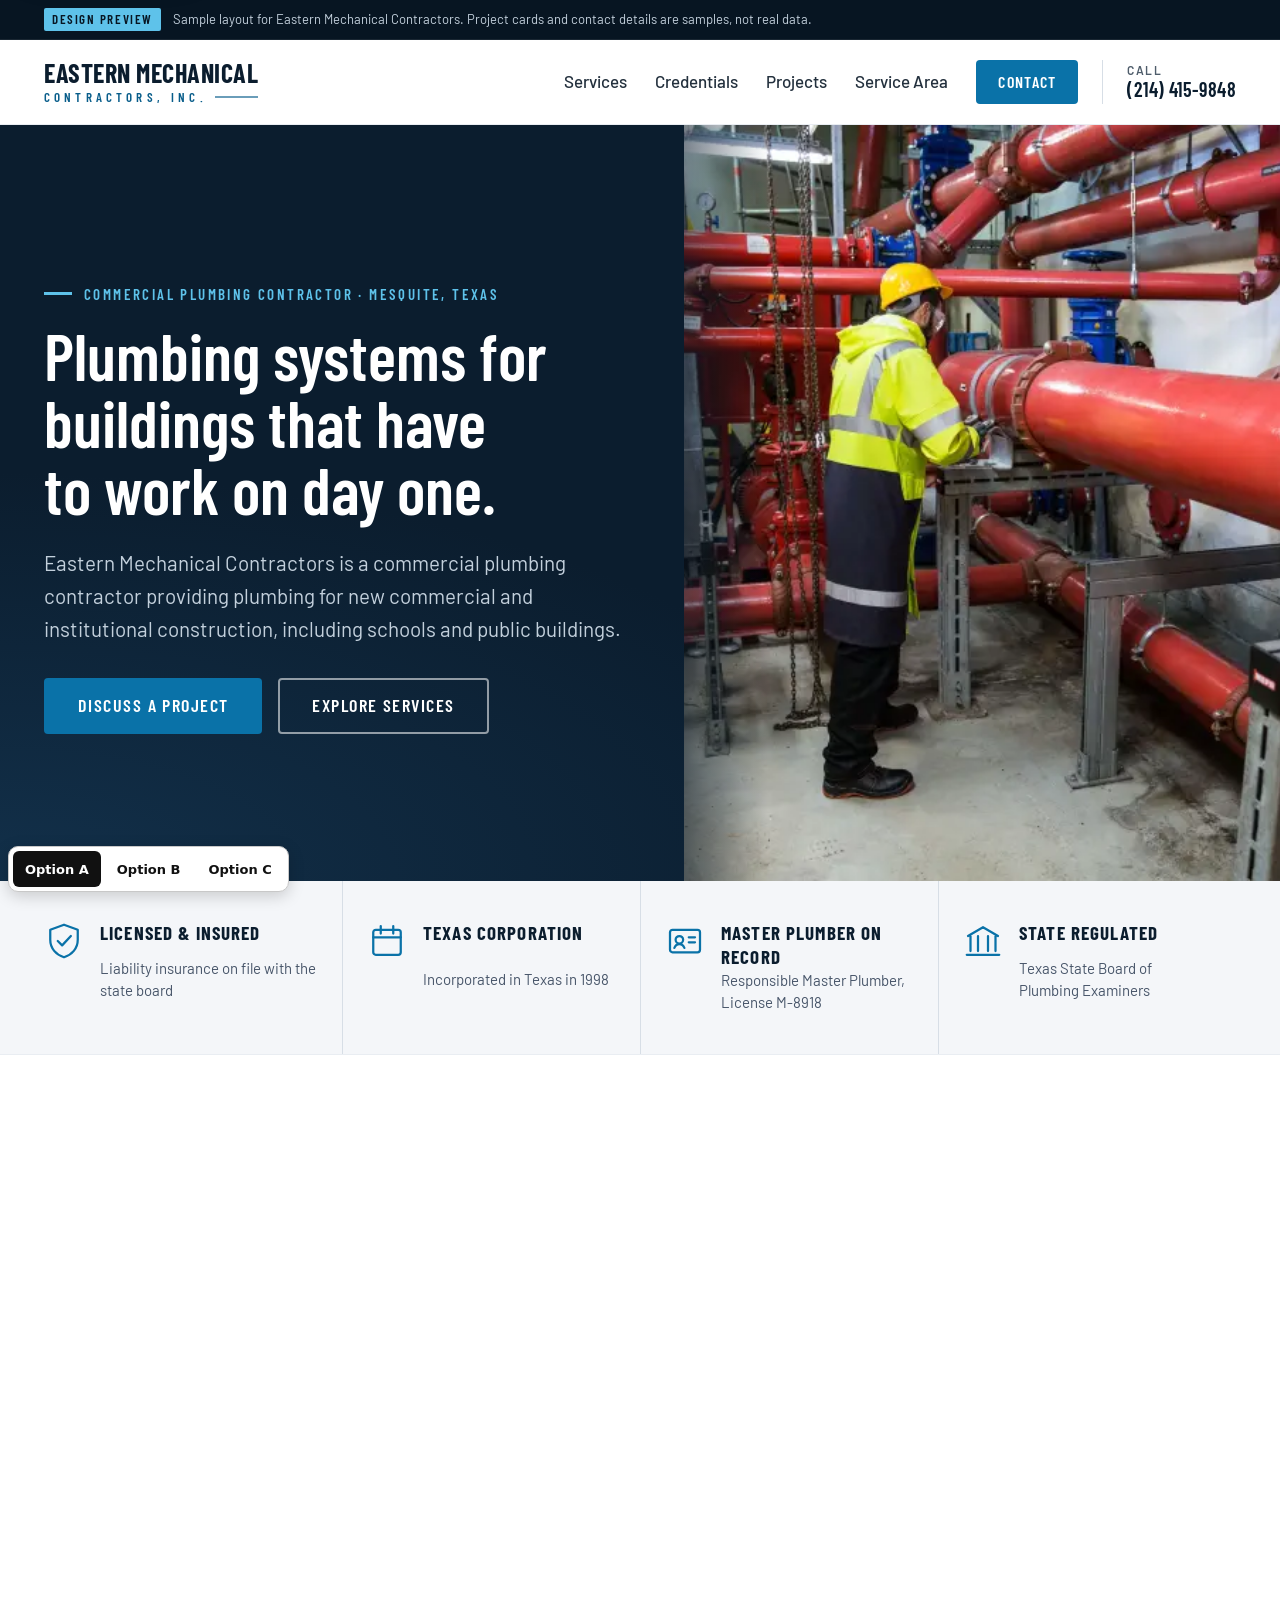
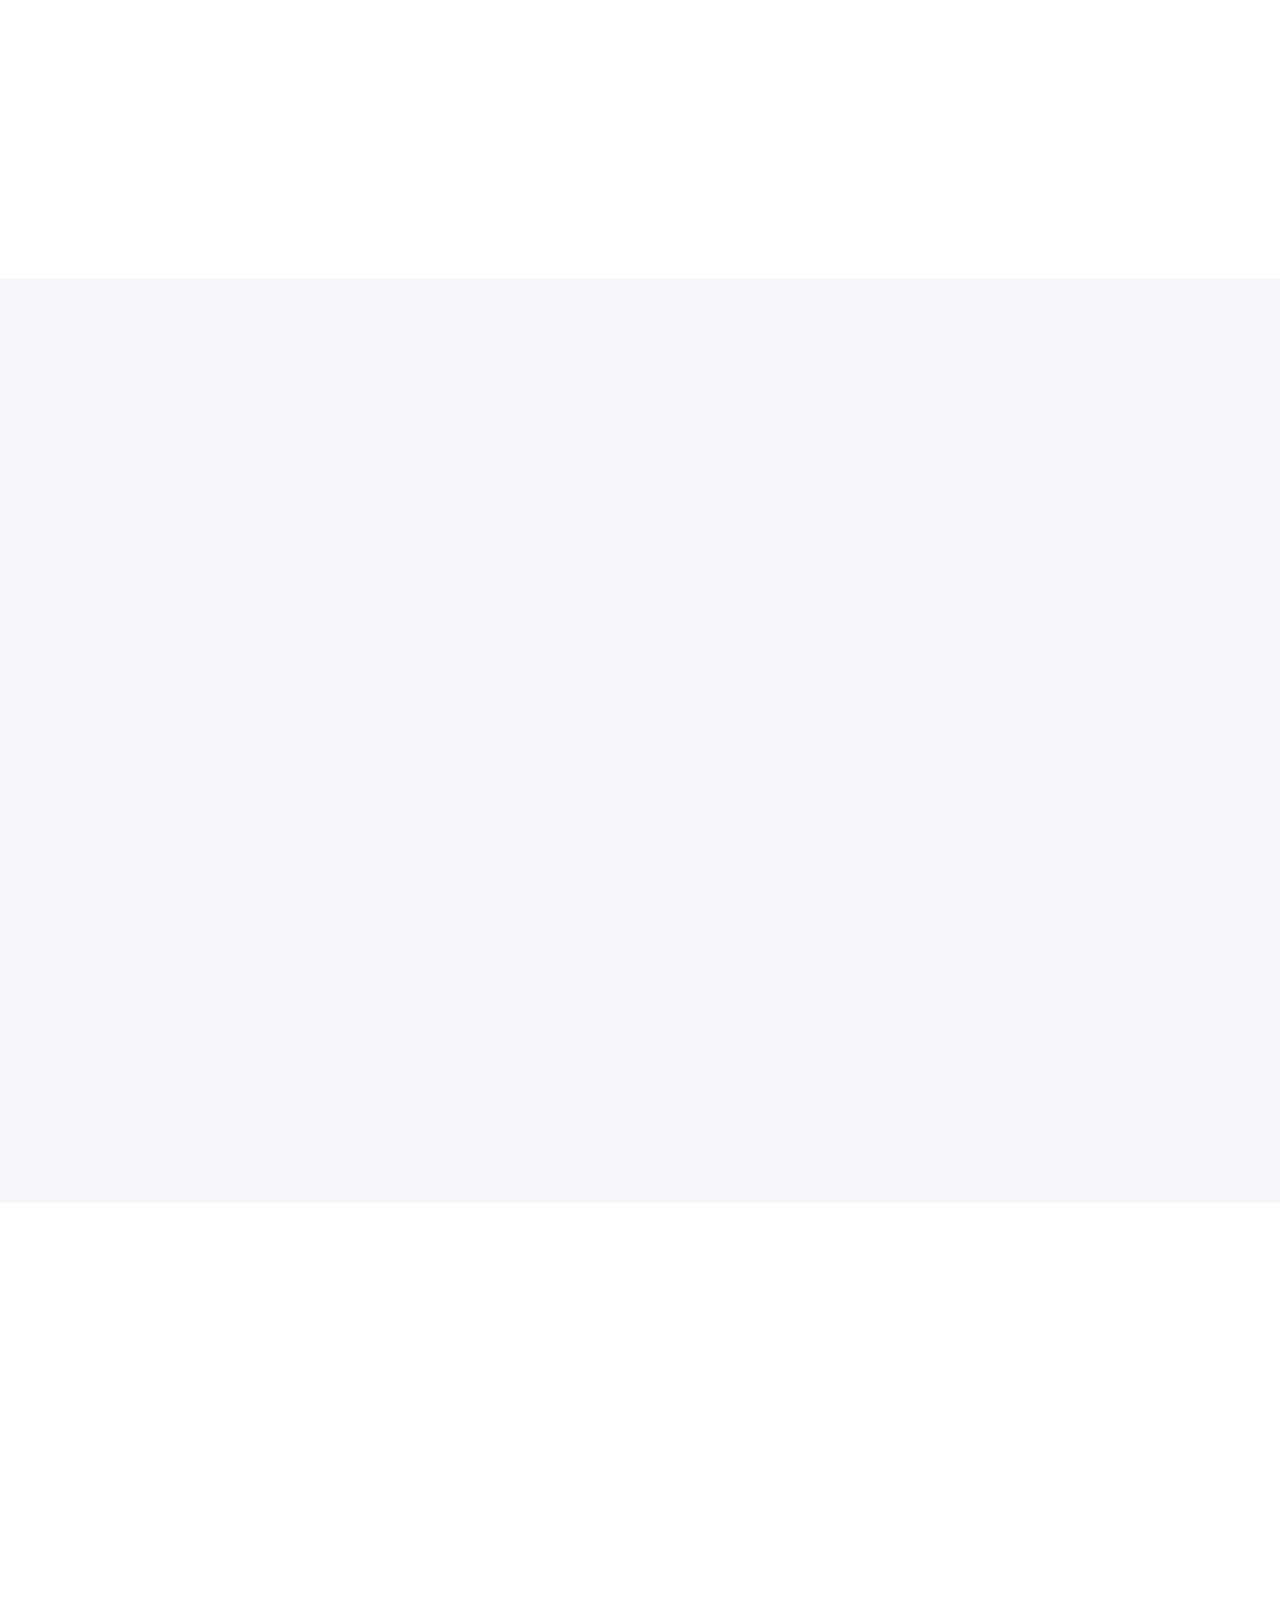
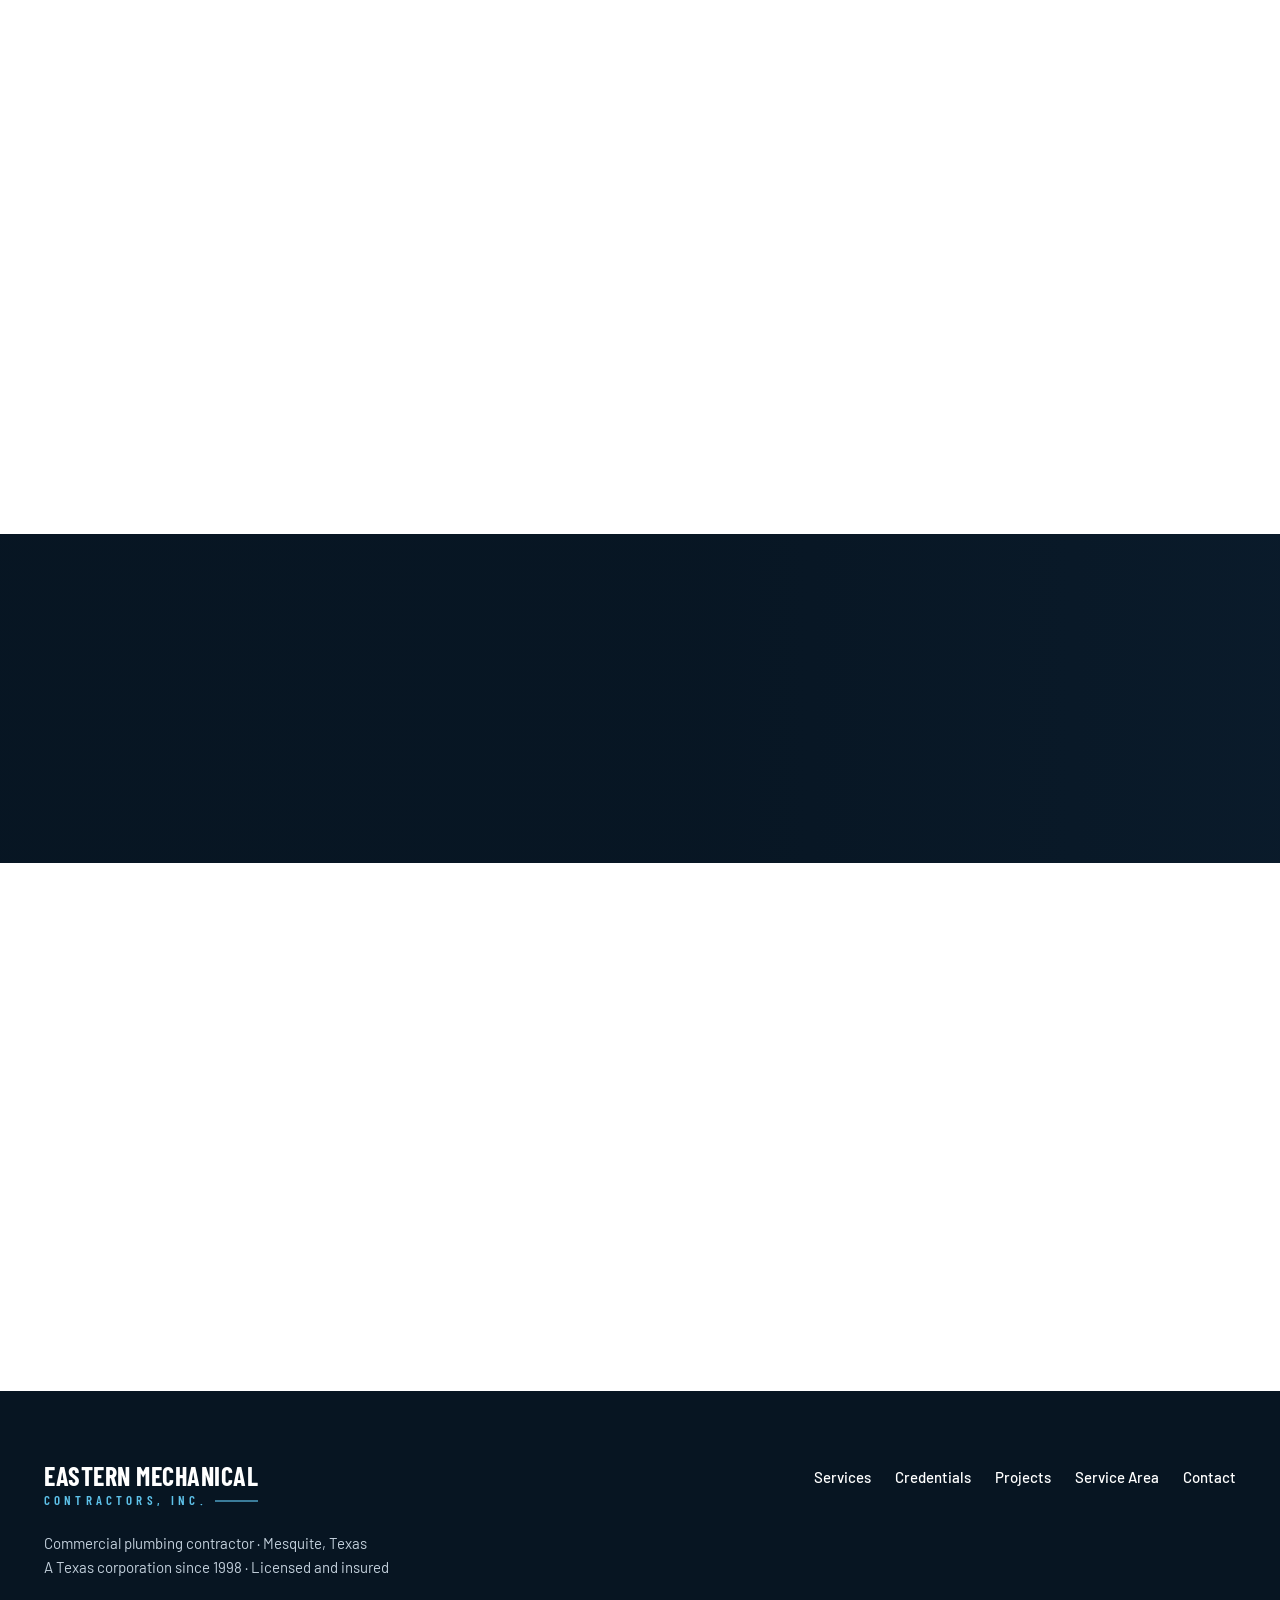
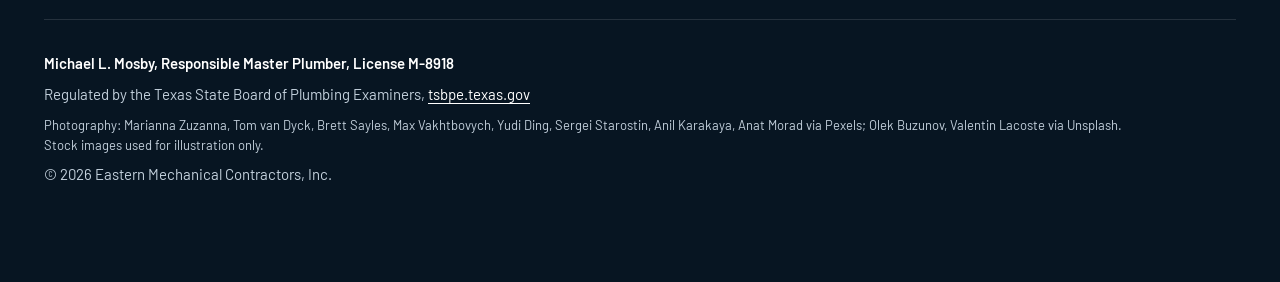
<file: index.html>
<!doctype html>
<html lang="en">
<head>
<meta charset="utf-8">
<meta name="viewport" content="width=device-width, initial-scale=1">
<meta name="robots" content="noindex, nofollow">
<meta http-equiv="refresh" content="0; url=option-a/">
<title>Eastern Mechanical Contractors: design preview</title>
<style>
  body{margin:0;min-height:100vh;display:grid;place-items:center;background:#f4f5f7;color:#16202b;font:16px/1.5 system-ui,-apple-system,"Segoe UI",Roboto,sans-serif}
  main{padding:24px;text-align:center}
  a{color:#0b4ea2;font-weight:600}
  a:focus-visible{outline:3px solid #0b4ea2;outline-offset:3px}
</style>
</head>
<body>
<main>
  <h1 style="font-size:1.25rem;margin:0 0 .5rem">Eastern Mechanical Contractors: design preview</h1>
  <p style="margin:0">Opening Option A. <a href="option-a/">Continue to the design options</a></p>
</main>
</body>
</html>
</file>
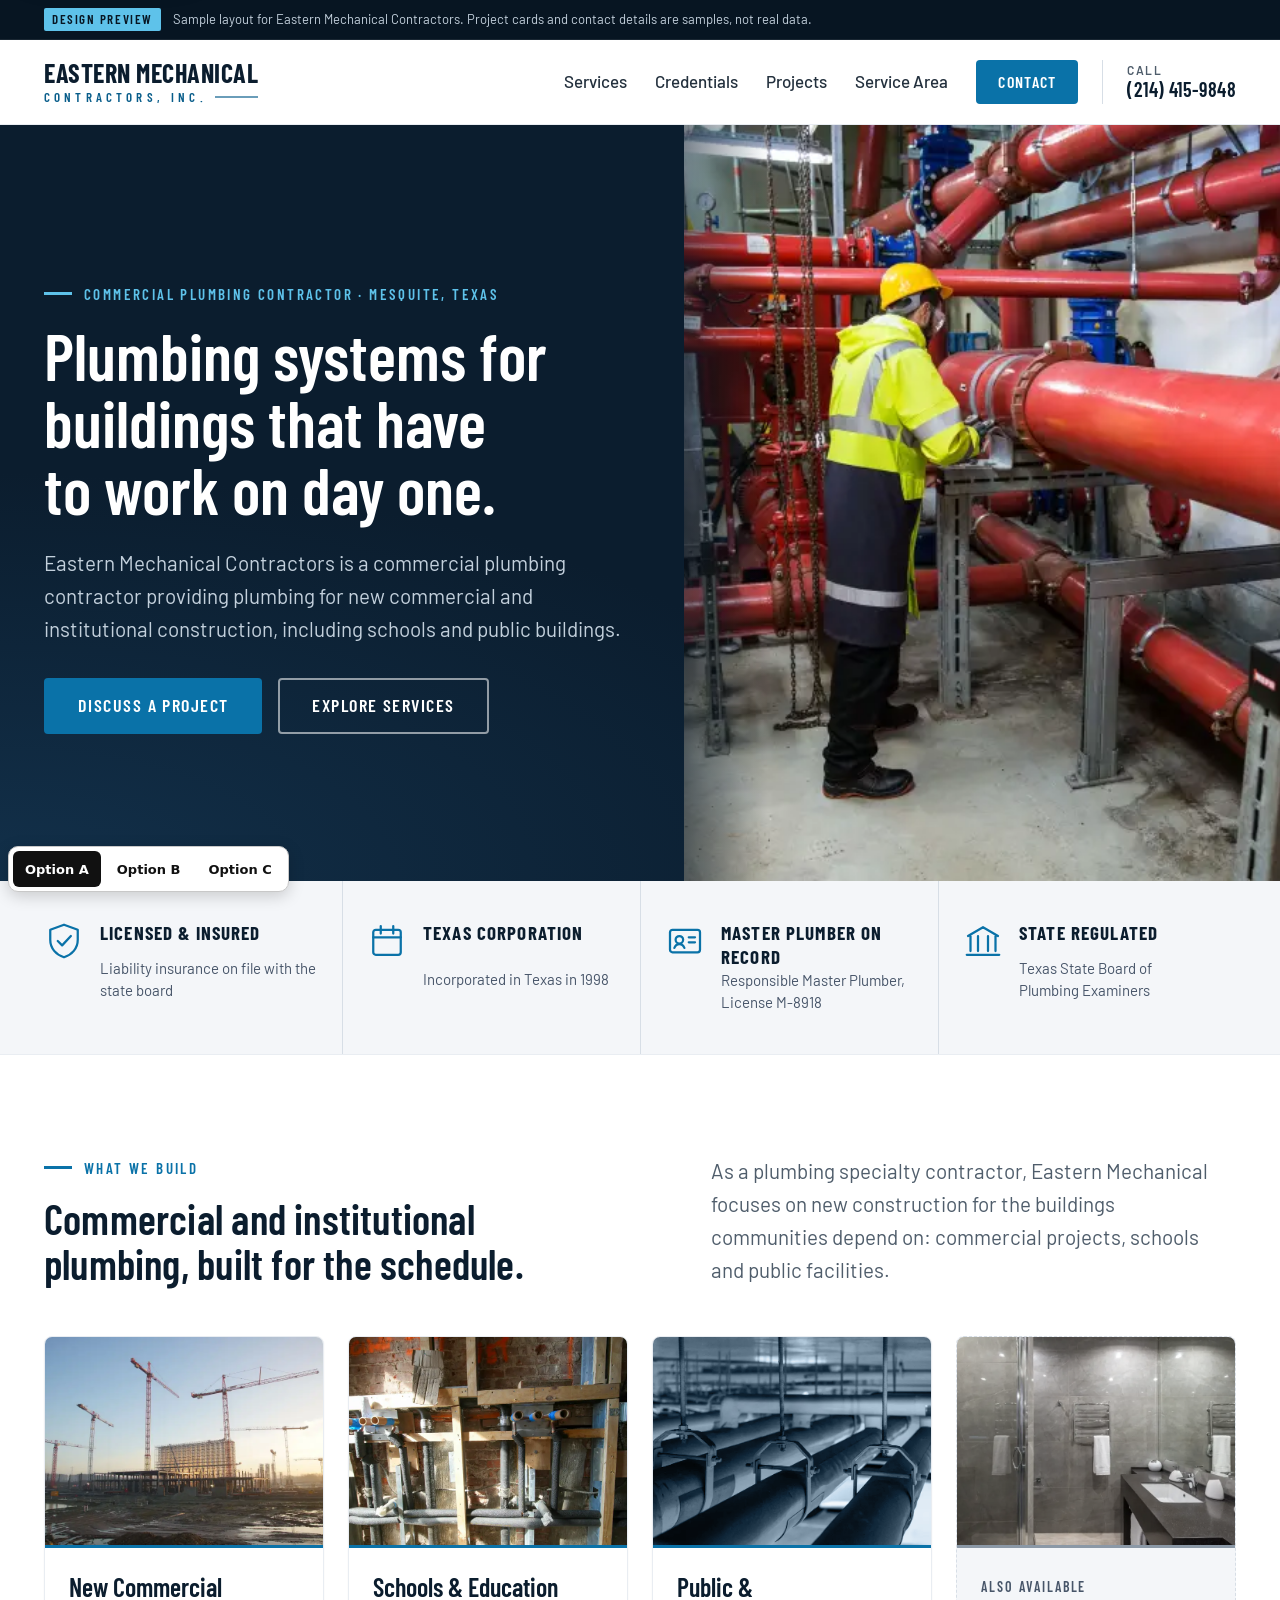
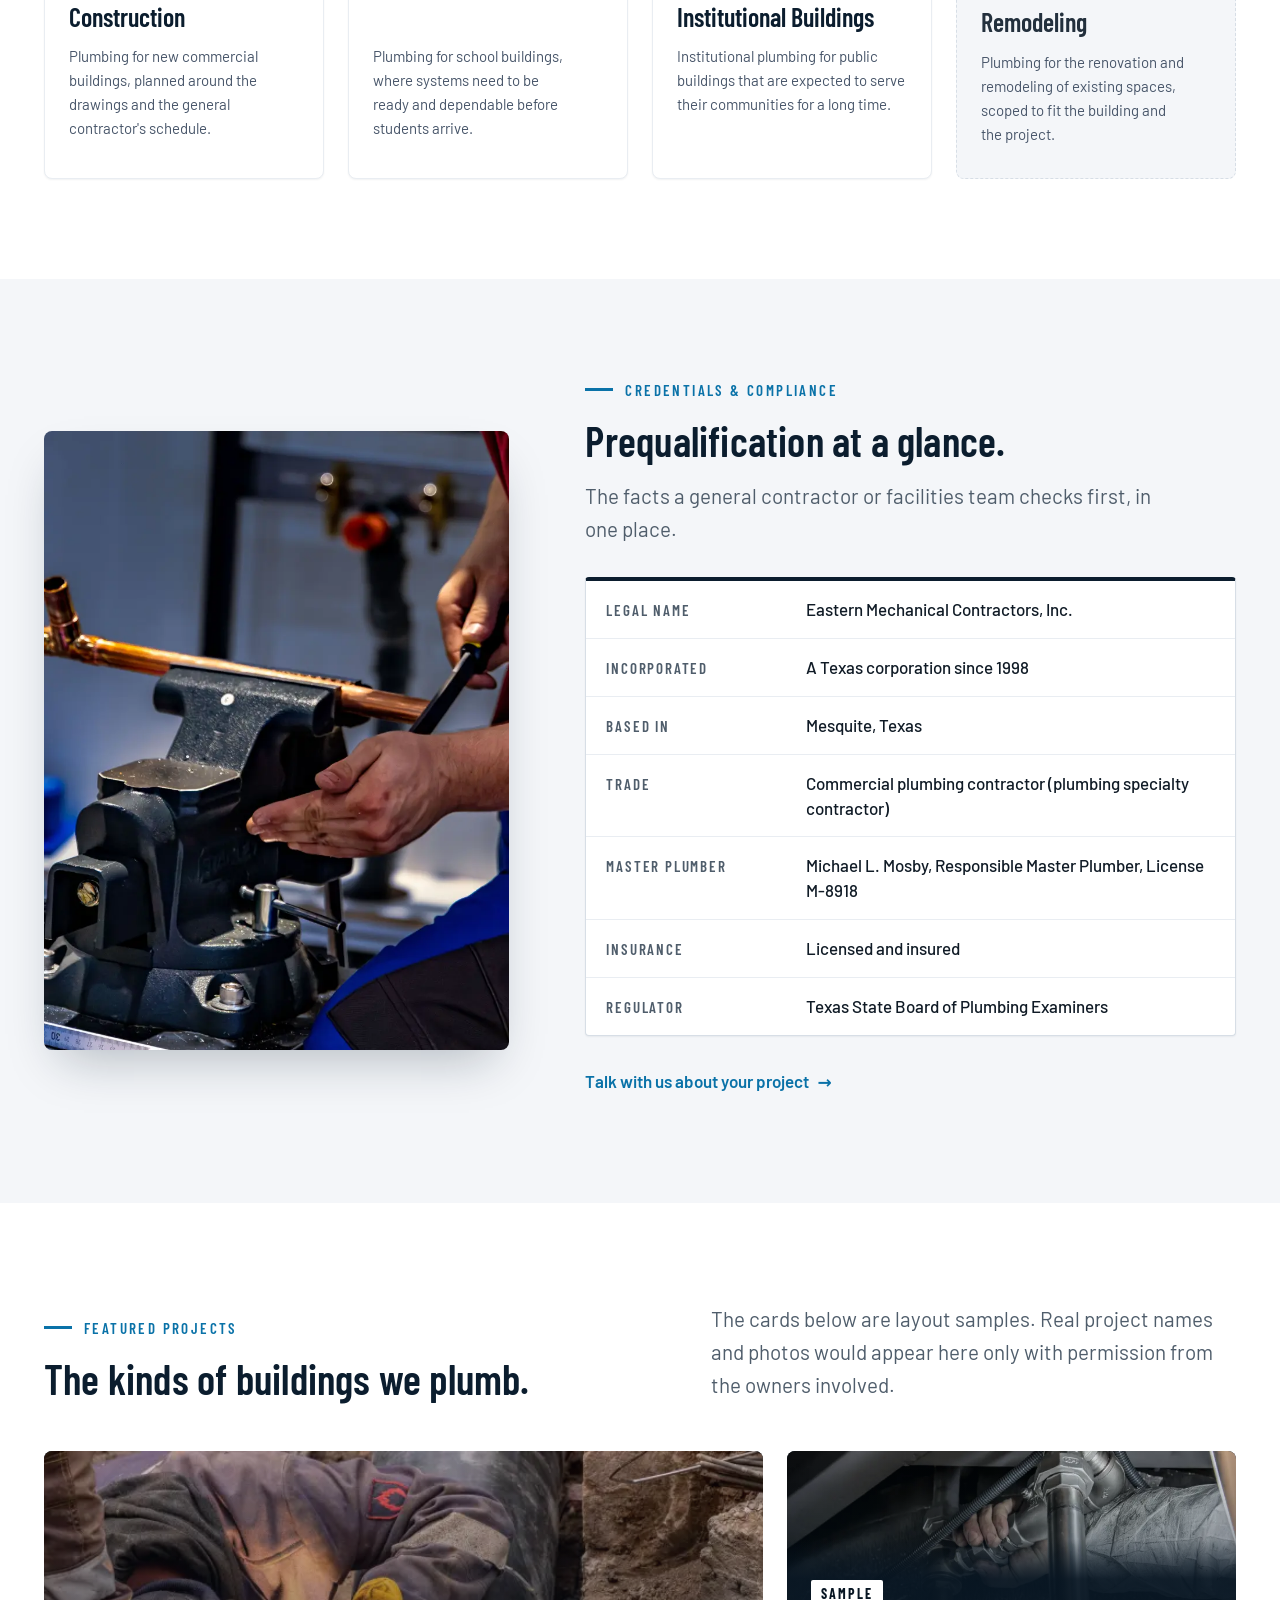
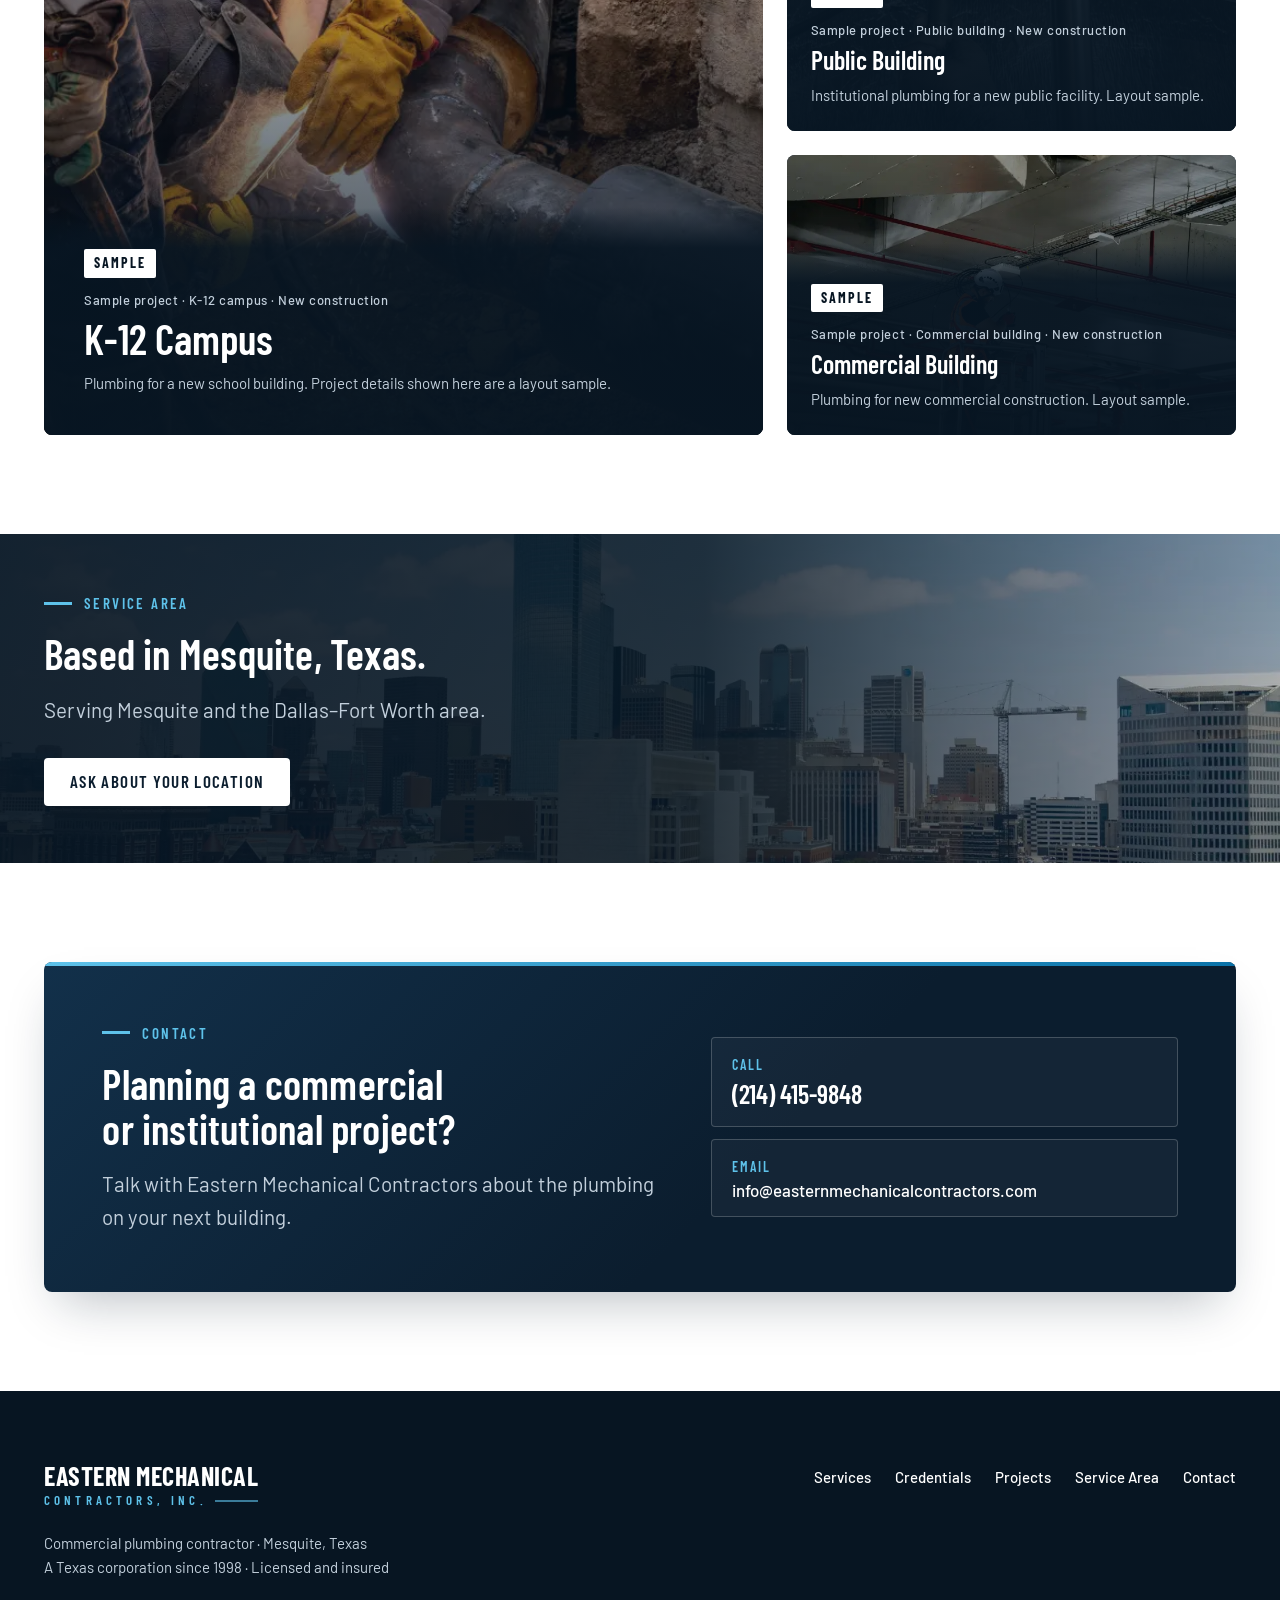
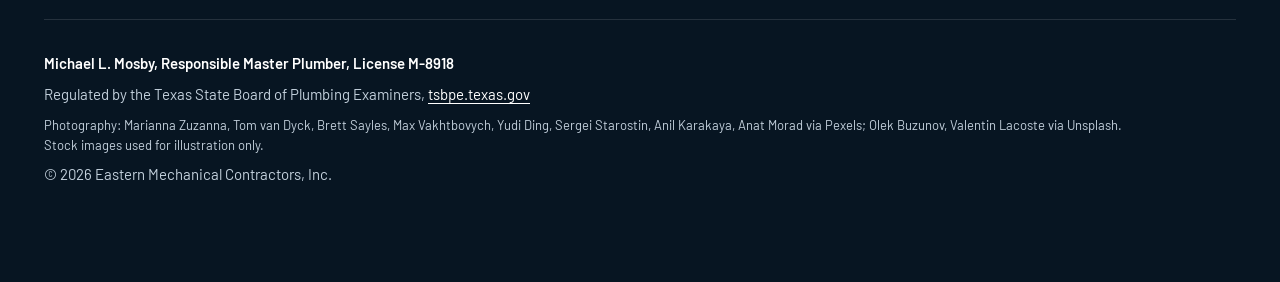
<file: option-a/index.html>
<!DOCTYPE html>
<!--
  OPTION A: "TD, local scale"
  Concept: a corporate-clean commercial plumbing contractor site (white and light-gray canvas, deep steel navy and one cool
  blue accent, condensed industrial headings) that makes Eastern Mechanical read like a large, organized firm a general
  contractor or school facilities manager would shortlist.
  Look at first: the split hero (navy headline panel beside the mechanical-room photo) and the credentials strip right
  under it, then the "Prequalification at a glance" sheet in the Credentials section.
-->
<html lang="en">
<head>
  <meta charset="utf-8">
  <meta name="viewport" content="width=device-width, initial-scale=1">
  <meta name="robots" content="noindex, nofollow">
  <title>Eastern Mechanical Contractors, Inc. | Commercial Plumbing Contractor, Mesquite, Texas</title>
  <meta name="description" content="Eastern Mechanical Contractors, Inc. is a commercial plumbing contractor in Mesquite, Texas, providing plumbing for new commercial and institutional construction, including schools and public buildings.">
  <meta name="theme-color" content="#0b1d2e">
  <link rel="preconnect" href="https://fonts.googleapis.com">
  <link rel="preconnect" href="https://fonts.gstatic.com" crossorigin>
  <link rel="stylesheet" href="https://fonts.googleapis.com/css2?family=Barlow+Condensed:wght@500;600;700&family=Barlow:wght@400;500;600&display=swap">
  <link rel="stylesheet" href="styles.css">
  <script src="main.js" defer></script>
</head>
<body>
  <a class="skip-link" href="#main">Skip to main content</a>

  <header class="site-header" id="top">
    <div class="preview-bar" role="note">
      <div class="container preview-bar__inner">
        <span class="preview-bar__tag">Design preview</span>
        <span>Sample layout for Eastern Mechanical Contractors. Project cards and contact details are samples, not real data.</span>
      </div>
    </div>
    <div class="site-header__bar">
    <div class="container site-header__inner">
      <a class="brand" href="#top" aria-label="Eastern Mechanical Contractors, Inc., back to top">
        <span class="brand__name">Eastern Mechanical</span>
        <span class="brand__sub">Contractors, Inc.</span>
      </a>

      <button class="nav-toggle" type="button" aria-expanded="false" aria-controls="primary-nav">
        <span class="nav-toggle__bars" aria-hidden="true"></span>
        <span class="nav-toggle__label">Menu</span>
      </button>

      <nav class="primary-nav" id="primary-nav" aria-label="Primary">
        <ul class="primary-nav__list">
          <li><a href="#services">Services</a></li>
          <li><a href="#credentials">Credentials</a></li>
          <li><a href="#projects">Projects</a></li>
          <li><a href="#service-area">Service Area</a></li>
          <li class="primary-nav__cta-item"><a class="btn btn--primary btn--sm" href="#contact">Contact</a></li>
        </ul>
      </nav>

      <!-- PLACEHOLDER -->
      <a class="header-phone" href="tel:+12144159848">
        <span class="header-phone__label">Call</span>
        <span class="header-phone__number">(214) 415-9848</span>
      </a>
      <!-- /PLACEHOLDER -->
    </div>
    </div>
  </header>

  <main id="main">
    <!-- HERO -->
    <section class="hero" aria-labelledby="hero-title">
      <div class="hero__inner">
        <div class="hero__content">
          <p class="eyebrow eyebrow--light">Commercial Plumbing Contractor &middot; Mesquite, Texas</p>
          <h1 class="hero__title" id="hero-title">Plumbing systems for buildings that have to work on day&nbsp;one.</h1>
          <p class="hero__lead">Eastern Mechanical Contractors is a commercial plumbing contractor providing plumbing for new commercial and institutional construction, including schools and public buildings.</p>
          <div class="hero__actions">
            <a class="btn btn--primary btn--lg" href="#contact">Discuss a project</a>
            <a class="btn btn--outline-light btn--lg" href="#services">Explore services</a>
          </div>
        </div>
        <figure class="hero__media">
          <img
            src="../assets/img/mech-room-fire-piping-inspection-01-1600.webp"
            srcset="../assets/img/mech-room-fire-piping-inspection-01-800.webp 800w,
                    ../assets/img/mech-room-fire-piping-inspection-01-1600.webp 1600w,
                    ../assets/img/mech-room-fire-piping-inspection-01-2400.webp 2400w"
            sizes="(min-width: 960px) 60vw, 100vw"
            width="2400" height="1600"
            alt="Technician in a hard hat inspecting large red steel piping and valves in a commercial mechanical room"
            fetchpriority="high" decoding="async">
        </figure>
      </div>
    </section>

    <!-- CREDENTIALS STRIP -->
    <section class="cred-strip" aria-label="Credentials at a glance">
      <div class="container">
        <ul class="cred-strip__list">
          <li class="cred-item">
            <svg class="cred-item__icon" viewBox="0 0 32 32" aria-hidden="true" focusable="false"><path d="M16 3 5 7v8c0 7 4.7 12 11 14 6.3-2 11-7 11-14V7L16 3Z" fill="none" stroke="currentColor" stroke-width="1.8" stroke-linejoin="round"/><path d="m11 16 3.5 3.5L21.5 12" fill="none" stroke="currentColor" stroke-width="1.8" stroke-linecap="round" stroke-linejoin="round"/></svg>
            <span class="cred-item__title">Licensed &amp; Insured</span>
            <span class="cred-item__text">Liability insurance on file with the state board</span>
          </li>
          <li class="cred-item">
            <svg class="cred-item__icon" viewBox="0 0 32 32" aria-hidden="true" focusable="false"><rect x="5" y="7" width="22" height="20" rx="2" fill="none" stroke="currentColor" stroke-width="1.8"/><path d="M5 13h22M11 4v6M21 4v6" fill="none" stroke="currentColor" stroke-width="1.8" stroke-linecap="round"/></svg>
            <span class="cred-item__title">Texas Corporation</span>
            <span class="cred-item__text">Incorporated in Texas in 1998</span>
          </li>
          <li class="cred-item">
            <svg class="cred-item__icon" viewBox="0 0 32 32" aria-hidden="true" focusable="false"><rect x="4" y="7" width="24" height="18" rx="2" fill="none" stroke="currentColor" stroke-width="1.8"/><circle cx="11.5" cy="15" r="3" fill="none" stroke="currentColor" stroke-width="1.8"/><path d="M7.5 21.5c.8-2 2.3-3 4-3s3.2 1 4 3M19 13h5M19 17h5" fill="none" stroke="currentColor" stroke-width="1.8" stroke-linecap="round"/></svg>
            <span class="cred-item__title">Master Plumber on Record</span>
            <!-- PLACEHOLDER -->
            <span class="cred-item__text">Responsible Master Plumber, License <span class="nowrap">M-8918</span></span>
            <!-- /PLACEHOLDER -->
          </li>
          <li class="cred-item">
            <svg class="cred-item__icon" viewBox="0 0 32 32" aria-hidden="true" focusable="false"><path d="M4 12 16 5l12 7M6 12v12M12 12v12M20 12v12M26 12v12M3 27h26" fill="none" stroke="currentColor" stroke-width="1.8" stroke-linecap="round" stroke-linejoin="round"/></svg>
            <span class="cred-item__title">State Regulated</span>
            <span class="cred-item__text">Texas State Board of Plumbing Examiners</span>
          </li>
        </ul>
      </div>
    </section>

    <!-- SERVICES / SECTORS -->
    <section class="section services" id="services" aria-labelledby="services-title">
      <div class="container">
        <div class="section-head section-head--split reveal">
          <div>
            <p class="eyebrow">What we build</p>
            <h2 class="section-title" id="services-title">Commercial and institutional plumbing, built for the schedule.</h2>
          </div>
          <p class="section-intro">As a plumbing specialty contractor, Eastern Mechanical focuses on new construction for the buildings communities depend on: commercial projects, schools and public facilities.</p>
        </div>

        <div class="service-grid">
          <article class="service-card reveal">
            <div class="service-card__media">
              <img
                src="../assets/img/commercial-construction-cranes-01-800.webp"
                srcset="../assets/img/commercial-construction-cranes-01-800.webp 800w,
                        ../assets/img/commercial-construction-cranes-01-1600.webp 1600w,
                        ../assets/img/commercial-construction-cranes-01-2400.webp 2400w"
                sizes="(min-width: 1280px) 300px, (min-width: 640px) 45vw, 100vw"
                width="2400" height="1600" loading="lazy" decoding="async"
                alt="Large commercial building under construction with tower cranes at sunrise">
            </div>
            <div class="service-card__body">
              <h3 class="service-card__title">New Commercial Construction</h3>
              <p>Plumbing for new commercial buildings, planned around the drawings and the general contractor's schedule.</p>
            </div>
          </article>

          <article class="service-card reveal">
            <div class="service-card__media">
              <img
                src="../assets/img/rough-in-wall-framing-01-800.webp"
                srcset="../assets/img/rough-in-wall-framing-01-800.webp 800w,
                        ../assets/img/rough-in-wall-framing-01-1600.webp 1600w,
                        ../assets/img/rough-in-wall-framing-01-2400.webp 2400w"
                sizes="(min-width: 1280px) 300px, (min-width: 640px) 45vw, 100vw"
                width="2400" height="3200" loading="lazy" decoding="async"
                alt="Plumbing rough-in with copper stub-outs and insulated lines inside a framed wall">
            </div>
            <div class="service-card__body">
              <h3 class="service-card__title">Schools &amp; Education</h3>
              <p>Plumbing for school buildings, where systems need to be ready and dependable before students arrive.</p>
            </div>
          </article>

          <article class="service-card reveal">
            <div class="service-card__media service-card__media--tint">
              <img
                src="../assets/img/commercial-pipe-hangers-bw-01-800.webp"
                srcset="../assets/img/commercial-pipe-hangers-bw-01-800.webp 800w,
                        ../assets/img/commercial-pipe-hangers-bw-01-1600.webp 1600w,
                        ../assets/img/commercial-pipe-hangers-bw-01-2400.webp 2400w"
                sizes="(min-width: 1280px) 300px, (min-width: 640px) 45vw, 100vw"
                width="2400" height="1600" loading="lazy" decoding="async"
                alt="Insulated pipes supported by steel hangers beneath a commercial ceiling">
            </div>
            <div class="service-card__body">
              <h3 class="service-card__title">Public &amp; Institutional Buildings</h3>
              <p>Institutional plumbing for public buildings that are expected to serve their communities for a long time.</p>
            </div>
          </article>

          <!-- PLACEHOLDER: Remodeling service card (generic copy, to be confirmed by the client) -->
          <article class="service-card service-card--secondary reveal">
            <div class="service-card__media">
              <img
                src="../assets/img/bathroom-remodel-vanity-02-800.webp"
                srcset="../assets/img/bathroom-remodel-vanity-02-800.webp 800w,
                        ../assets/img/bathroom-remodel-vanity-02-1600.webp 1600w,
                        ../assets/img/bathroom-remodel-vanity-02-2400.webp 2400w"
                sizes="(min-width: 1280px) 300px, (min-width: 640px) 45vw, 100vw"
                width="2400" height="1600" loading="lazy" decoding="async"
                alt="Modern bathroom remodel with large-format gray tile and an undermount sink">
            </div>
            <div class="service-card__body">
              <span class="service-card__tag">Also available</span>
              <h3 class="service-card__title">Remodeling</h3>
              <p>Plumbing for the renovation and remodeling of existing spaces, scoped to fit the building and the project.</p>
            </div>
          </article>
          <!-- /PLACEHOLDER -->
        </div>
      </div>
    </section>

    <!-- CREDENTIALS & COMPLIANCE -->
    <section class="section credentials" id="credentials" aria-labelledby="credentials-title">
      <div class="container credentials__grid">
        <figure class="credentials__media reveal">
          <img
            src="../assets/img/copper-pipe-bending-01-800.webp"
            srcset="../assets/img/copper-pipe-bending-01-800.webp 800w,
                    ../assets/img/copper-pipe-bending-01-1600.webp 1600w"
            sizes="(min-width: 960px) 420px, 100vw"
            width="1600" height="2400" loading="lazy" decoding="async"
            alt="Copper pipe with a soldered tee clamped in a bench vise as a plumber works it">
        </figure>

        <div class="credentials__content reveal">
          <p class="eyebrow">Credentials &amp; compliance</p>
          <h2 class="section-title" id="credentials-title">Prequalification at a glance.</h2>
          <p class="section-intro">The facts a general contractor or facilities team checks first, in one place.</p>

          <dl class="spec-sheet">
            <div class="spec-sheet__row">
              <dt>Legal name</dt>
              <dd>Eastern Mechanical Contractors, Inc.</dd>
            </div>
            <div class="spec-sheet__row">
              <dt>Incorporated</dt>
              <dd>A Texas corporation since 1998</dd>
            </div>
            <div class="spec-sheet__row">
              <dt>Based in</dt>
              <dd>Mesquite, Texas</dd>
            </div>
            <div class="spec-sheet__row">
              <dt>Trade</dt>
              <dd>Commercial plumbing contractor (plumbing specialty contractor)</dd>
            </div>
            <!-- PLACEHOLDER -->
            <div class="spec-sheet__row">
              <dt>Master plumber</dt>
              <dd>Michael L. Mosby, Responsible Master Plumber, License <span class="nowrap">M-8918</span></dd>
            </div>
            <!-- /PLACEHOLDER -->
            <div class="spec-sheet__row">
              <dt>Insurance</dt>
              <dd>Licensed and insured</dd>
            </div>
            <div class="spec-sheet__row">
              <dt>Regulator</dt>
              <dd>Texas State Board of Plumbing Examiners</dd>
            </div>
          </dl>

          <a class="text-link" href="#contact">Talk with us about your project <span aria-hidden="true">&rarr;</span></a>
        </div>
      </div>
    </section>

    <!-- SAMPLE PROJECTS -->
    <section class="section projects" id="projects" aria-labelledby="projects-title">
      <div class="container">
        <div class="section-head section-head--split reveal">
          <div>
            <p class="eyebrow">Featured projects</p>
            <h2 class="section-title" id="projects-title">The kinds of buildings we plumb.</h2>
          </div>
          <p class="section-intro">The cards below are layout samples. Real project names and photos would appear here only with permission from the owners involved.</p>
        </div>

        <!-- PLACEHOLDER: Sample project cards (no names, values, dates or counts) -->
        <div class="project-grid">
          <article class="project-card project-card--feature reveal">
            <img
              src="../assets/img/pipe-welding-trench-01-1600.webp"
              srcset="../assets/img/pipe-welding-trench-01-800.webp 800w,
                      ../assets/img/pipe-welding-trench-01-1600.webp 1600w,
                      ../assets/img/pipe-welding-trench-01-2400.webp 2400w"
              sizes="(min-width: 960px) 60vw, 100vw"
              width="2400" height="1600" loading="lazy" decoding="async"
              alt="Welder joining sections of large steel pipe in an excavation, sparks flying">
            <div class="project-card__body">
              <span class="badge">Sample</span>
              <p class="project-card__meta">Sample project &middot; K-12 campus &middot; New construction</p>
              <h3 class="project-card__title">K-12 Campus</h3>
              <p class="project-card__text">Plumbing for a new school building. Project details shown here are a layout sample.</p>
            </div>
          </article>

          <article class="project-card reveal">
            <img
              src="../assets/img/pipe-fitting-hands-01-800.webp"
              srcset="../assets/img/pipe-fitting-hands-01-800.webp 800w,
                      ../assets/img/pipe-fitting-hands-01-1600.webp 1600w,
                      ../assets/img/pipe-fitting-hands-01-2400.webp 2400w"
              sizes="(min-width: 960px) 30vw, 100vw"
              width="2400" height="1600" loading="lazy" decoding="async"
              alt="Plumber's hands tightening a brass fitting on stainless steel water piping">
            <div class="project-card__body">
              <span class="badge">Sample</span>
              <p class="project-card__meta">Sample project &middot; Public building &middot; New construction</p>
              <h3 class="project-card__title">Public Building</h3>
              <p class="project-card__text">Institutional plumbing for a new public facility. Layout sample.</p>
            </div>
          </article>

          <article class="project-card reveal">
            <img
              src="../assets/img/commercial-ceiling-piping-lift-01-800.webp"
              srcset="../assets/img/commercial-ceiling-piping-lift-01-800.webp 800w,
                      ../assets/img/commercial-ceiling-piping-lift-01-1600.webp 1600w,
                      ../assets/img/commercial-ceiling-piping-lift-01-2400.webp 2400w"
              sizes="(min-width: 960px) 30vw, 100vw"
              width="2400" height="1600" loading="lazy" decoding="async"
              alt="Tradesman on a lift working overhead among red piping in a commercial building">
            <div class="project-card__body">
              <span class="badge">Sample</span>
              <p class="project-card__meta">Sample project &middot; Commercial building &middot; New construction</p>
              <h3 class="project-card__title">Commercial Building</h3>
              <p class="project-card__text">Plumbing for new commercial construction. Layout sample.</p>
            </div>
          </article>
        </div>
        <!-- /PLACEHOLDER -->
      </div>
    </section>

    <!-- SERVICE AREA -->
    <section class="service-area" id="service-area" aria-labelledby="area-title">
      <img class="service-area__bg"
        src="../assets/img/dallas-skyline-day-01-1600.webp"
        srcset="../assets/img/dallas-skyline-day-01-800.webp 800w,
                ../assets/img/dallas-skyline-day-01-1600.webp 1600w,
                ../assets/img/dallas-skyline-day-01-2400.webp 2400w"
        sizes="100vw"
        width="2400" height="1350" loading="lazy" decoding="async"
        alt="Downtown Dallas skyline on a clear day with a tower crane on an active jobsite">
      <div class="container service-area__inner">
        <div class="service-area__panel reveal">
          <p class="eyebrow eyebrow--light">Service area</p>
          <h2 class="section-title section-title--light" id="area-title">Based in Mesquite, Texas.</h2>
          <!-- PLACEHOLDER -->
          <p class="service-area__text">Serving Mesquite and the Dallas&ndash;Fort Worth area.</p>
          <!-- /PLACEHOLDER -->
          <a class="btn btn--light" href="#contact">Ask about your location</a>
        </div>
      </div>
    </section>

    <!-- CLOSING CTA -->
    <section class="section cta" id="contact" aria-labelledby="cta-title">
      <div class="container">
        <div class="cta__panel reveal">
          <div class="cta__copy">
            <p class="eyebrow eyebrow--light">Contact</p>
            <h2 class="section-title section-title--light" id="cta-title">Planning a commercial or institutional project?</h2>
            <p class="cta__text">Talk with Eastern Mechanical Contractors about the plumbing on your next building.</p>
          </div>
          <!-- PLACEHOLDER: phone and email -->
          <div class="cta__actions">
            <a class="contact-link" href="tel:+12144159848">
              <span class="contact-link__label">Call</span>
              <span class="contact-link__value">(214) 415-9848</span>
            </a>
            <a class="contact-link" href="mailto:info@easternmechanicalcontractors.com">
              <span class="contact-link__label">Email</span>
              <span class="contact-link__value contact-link__value--email">info@easternmechanicalcontractors.com</span>
            </a>
          </div>
          <!-- /PLACEHOLDER -->
        </div>
      </div>
    </section>
  </main>

  <footer class="site-footer">
    <div class="container">
      <div class="site-footer__top">
        <div class="site-footer__brand">
          <p class="brand brand--footer">
            <span class="brand__name">Eastern Mechanical</span>
            <span class="brand__sub">Contractors, Inc.</span>
          </p>
          <p class="site-footer__tag">Commercial plumbing contractor &middot; Mesquite, Texas</p>
          <p class="site-footer__tag">A Texas corporation since 1998 &middot; Licensed and insured</p>
        </div>
        <nav class="site-footer__nav" aria-label="Footer">
          <ul>
            <li><a href="#services">Services</a></li>
            <li><a href="#credentials">Credentials</a></li>
            <li><a href="#projects">Projects</a></li>
            <li><a href="#service-area">Service Area</a></li>
            <li><a href="#contact">Contact</a></li>
          </ul>
        </nav>
      </div>

      <div class="site-footer__legal">
        <!-- PLACEHOLDER -->
        <p class="site-footer__license">Michael L. Mosby, Responsible Master Plumber, License <span class="nowrap">M-8918</span></p>
        <!-- /PLACEHOLDER -->
        <p>Regulated by the Texas State Board of Plumbing Examiners, <a href="https://tsbpe.texas.gov" rel="noopener">tsbpe.texas.gov</a></p>
        <p class="site-footer__credits">Photography: Marianna Zuzanna, Tom van Dyck, Brett Sayles, Max Vakhtbovych, Yudi Ding, Sergei Starostin, Anil Karakaya, Anat Morad via Pexels; Olek Buzunov, Valentin Lacoste via Unsplash. Stock images used for illustration only.</p>
        <p>&copy; 2026 Eastern Mechanical Contractors, Inc.</p>
      </div>
    </div>
  </footer>
<!-- REMOVE AT LAUNCH: option switcher -->
<style class="pv-style">
html{scroll-padding-bottom:80px}
.pv-switch .pv-link:focus-visible{outline:3px solid #1a5fd0;outline-offset:2px}
.pv-switch .pv-link:not([aria-current]):hover{background:#e8e8e8!important}
@media (max-width:600px){.pv-switch .pv-link{min-height:44px!important}}
@media print{.pv-switch{display:none!important}}
</style>
<nav class="pv-switch" aria-label="Design options" style="position:fixed;left:8px;bottom:8px;z-index:9999;display:flex;gap:4px;padding:4px;background:#fff;border:1px solid #c8c8c8;border-radius:10px;box-shadow:0 4px 16px rgba(0,0,0,.18);font:13px system-ui,-apple-system,'Segoe UI',Roboto,sans-serif;color:#111;margin:0">
<a class="pv-link" href="../option-a/" aria-current="page" style="display:inline-flex;align-items:center;justify-content:center;min-height:36px;padding:0 12px;border-radius:6px;font:600 13px/1 system-ui,-apple-system,'Segoe UI',Roboto,sans-serif;text-decoration:none;letter-spacing:0;white-space:nowrap;background:#111;color:#fff;">Option A</a>
<a class="pv-link" href="../option-b/" style="display:inline-flex;align-items:center;justify-content:center;min-height:36px;padding:0 12px;border-radius:6px;font:600 13px/1 system-ui,-apple-system,'Segoe UI',Roboto,sans-serif;text-decoration:none;letter-spacing:0;white-space:nowrap;background:transparent;color:#111;">Option B</a>
<a class="pv-link" href="../option-c/" style="display:inline-flex;align-items:center;justify-content:center;min-height:36px;padding:0 12px;border-radius:6px;font:600 13px/1 system-ui,-apple-system,'Segoe UI',Roboto,sans-serif;text-decoration:none;letter-spacing:0;white-space:nowrap;background:transparent;color:#111;">Option C</a>
</nav>
<!-- /REMOVE AT LAUNCH -->
</body>
</html>
</file>
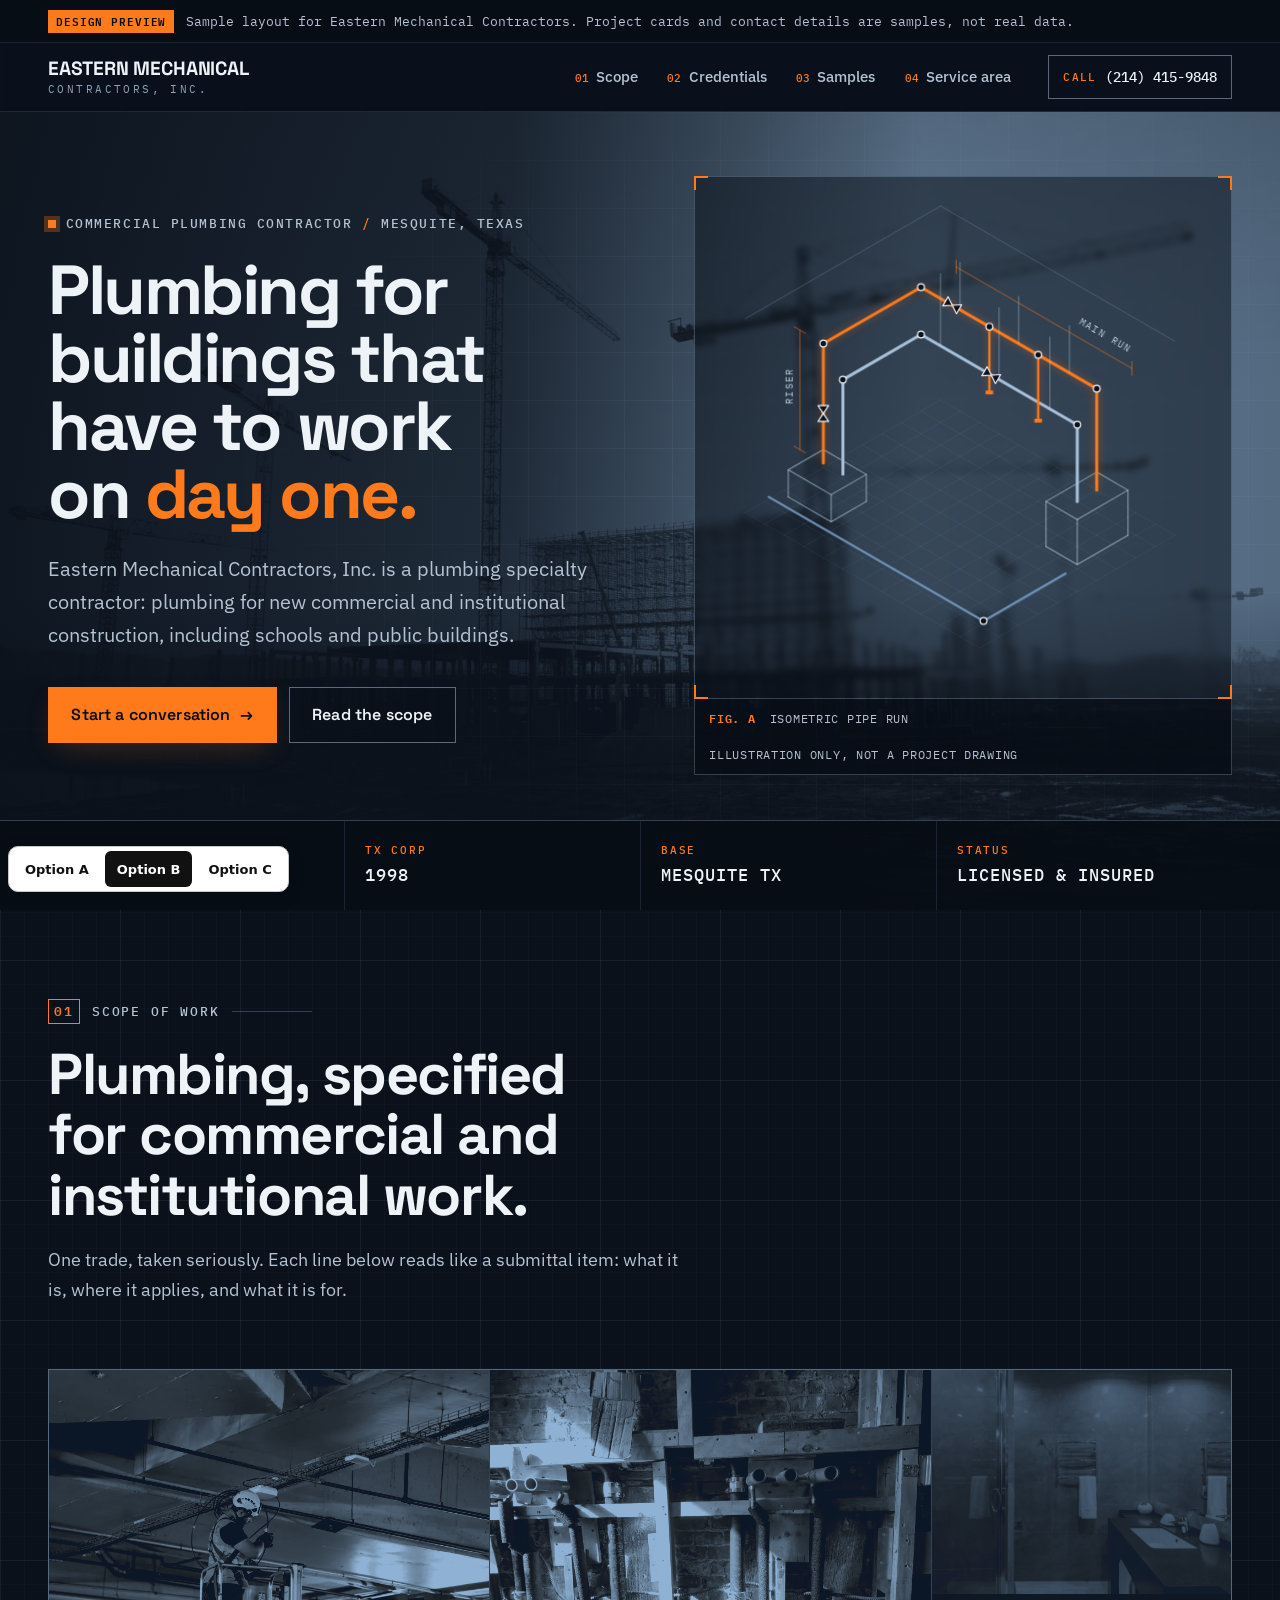
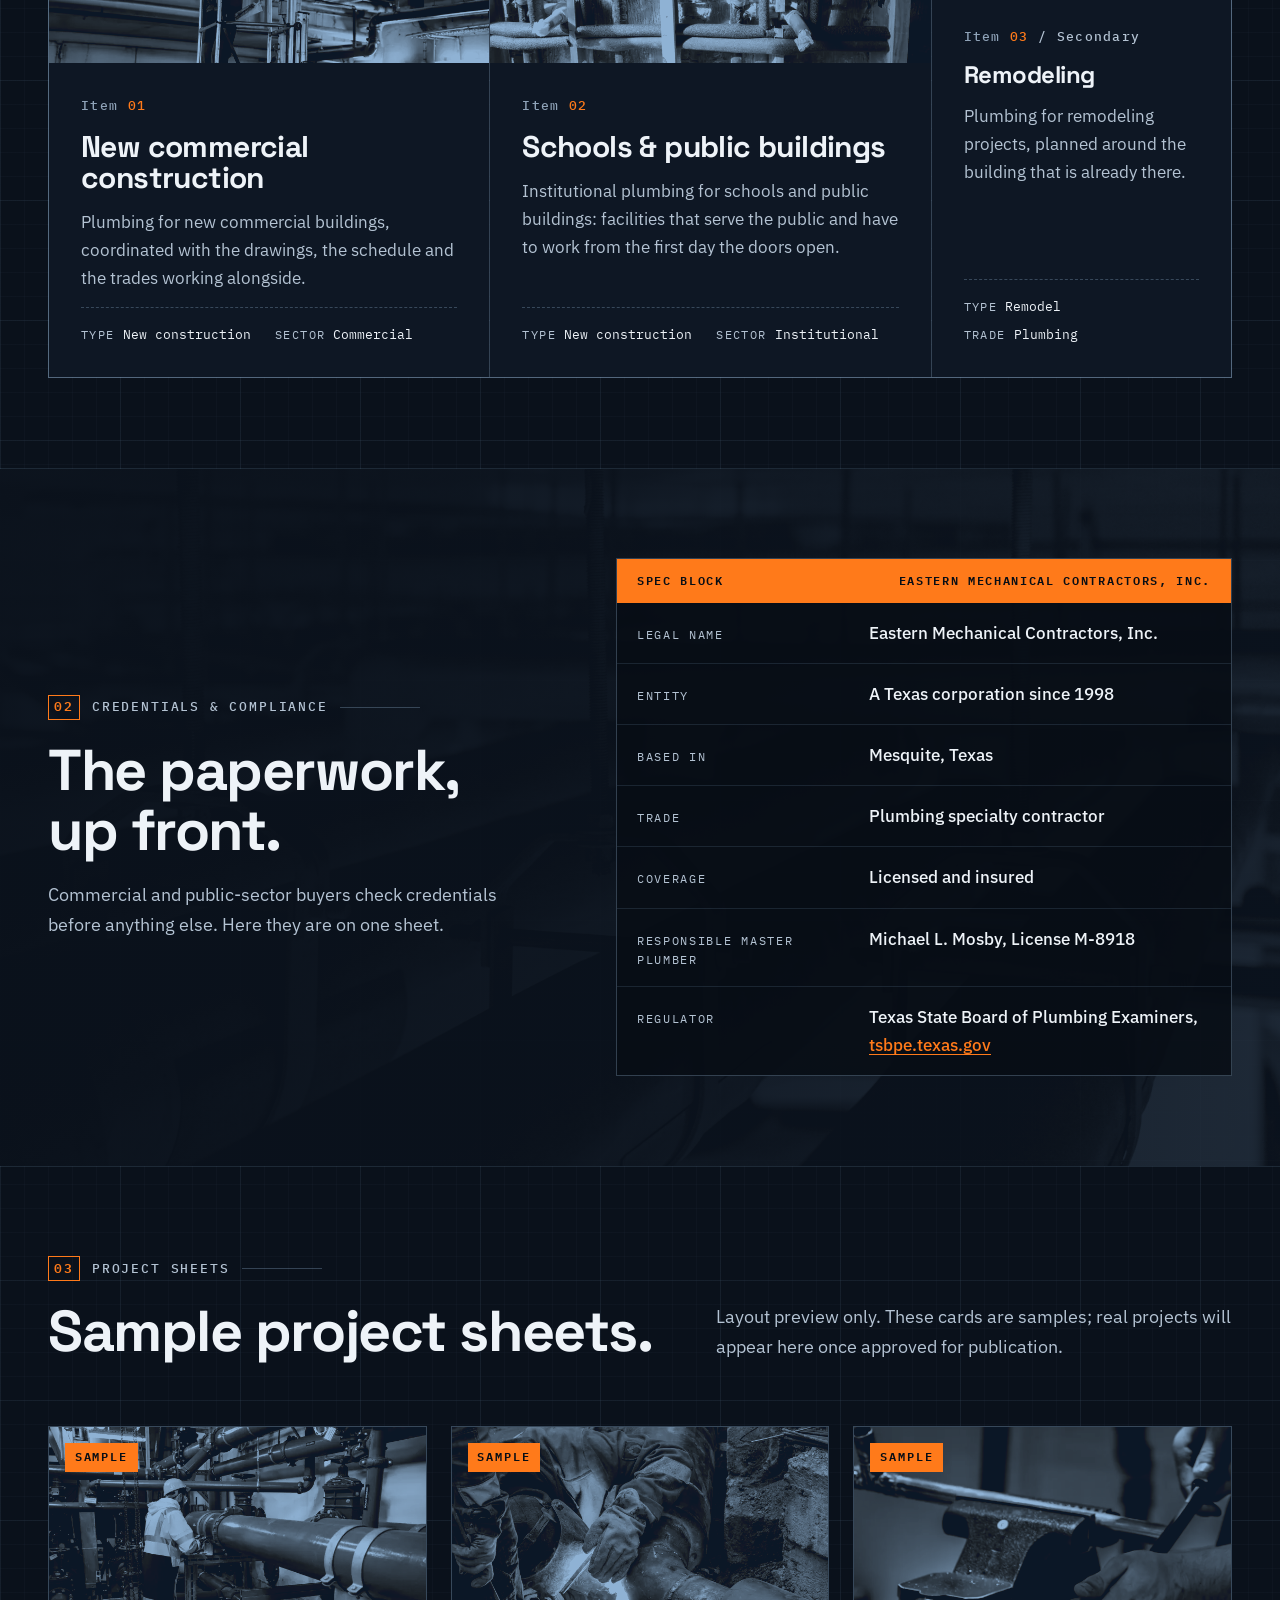
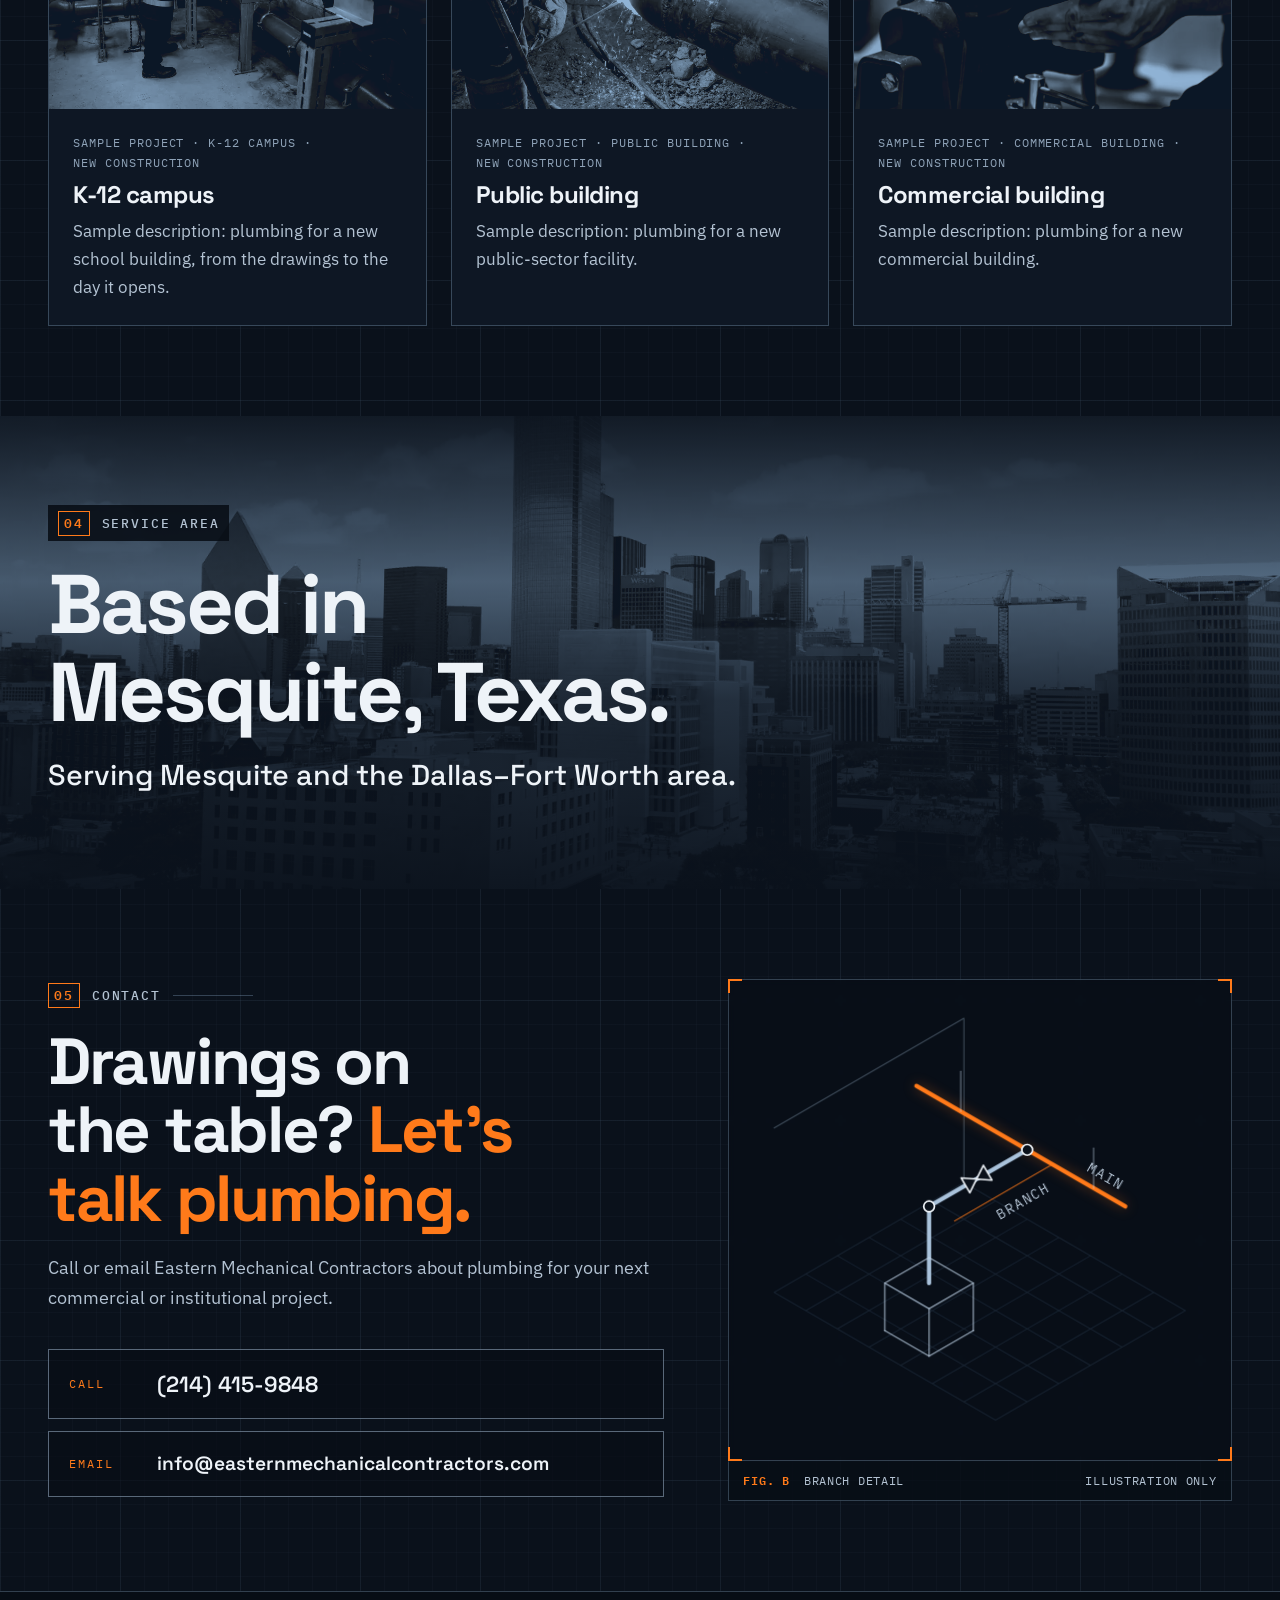
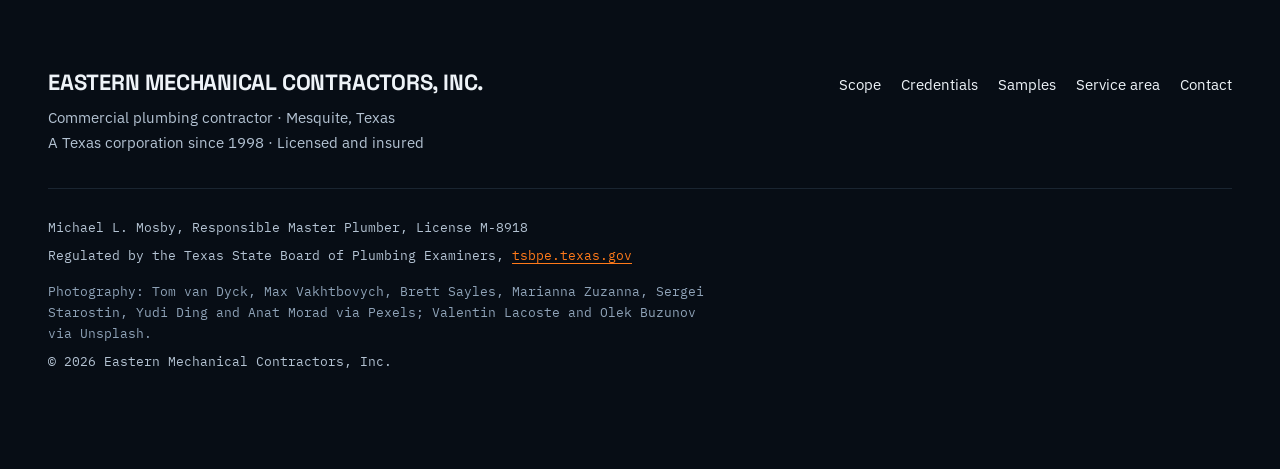
<file: option-b/index.html>
<!--
  OPTION B — "Blueprint / spec sheet"
  Concept: Eastern Mechanical presented the way a commercial buyer reads a submittal — a dark blueprint sheet with safety-orange markups, numbered scope modules and a spec block of credentials, so the company reads as precise, engineered and ready for institutional work.
  Look at first: the hero — the isometric pipe run that draws itself beside the headline over the duotone crane skyline, and the orange spec strip (LICENSE M-8918 · TX CORP 1998 · MESQUITE TX) beneath it.
-->
<!doctype html>
<html lang="en">
<head>
  <meta charset="utf-8">
  <meta name="viewport" content="width=device-width, initial-scale=1">
  <meta name="robots" content="noindex, nofollow">
  <title>Eastern Mechanical Contractors, Inc. | Commercial Plumbing Contractor, Mesquite, Texas</title>
  <meta name="description" content="Eastern Mechanical Contractors, Inc. is a commercial plumbing contractor in Mesquite, Texas: plumbing for new commercial and institutional construction, schools and public buildings. Licensed and insured.">
  <meta name="theme-color" content="#0a111b">
  <link rel="preconnect" href="https://fonts.googleapis.com">
  <link rel="preconnect" href="https://fonts.gstatic.com" crossorigin>
  <link rel="stylesheet" href="https://fonts.googleapis.com/css2?family=IBM+Plex+Mono:wght@400;500;600&family=IBM+Plex+Sans:wght@400;500;600&family=Space+Grotesk:wght@500;600;700&display=swap">
  <link rel="stylesheet" href="styles.css">
  <script src="main.js"></script>
</head>
<body>
  <a class="skip-link" href="#main">Skip to main content</a>

  <header class="site-header">
    <div class="preview-bar" role="note">
      <div class="wrap preview-bar__inner">
        <span class="preview-bar__tag">Design preview</span>
        <p>Sample layout for Eastern Mechanical Contractors. Project cards and contact details are samples, not real data.</p>
      </div>
    </div>
    <div class="wrap site-header__inner">
      <a class="brand" href="#top" aria-label="Eastern Mechanical Contractors, Inc. — back to top">
        <span class="brand__name">Eastern Mechanical</span>
        <span class="brand__sub">Contractors, Inc.</span>
      </a>
      <nav class="site-nav" aria-label="Page sections">
        <ul>
          <li><a href="#scope"><span>01</span> Scope</a></li>
          <li><a href="#credentials"><span>02</span> Credentials</a></li>
          <li><a href="#samples"><span>03</span> Samples</a></li>
          <li><a href="#area"><span>04</span> Service area</a></li>
        </ul>
      </nav>
      <!-- PLACEHOLDER: phone number to be confirmed by client -->
      <a class="header-call" href="tel:+12144159848"><span class="header-call__label">Call</span> (214) 415-9848</a>
      <!-- /PLACEHOLDER -->
    </div>
  </header>

  <main id="main">
    <!-- ============ HERO ============ -->
    <section class="hero" id="top" aria-labelledby="hero-title">
      <div class="hero__media duo duo--steel" aria-hidden="true">
        <img src="../assets/img/commercial-construction-cranes-01-1600.webp"
             srcset="../assets/img/commercial-construction-cranes-01-800.webp 800w, ../assets/img/commercial-construction-cranes-01-1600.webp 1600w, ../assets/img/commercial-construction-cranes-01-2400.webp 2400w"
             sizes="100vw" width="2400" height="1600" fetchpriority="high"
             alt="">
      </div>
      <div class="hero__scrim" aria-hidden="true"></div>
      <div class="hero__grid" aria-hidden="true"></div>

      <div class="wrap hero__inner">
        <div class="hero__copy">
          <p class="eyebrow"><span class="eyebrow__dot" aria-hidden="true"></span>Commercial plumbing contractor <span class="eyebrow__sep" aria-hidden="true">/</span> Mesquite, Texas</p>
          <h1 id="hero-title" class="hero__title">Plumbing for buildings that have to work on <span class="hl">day one.</span></h1>
          <p class="hero__lede">Eastern Mechanical Contractors, Inc. is a plumbing specialty contractor: plumbing for new commercial and institutional construction, including schools and public buildings.</p>
          <div class="hero__ctas">
            <a class="btn btn--primary" href="#contact">Start a conversation <span class="btn__arrow" aria-hidden="true">&rarr;</span></a>
            <a class="btn btn--ghost" href="#scope">Read the scope</a>
          </div>
        </div>

        <figure class="drawing" aria-labelledby="drawing-cap">
          <div class="drawing__frame">
            <span class="drawing__corner drawing__corner--tl" aria-hidden="true"></span>
            <span class="drawing__corner drawing__corner--tr" aria-hidden="true"></span>
            <span class="drawing__corner drawing__corner--bl" aria-hidden="true"></span>
            <span class="drawing__corner drawing__corner--br" aria-hidden="true"></span>
            <svg class="iso" viewBox="40 0 660 640" role="img" aria-label="Illustrative isometric drawing of a plumbing pipe run: a riser climbing to two overhead mains on hangers, branch drops and a floor-level line.">
              <path class="iso-grid" d="M340 270 L80.2 420 M366 285 L106.2 435 M392 300 L132.2 450 M417.9 315 L158.1 465 M443.9 330 L184.1 480 M469.9 345 L210.1 495 M495.9 360 L236.1 510 M521.9 375 L262.1 525 M547.8 390 L288 540 M573.8 405 L314 555 M599.8 420 L340 570 M625.8 435 L366 585 M651.8 450 L392 600 M340 270 L651.8 450 M314 285 L625.8 465 M288 300 L599.8 480 M262.1 315 L573.8 495 M236.1 330 L547.8 510 M210.1 345 L521.9 525 M184.1 360 L495.9 540 M158.1 375 L469.9 555 M132.2 390 L443.9 570 M106.2 405 L417.9 585 M80.2 420 L392 600"/>
              <path class="iso-ghost" d="M340 12 L651.8 192" pathLength="1"/>
              <path class="iso-ghost" d="M340 12 L80.2 162" pathLength="1"/>
              <path class="iso-equip d4" d="M480.3 465 L521.9 489 L589.4 450" pathLength="1"/>
              <path class="iso-equip d4" d="M480.3 465 L480.3 405" pathLength="1"/>
              <path class="iso-equip d4" d="M521.9 489 L521.9 429" pathLength="1"/>
              <path class="iso-equip d4" d="M589.4 450 L589.4 390" pathLength="1"/>
              <path class="iso-equip d4" d="M480.3 405 L521.9 429 L589.4 390 L547.8 366 L480.3 405" pathLength="1"/>
              <path class="iso-equip d0" d="M137.4 399 L194.5 432 L241.3 405" pathLength="1"/>
              <path class="iso-equip d0" d="M137.4 399 L137.4 363" pathLength="1"/>
              <path class="iso-equip d0" d="M194.5 432 L194.5 396" pathLength="1"/>
              <path class="iso-equip d0" d="M241.3 405 L241.3 369" pathLength="1"/>
              <path class="iso-equip d0" d="M137.4 363 L194.5 396 L241.3 369 L184.1 336 L137.4 363" pathLength="1"/>
              <path class="iso-pipe iso-pipe--a d1" d="M184.1 354 L184.1 195 L314 120 L547.8 255 L547.8 390" pathLength="1"/>
              <path class="iso-pipe iso-pipe--b d2" d="M210.1 369 L210.1 243 L314 183 L521.9 303 L521.9 405" pathLength="1"/>
              <path class="iso-pipe iso-pipe--c d3" d="M111.4 399 L397.2 564 L506.3 501" pathLength="1"/>
              <path class="iso-pipe iso-pipe--a iso-branch d3" d="M405 172.5 L405 259.5" pathLength="1"/>
              <path class="iso-pipe iso-pipe--a iso-branch d3" d="M469.9 210 L469.9 297" pathLength="1"/>
              <path class="iso-hanger d2" d="M366 150 L366 87" pathLength="1"/>
              <path class="iso-hanger d2" d="M340 198 L340 102" pathLength="1"/>
              <path class="iso-hanger d2" d="M443.9 195 L443.9 132" pathLength="1"/>
              <path class="iso-hanger d2" d="M417.9 243 L417.9 147" pathLength="1"/>
              <path class="iso-hanger d2" d="M511.5 234 L511.5 171" pathLength="1"/>
              <path class="iso-hanger d2" d="M485.5 282 L485.5 186" pathLength="1"/>
              <circle class="iso-joint d3" cx="184.1" cy="195" r="4.5"/>
              <circle class="iso-joint d3" cx="314" cy="120" r="4.5"/>
              <circle class="iso-joint d3" cx="547.8" cy="255" r="4.5"/>
              <circle class="iso-joint d3" cx="210.1" cy="243" r="4.5"/>
              <circle class="iso-joint d3" cx="314" cy="183" r="4.5"/>
              <circle class="iso-joint d3" cx="521.9" cy="303" r="4.5"/>
              <circle class="iso-joint d3" cx="405" cy="172.5" r="4.5"/>
              <circle class="iso-joint d3" cx="469.9" cy="210" r="4.5"/>
              <circle class="iso-joint d3" cx="397.2" cy="564" r="4.5"/>
              <rect class="iso-cap d4" x="400" y="257.5" width="10" height="5"/>
              <rect class="iso-cap d4" x="464.9" y="295" width="10" height="5"/>
              <path class="iso-valve d4" d="M343.0 144.8 L368.2 143.3 L361.2 155.3 L350.0 132.8 Z"/>
              <path class="iso-valve d4" d="M395.0 237.8 L420.1 236.3 L413.1 248.3 L402.0 225.8 Z"/>
              <path class="iso-valve d4" d="M191.1 298.5 L177.1 277.5 L191.1 277.5 L177.1 298.5 Z"/>
              <path class="iso-dim d4" d="M360.8 93 L594.6 228" pathLength="1"/>
              <path class="iso-dim d4" d="M360.8 84 L360.8 102" pathLength="1"/>
              <path class="iso-dim d4" d="M594.6 219 L594.6 237" pathLength="1"/>
              <path class="iso-dim d4" d="M152.9 336 L152.9 177" pathLength="1"/>
              <path class="iso-dim d4" d="M160.7 340.5 L145.1 331.5" pathLength="1"/>
              <path class="iso-dim d4" d="M160.7 181.5 L145.1 172.5" pathLength="1"/>
              <text class="iso-label d5" x="556.9" y="188.3" transform="rotate(30 556.9 188.3)">MAIN RUN</text>
              <text class="iso-label d5" x="143.8" y="251.3" transform="rotate(-90 143.8 251.3)">RISER</text>
            </svg>
          </div>
          <figcaption id="drawing-cap" class="drawing__block">
            <span><b>Fig. A</b> Isometric pipe run</span>
            <span>Illustration only, not a project drawing</span>
          </figcaption>
        </figure>
      </div>

      <div class="spec-strip">
        <div class="wrap">
          <ul class="spec-strip__list" aria-label="Credentials at a glance">
            <!-- PLACEHOLDER: Responsible Master Plumber license, pending owner confirmation -->
            <li><span class="k">License</span> M-8918</li>
            <!-- /PLACEHOLDER -->
            <li><span class="k">TX Corp</span> 1998</li>
            <li><span class="k">Base</span> Mesquite TX</li>
            <li><span class="k">Status</span> Licensed &amp; insured</li>
          </ul>
        </div>
      </div>
    </section>

    <!-- ============ 01 SCOPE ============ -->
    <section class="section scope" id="scope" aria-labelledby="scope-title">
      <div class="wrap">
        <header class="section-head reveal">
          <p class="section-head__num"><span>01</span> Scope of work</p>
          <h2 id="scope-title" class="section-head__title">Plumbing, specified for commercial and institutional work.</h2>
          <p class="section-head__lede">One trade, taken seriously. Each line below reads like a submittal item: what it is, where it applies, and what it is for.</p>
        </header>

        <ol class="modules">
          <li class="module module--primary reveal">
            <div class="module__media duo duo--steel">
              <img src="../assets/img/commercial-ceiling-piping-lift-01-800.webp"
                   srcset="../assets/img/commercial-ceiling-piping-lift-01-800.webp 800w, ../assets/img/commercial-ceiling-piping-lift-01-1600.webp 1600w, ../assets/img/commercial-ceiling-piping-lift-01-2400.webp 2400w"
                   sizes="(min-width: 1100px) 560px, (min-width: 700px) 45vw, 92vw" width="2400" height="1600" loading="lazy"
                   alt="Tradesman on a lift working overhead among red piping in a commercial building">
            </div>
            <div class="module__body">
              <p class="module__num" aria-hidden="true">01</p>
              <h3 class="module__title">New commercial construction</h3>
              <p>Plumbing for new commercial buildings, coordinated with the drawings, the schedule and the trades working alongside.</p>
              <dl class="module__spec"><div><dt>Type</dt><dd>New construction</dd></div><div><dt>Sector</dt><dd>Commercial</dd></div></dl>
            </div>
          </li>
          <li class="module module--primary reveal">
            <div class="module__media duo duo--steel">
              <img src="../assets/img/rough-in-wall-framing-01-800.webp"
                   srcset="../assets/img/rough-in-wall-framing-01-800.webp 800w, ../assets/img/rough-in-wall-framing-01-1600.webp 1600w, ../assets/img/rough-in-wall-framing-01-2400.webp 2400w"
                   sizes="(min-width: 1100px) 560px, (min-width: 700px) 45vw, 92vw" width="2400" height="3200" loading="lazy"
                   alt="Plumbing rough-in with copper stub-outs and insulated lines inside a framed wall">
            </div>
            <div class="module__body">
              <p class="module__num" aria-hidden="true">02</p>
              <h3 class="module__title">Schools &amp; public buildings</h3>
              <p>Institutional plumbing for schools and public buildings: facilities that serve the public and have to work from the first day the doors open.</p>
              <dl class="module__spec"><div><dt>Type</dt><dd>New construction</dd></div><div><dt>Sector</dt><dd>Institutional</dd></div></dl>
            </div>
          </li>
          <!-- PLACEHOLDER: Remodeling service (from brief only; no source). Generic copy, no claims. -->
          <li class="module module--secondary reveal">
            <div class="module__media duo duo--muted">
              <img src="../assets/img/bathroom-remodel-vanity-02-800.webp"
                   srcset="../assets/img/bathroom-remodel-vanity-02-800.webp 800w, ../assets/img/bathroom-remodel-vanity-02-1600.webp 1600w, ../assets/img/bathroom-remodel-vanity-02-2400.webp 2400w"
                   sizes="(min-width: 1100px) 560px, (min-width: 700px) 45vw, 92vw" width="2400" height="1600" loading="lazy"
                   alt="Modern bathroom remodel with large-format gray tile and an undermount sink">
            </div>
            <div class="module__body">
              <p class="module__num" aria-hidden="true">03</p>
              <h3 class="module__title">Remodeling</h3>
              <p>Plumbing for remodeling projects, planned around the building that is already there.</p>
              <dl class="module__spec"><div><dt>Type</dt><dd>Remodel</dd></div><div><dt>Trade</dt><dd>Plumbing</dd></div></dl>
            </div>
          </li>
          <!-- /PLACEHOLDER -->
        </ol>
      </div>
    </section>

    <!-- ============ 02 CREDENTIALS ============ -->
    <section class="section creds" id="credentials" aria-labelledby="creds-title">
      <div class="creds__media duo duo--steel" aria-hidden="true">
        <img src="../assets/img/commercial-pipe-hangers-bw-01-1600.webp"
             srcset="../assets/img/commercial-pipe-hangers-bw-01-800.webp 800w, ../assets/img/commercial-pipe-hangers-bw-01-1600.webp 1600w, ../assets/img/commercial-pipe-hangers-bw-01-2400.webp 2400w"
             sizes="100vw" width="2400" height="1597" loading="lazy" alt="">
      </div>
      <div class="creds__scrim" aria-hidden="true"></div>
      <div class="wrap creds__inner">
        <header class="section-head reveal">
          <p class="section-head__num"><span>02</span> Credentials &amp; compliance</p>
          <h2 id="creds-title" class="section-head__title">The paperwork, up front.</h2>
          <p class="section-head__lede">Commercial and public-sector buyers check credentials before anything else. Here they are on one sheet.</p>
        </header>

        <div class="specsheet reveal">
          <div class="specsheet__head">
            <span>Spec block</span>
            <span>Eastern Mechanical Contractors, Inc.</span>
          </div>
          <dl class="specsheet__rows">
            <div><dt>Legal name</dt><dd>Eastern Mechanical Contractors, Inc.</dd></div>
            <div><dt>Entity</dt><dd>A Texas corporation since 1998</dd></div>
            <div><dt>Based in</dt><dd>Mesquite, Texas</dd></div>
            <div><dt>Trade</dt><dd>Plumbing specialty contractor</dd></div>
            <div><dt>Coverage</dt><dd>Licensed and insured</dd></div>
            <!-- PLACEHOLDER: RMP line pending owner confirmation that it is unchanged -->
            <div><dt>Responsible Master Plumber</dt><dd>Michael L. Mosby, License <span class="nowrap">M-8918</span></dd></div>
            <!-- /PLACEHOLDER -->
            <div><dt>Regulator</dt><dd>Texas State Board of Plumbing Examiners, <a href="https://tsbpe.texas.gov" rel="noopener">tsbpe.texas.gov</a></dd></div>
          </dl>
        </div>
      </div>
    </section>

    <!-- ============ 03 SAMPLE PROJECTS ============ -->
    <section class="section samples" id="samples" aria-labelledby="samples-title">
      <div class="wrap">
        <header class="section-head section-head--split reveal">
          <div>
            <p class="section-head__num"><span>03</span> Project sheets</p>
            <h2 id="samples-title" class="section-head__title">Sample project sheets.</h2>
          </div>
          <p class="section-head__lede">Layout preview only. These cards are samples; real projects will appear here once approved for publication.</p>
        </header>

        <!-- PLACEHOLDER: featured projects are samples, no names, values or dates -->
        <ul class="sheets">
          <li class="sheet reveal">
            <div class="sheet__media duo duo--steel">
              <img src="../assets/img/mech-room-fire-piping-inspection-01-800.webp"
                   srcset="../assets/img/mech-room-fire-piping-inspection-01-800.webp 800w, ../assets/img/mech-room-fire-piping-inspection-01-1600.webp 1600w, ../assets/img/mech-room-fire-piping-inspection-01-2400.webp 2400w"
                   sizes="(min-width: 1100px) 440px, (min-width: 700px) 46vw, 92vw" width="2400" height="1600" loading="lazy"
                   alt="Technician in a hard hat inspecting large red steel piping and valves in a commercial mechanical room">
              <span class="sheet__tag">Sample</span>
            </div>
            <div class="sheet__body">
              <p class="sheet__meta">Sample project · K-12 campus · New construction</p>
              <h3 class="sheet__title">K-12 campus</h3>
              <p>Sample description: plumbing for a new school building, from the drawings to the day it opens.</p>
            </div>
          </li>
          <li class="sheet reveal">
            <div class="sheet__media duo duo--steel">
              <img src="../assets/img/pipe-welding-trench-01-800.webp"
                   srcset="../assets/img/pipe-welding-trench-01-800.webp 800w, ../assets/img/pipe-welding-trench-01-1600.webp 1600w, ../assets/img/pipe-welding-trench-01-2400.webp 2400w"
                   sizes="(min-width: 1100px) 440px, (min-width: 700px) 46vw, 92vw" width="2400" height="1600" loading="lazy"
                   alt="Welder joining sections of large steel pipe in an excavation, sparks flying">
              <span class="sheet__tag">Sample</span>
            </div>
            <div class="sheet__body">
              <p class="sheet__meta">Sample project · Public building · New construction</p>
              <h3 class="sheet__title">Public building</h3>
              <p>Sample description: plumbing for a new public-sector facility.</p>
            </div>
          </li>
          <li class="sheet reveal">
            <div class="sheet__media duo duo--steel">
              <img src="../assets/img/copper-pipe-bending-01-800.webp"
                   srcset="../assets/img/copper-pipe-bending-01-800.webp 800w, ../assets/img/copper-pipe-bending-01-1600.webp 1600w"
                   sizes="(min-width: 1100px) 440px, (min-width: 700px) 46vw, 92vw" width="1600" height="2400" loading="lazy"
                   alt="Copper pipe with a soldered tee clamped in a bench vise as a plumber works it">
              <span class="sheet__tag">Sample</span>
            </div>
            <div class="sheet__body">
              <p class="sheet__meta">Sample project · Commercial building · New construction</p>
              <h3 class="sheet__title">Commercial building</h3>
              <p>Sample description: plumbing for a new commercial building.</p>
            </div>
          </li>
        </ul>
        <!-- /PLACEHOLDER -->
      </div>
    </section>

    <!-- ============ 04 SERVICE AREA ============ -->
    <section class="section area" id="area" aria-labelledby="area-title">
      <div class="area__media duo duo--steel" aria-hidden="true">
        <img src="../assets/img/dallas-skyline-day-01-1600.webp"
             srcset="../assets/img/dallas-skyline-day-01-800.webp 800w, ../assets/img/dallas-skyline-day-01-1600.webp 1600w, ../assets/img/dallas-skyline-day-01-2400.webp 2400w"
             sizes="100vw" width="2400" height="1350" loading="lazy" alt="">
      </div>
      <div class="area__scrim" aria-hidden="true"></div>
      <div class="wrap area__inner reveal">
        <p class="section-head__num"><span>04</span> Service area</p>
        <h2 id="area-title" class="area__title">Based in Mesquite, Texas.</h2>
        <!-- PLACEHOLDER: service area inferred, to be confirmed -->
        <p class="area__line">Serving Mesquite and the Dallas&ndash;Fort Worth area.</p>
        <!-- /PLACEHOLDER -->
      </div>
    </section>

    <!-- ============ CONTACT CTA ============ -->
    <section class="section cta" id="contact" aria-labelledby="cta-title">
      <div class="wrap cta__inner">
        <div class="cta__copy reveal">
          <p class="section-head__num"><span>05</span> Contact</p>
          <h2 id="cta-title" class="cta__title">Drawings on the table? <span class="hl">Let&rsquo;s talk plumbing.</span></h2>
          <p class="section-head__lede">Call or email Eastern Mechanical Contractors about plumbing for your next commercial or institutional project.</p>
          <div class="cta__links">
            <!-- PLACEHOLDER: phone and email to be confirmed by client -->
            <a class="cta-link" href="tel:+12144159848"><span class="cta-link__k">Call</span><span class="cta-link__v">(214) 415-9848</span></a>
            <a class="cta-link cta-link--email" href="mailto:info@easternmechanicalcontractors.com"><span class="cta-link__k">Email</span><span class="cta-link__v">info@<wbr>easternmechanicalcontractors.com</span></a>
            <!-- /PLACEHOLDER -->
          </div>
        </div>
        <figure class="drawing drawing--detail reveal" aria-labelledby="drawing-b-cap">
          <div class="drawing__frame">
            <span class="drawing__corner drawing__corner--tl" aria-hidden="true"></span>
            <span class="drawing__corner drawing__corner--tr" aria-hidden="true"></span>
            <span class="drawing__corner drawing__corner--bl" aria-hidden="true"></span>
            <span class="drawing__corner drawing__corner--br" aria-hidden="true"></span>
            <svg class="iso" viewBox="50 0 430 410" role="img" aria-label="Illustrative isometric detail of a pipe main on hangers with a valved branch dropping to a fixture.">
              <path class="iso-grid" d="M250 170 L73.3 272 M279.4 187 L102.8 289 M308.9 204 L132.2 306 M338.3 221 L161.7 323 M367.8 238 L191.1 340 M397.2 255 L220.6 357 M426.7 272 L250 374 M456.1 289 L279.4 391 M250 170 L456.1 289 M220.6 187 L426.7 306 M191.1 204 L397.2 323 M161.7 221 L367.8 340 M132.2 238 L338.3 357 M102.8 255 L308.9 374 M73.3 272 L279.4 391"/>
              <path class="iso-ghost" d="M250 170 L250 17 L73.3 119" pathLength="1"/>
              <path class="iso-pipe iso-pipe--a d1" d="M205.8 79.9 L400.2 192.1" pathLength="1"/>
              <path class="iso-pipe iso-pipe--b d2" d="M308.9 139.4 L217.6 192.1 L217.6 263.5" pathLength="1"/>
              <path class="iso-equip d3" d="M176.4 307.7 L217.6 331.5 L258.8 307.7" pathLength="1"/>
              <path class="iso-equip d3" d="M176.4 307.7 L176.4 263.5" pathLength="1"/>
              <path class="iso-equip d3" d="M217.6 331.5 L217.6 287.3" pathLength="1"/>
              <path class="iso-equip d3" d="M258.8 307.7 L258.8 263.5" pathLength="1"/>
              <path class="iso-equip d3" d="M176.4 263.5 L217.6 287.3 L258.8 263.5 L217.6 239.7 L176.4 263.5" pathLength="1"/>
              <circle class="iso-joint d3" cx="308.9" cy="139.4" r="5"/>
              <circle class="iso-joint d3" cx="217.6" cy="192.1" r="5"/>
              <path class="iso-hanger d2" d="M247.1 103.7 L247.1 66.3" pathLength="1"/>
              <path class="iso-hanger d2" d="M370.7 175.1 L370.7 137.7" pathLength="1"/>
              <path class="iso-valve d4" d="M268.1 153.8 L255.5 179.4 L247.5 165.6 L276.1 167.6 Z"/>
              <path class="iso-dim d4" d="M332.4 153 L241.2 205.7" pathLength="1"/>
              <text class="iso-label d5" x="307.4" y="191.3" transform="rotate(-30 307.4 191.3)">BRANCH</text>
              <text class="iso-label d5" x="379.6" y="168.3" transform="rotate(30 379.6 168.3)">MAIN</text>
            </svg>
          </div>
          <figcaption id="drawing-b-cap" class="drawing__block">
            <span><b>Fig. B</b> Branch detail</span>
            <span>Illustration only</span>
          </figcaption>
        </figure>
      </div>
    </section>
  </main>

  <footer class="site-footer">
    <div class="wrap">
      <div class="site-footer__top">
        <div>
          <p class="site-footer__name">Eastern Mechanical Contractors, Inc.</p>
          <p>Commercial plumbing contractor · Mesquite, Texas</p>
          <p>A Texas corporation since 1998 · Licensed and insured</p>
        </div>
        <nav class="site-footer__nav" aria-label="Footer">
          <a href="#scope">Scope</a>
          <a href="#credentials">Credentials</a>
          <a href="#samples">Samples</a>
          <a href="#area">Service area</a>
          <a href="#contact">Contact</a>
        </nav>
      </div>
      <div class="site-footer__legal">
        <!-- PLACEHOLDER: RMP license line, pending owner confirmation -->
        <p>Michael L. Mosby, Responsible Master Plumber, License <span class="nowrap">M-8918</span></p>
        <!-- /PLACEHOLDER -->
        <p>Regulated by the Texas State Board of Plumbing Examiners, <a href="https://tsbpe.texas.gov" rel="noopener">tsbpe.texas.gov</a></p>
        <p class="site-footer__credits">Photography: Tom van Dyck, Max Vakhtbovych, Brett Sayles, Marianna Zuzanna, Sergei Starostin, Yudi Ding and Anat Morad via Pexels; Valentin Lacoste and Olek Buzunov via Unsplash.</p>
        <p>&copy; 2026 Eastern Mechanical Contractors, Inc.</p>
      </div>
    </div>
  </footer>
<!-- REMOVE AT LAUNCH: option switcher -->
<style class="pv-style">
html{scroll-padding-bottom:80px}
.pv-switch .pv-link:focus-visible{outline:3px solid #1a5fd0;outline-offset:2px}
.pv-switch .pv-link:not([aria-current]):hover{background:#e8e8e8!important}
@media (max-width:600px){.pv-switch .pv-link{min-height:44px!important}}
@media print{.pv-switch{display:none!important}}
</style>
<nav class="pv-switch" aria-label="Design options" style="position:fixed;left:8px;bottom:8px;z-index:9999;display:flex;gap:4px;padding:4px;background:#fff;border:1px solid #c8c8c8;border-radius:10px;box-shadow:0 4px 16px rgba(0,0,0,.18);font:13px system-ui,-apple-system,'Segoe UI',Roboto,sans-serif;color:#111;margin:0">
<a class="pv-link" href="../option-a/" style="display:inline-flex;align-items:center;justify-content:center;min-height:36px;padding:0 12px;border-radius:6px;font:600 13px/1 system-ui,-apple-system,'Segoe UI',Roboto,sans-serif;text-decoration:none;letter-spacing:0;white-space:nowrap;background:transparent;color:#111;">Option A</a>
<a class="pv-link" href="../option-b/" aria-current="page" style="display:inline-flex;align-items:center;justify-content:center;min-height:36px;padding:0 12px;border-radius:6px;font:600 13px/1 system-ui,-apple-system,'Segoe UI',Roboto,sans-serif;text-decoration:none;letter-spacing:0;white-space:nowrap;background:#111;color:#fff;">Option B</a>
<a class="pv-link" href="../option-c/" style="display:inline-flex;align-items:center;justify-content:center;min-height:36px;padding:0 12px;border-radius:6px;font:600 13px/1 system-ui,-apple-system,'Segoe UI',Roboto,sans-serif;text-decoration:none;letter-spacing:0;white-space:nowrap;background:transparent;color:#111;">Option C</a>
</nav>
<!-- /REMOVE AT LAUNCH -->
</body>
</html>
</file>
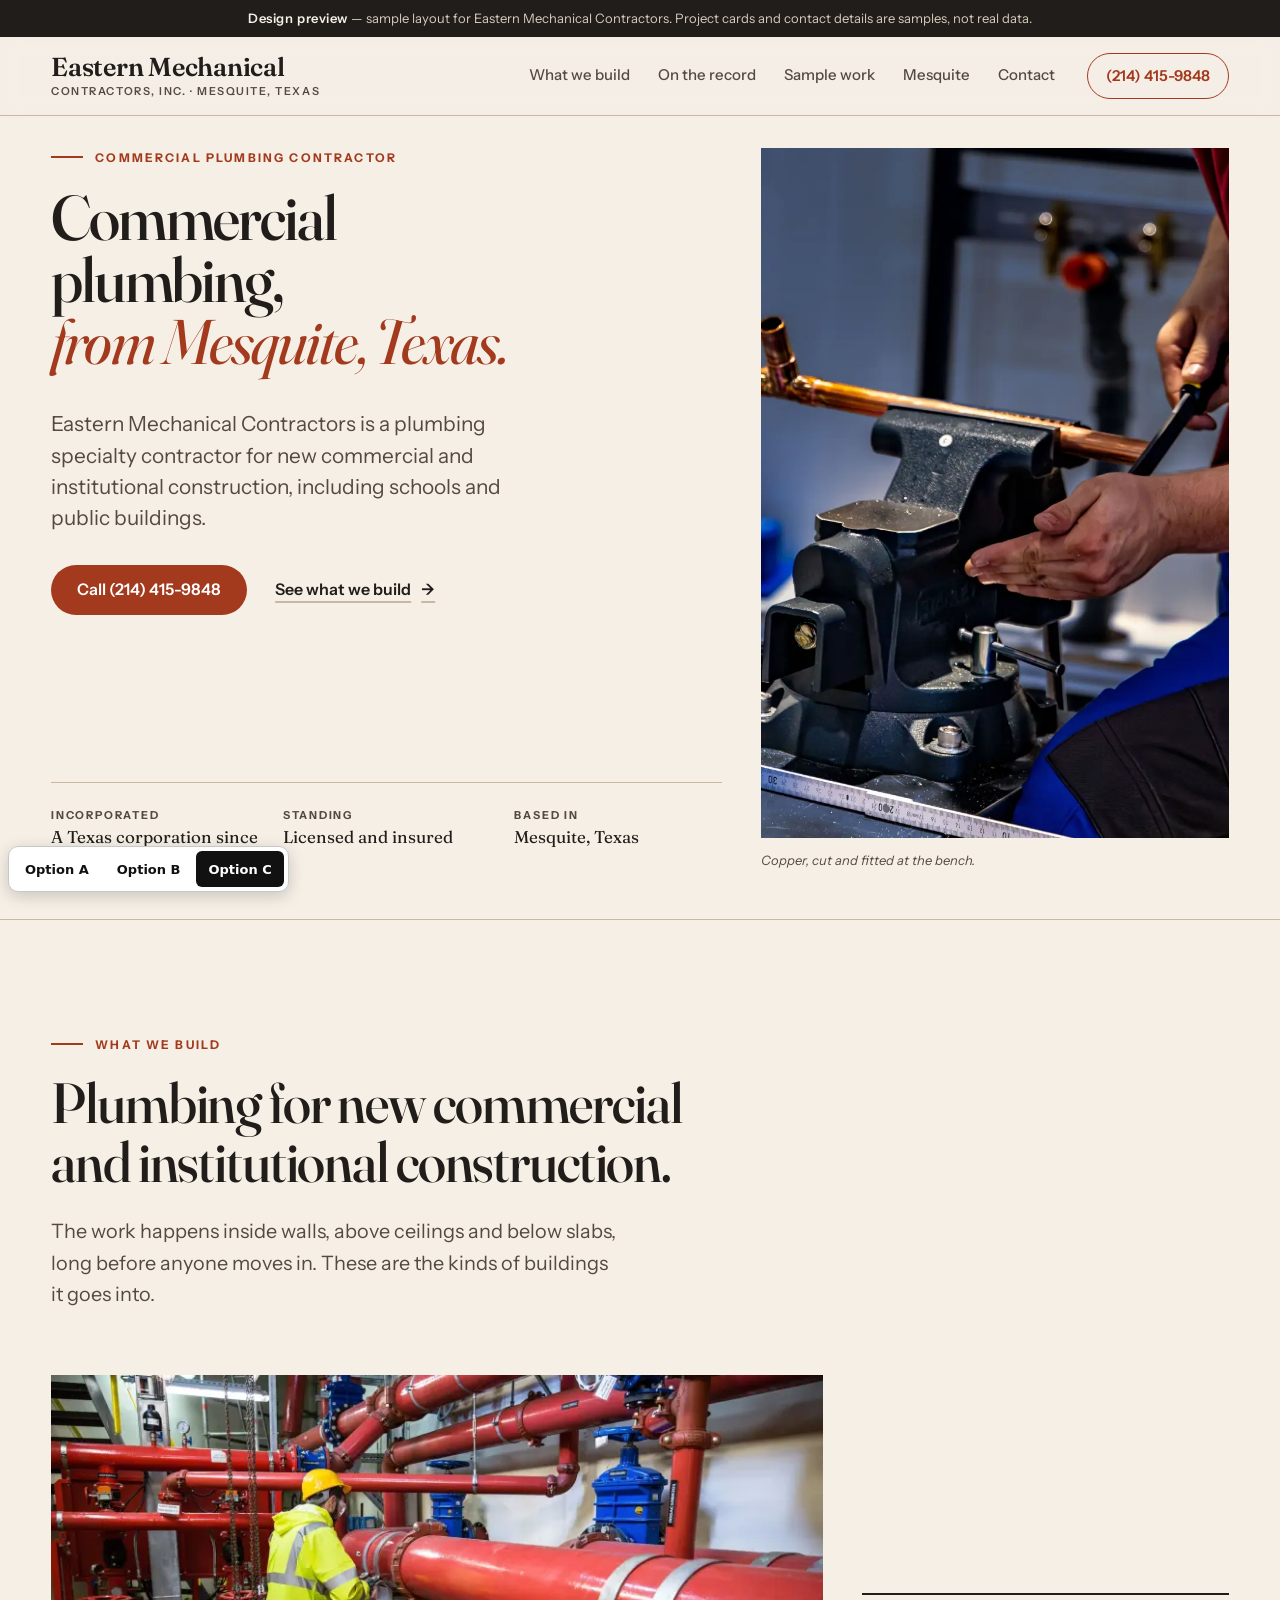
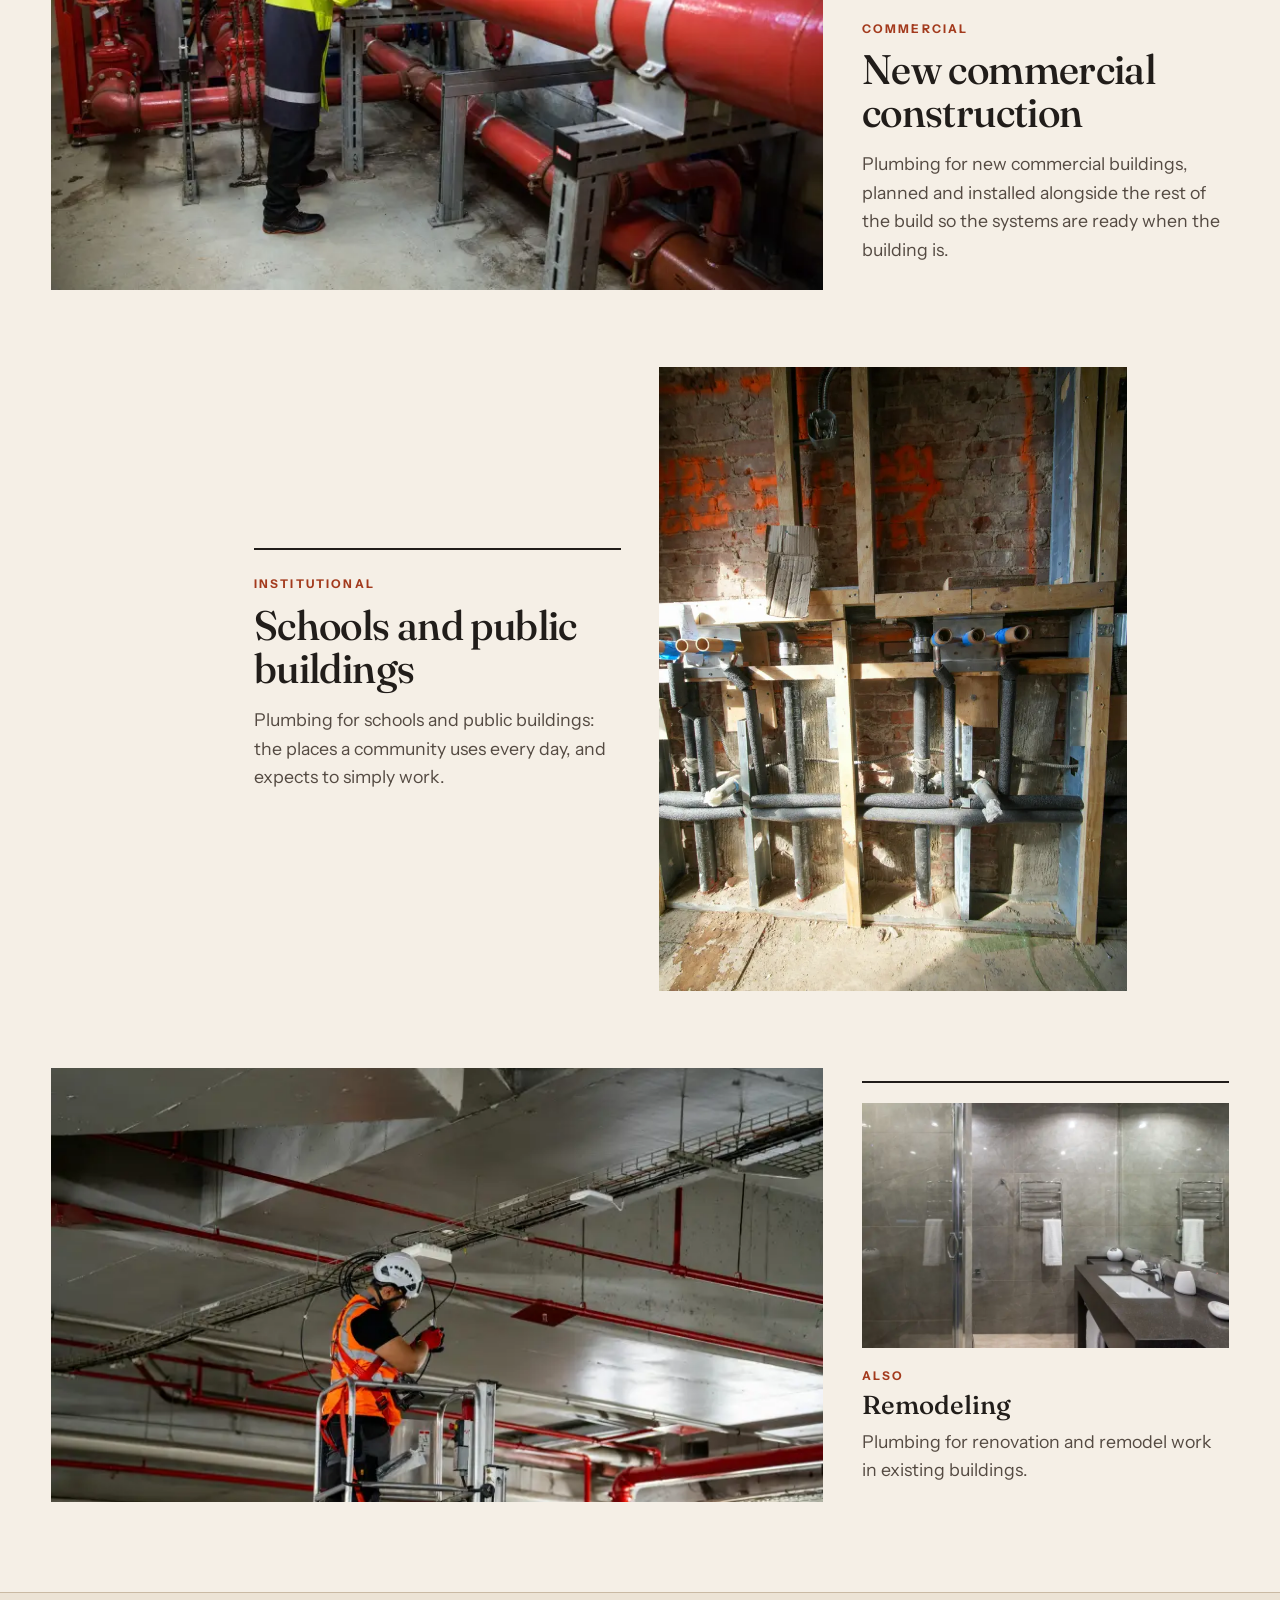
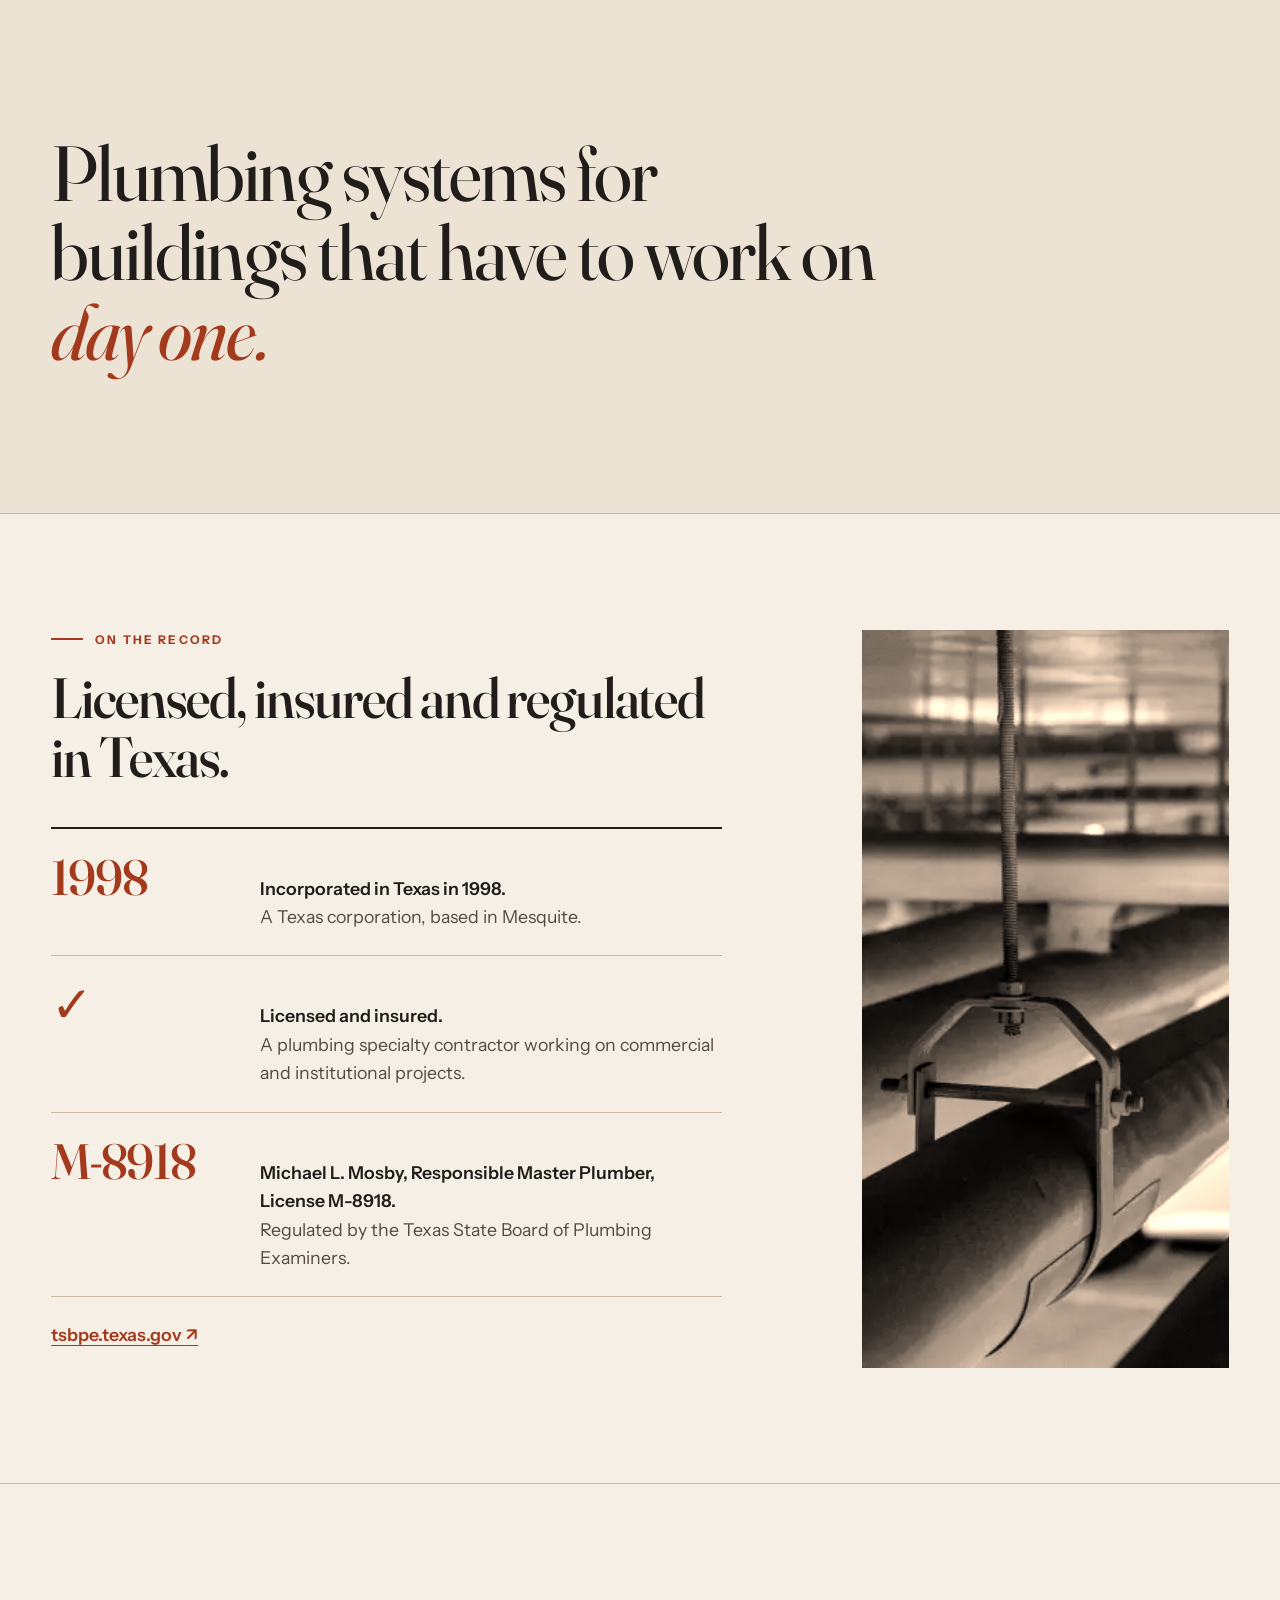
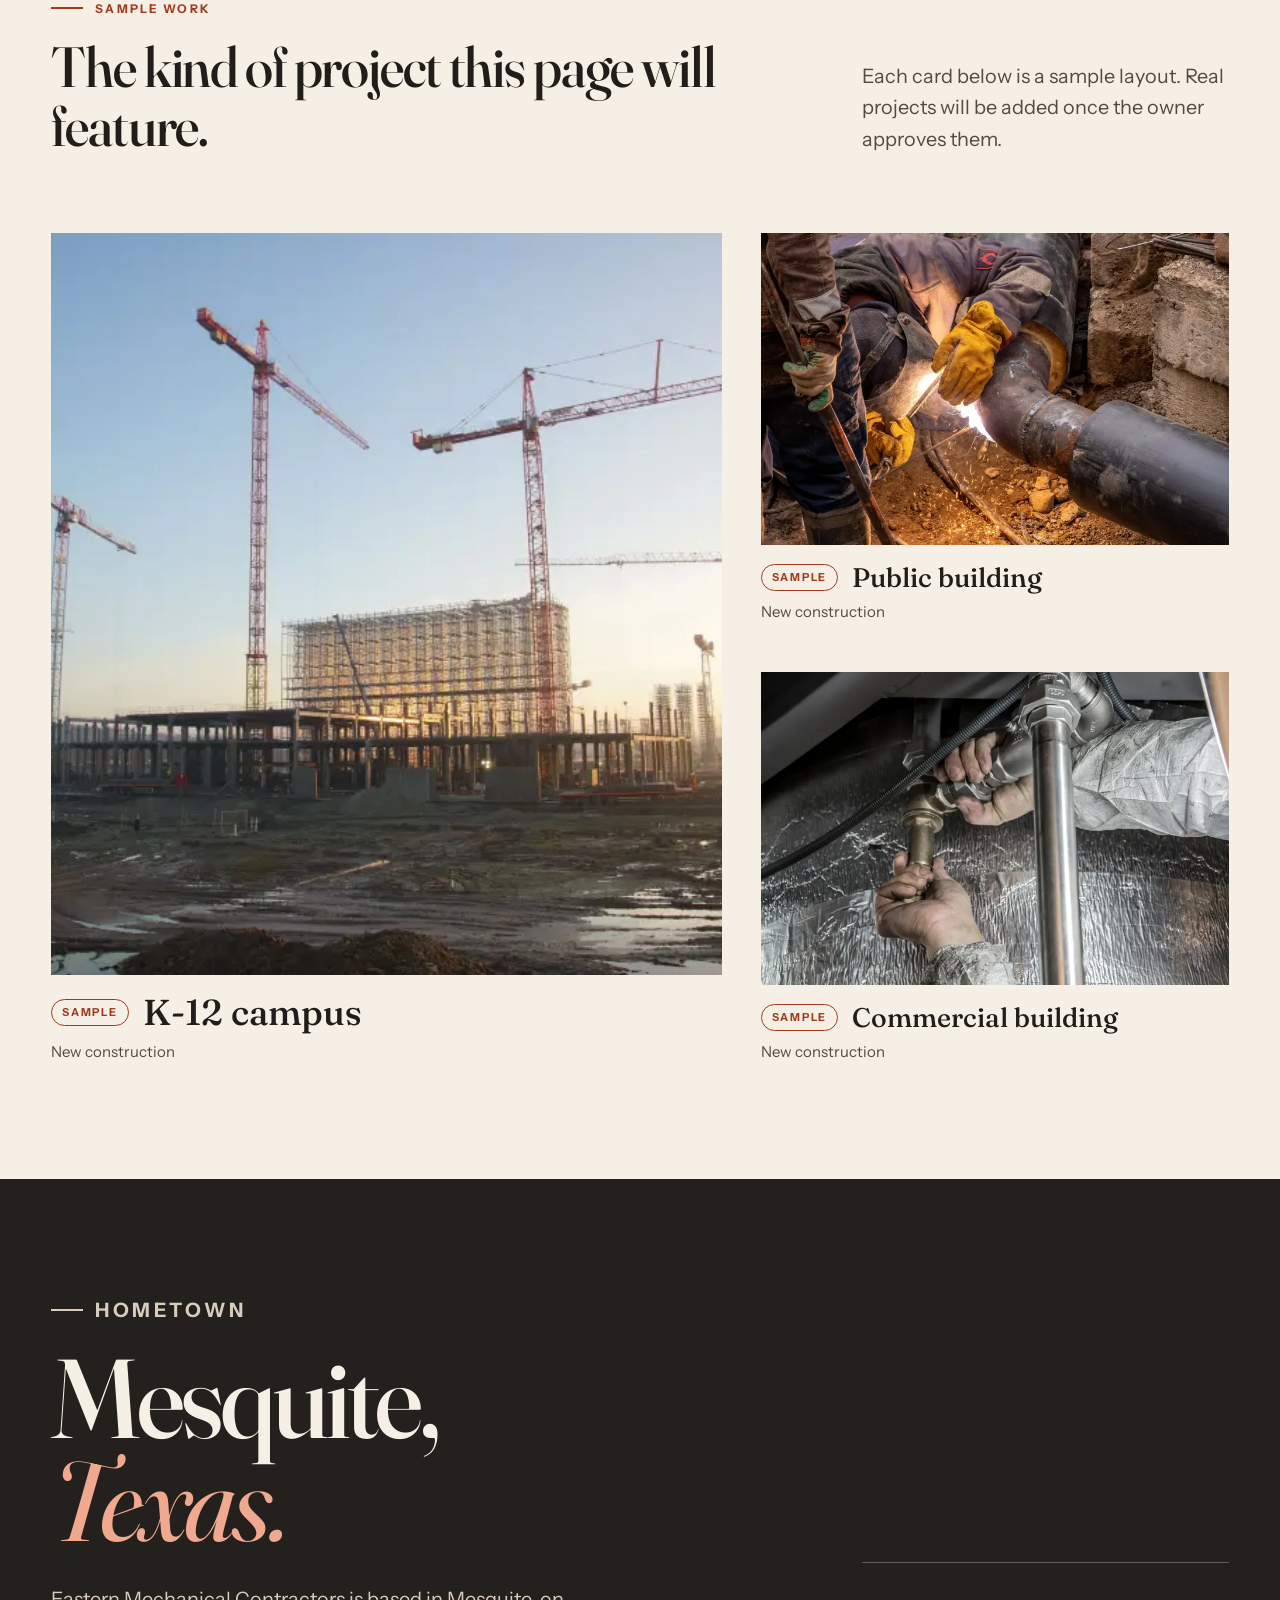
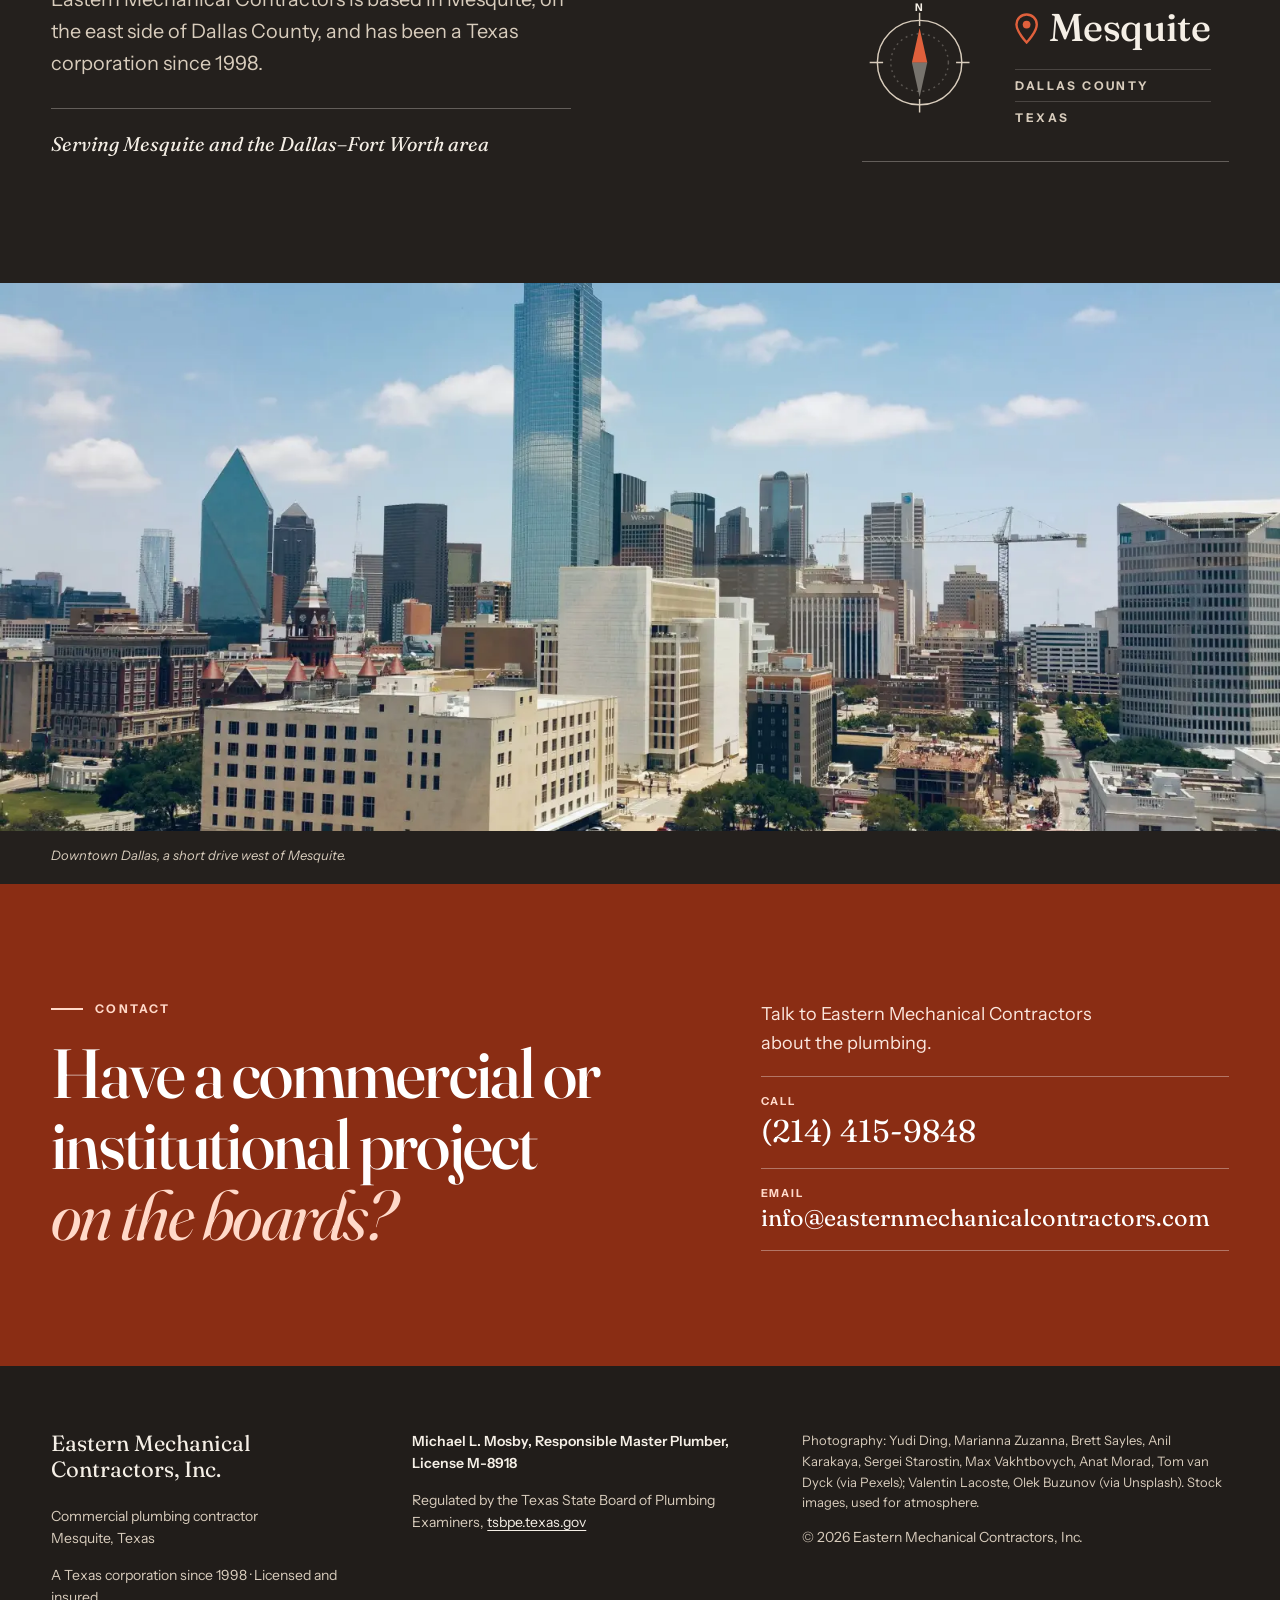
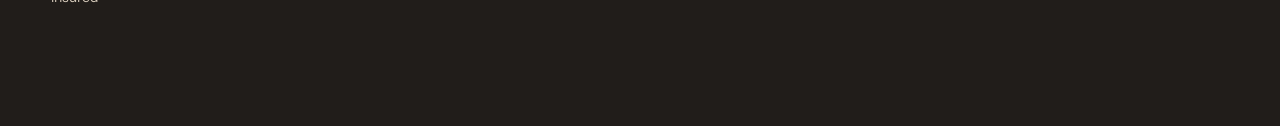
<file: option-c/index.html>
<!doctype html>
<!--
  OPTION C — "Mesquite-made"
  Concept: a warm, editorial homepage that reads like a well-art-directed print feature about a hometown
  commercial plumbing contractor: paper canvas, brick-red and charcoal ink, big serif type, large photography.
  Look at first: the hero spread (headline beside the tall copper photograph), then the "day one" statement
  and the "Mesquite, Texas" hometown band further down.
-->
<html lang="en">
<head>
  <meta charset="utf-8">
  <meta name="viewport" content="width=device-width, initial-scale=1">
  <meta name="robots" content="noindex, nofollow">
  <title>Eastern Mechanical Contractors, Inc. | Commercial Plumbing Contractor, Mesquite, Texas</title>
  <meta name="description" content="Eastern Mechanical Contractors, Inc. is a commercial plumbing contractor in Mesquite, Texas, providing plumbing for new commercial and institutional construction, schools and public buildings.">
  <link rel="preconnect" href="https://fonts.googleapis.com">
  <link rel="preconnect" href="https://fonts.gstatic.com" crossorigin>
  <link rel="stylesheet" href="https://fonts.googleapis.com/css2?family=Fraunces:ital,opsz,wght@0,9..144,400..800;1,9..144,400..700&family=Instrument+Sans:wght@400;500;600;700&display=swap">
  <link rel="stylesheet" href="styles.css">
  <script src="main.js" defer></script>
</head>
<body>
  <a class="skip-link" href="#main">Skip to main content</a>

  <aside class="preview-bar" aria-label="Design preview">
    <p><strong>Design preview</strong> — sample layout for Eastern Mechanical Contractors. Project cards and contact details are samples, not real data.</p>
  </aside>
  <header class="site-header" id="top">
    <div class="wrap header-inner">
      <a class="wordmark" href="#top">
        <span class="wordmark-name">Eastern Mechanical</span>
        <span class="wordmark-sub"><span class="sub-long">Contractors, Inc. · Mesquite, Texas</span><span class="sub-short">Contractors, Inc. · Mesquite, TX</span></span>
      </a>
      <nav class="site-nav" aria-label="On this page">
        <ul>
          <li><a href="#work">What we build</a></li>
          <li><a href="#record">On the record</a></li>
          <li><a href="#projects">Sample work</a></li>
          <li><a href="#mesquite">Mesquite</a></li>
          <li><a href="#contact">Contact</a></li>
        </ul>
      </nav>
      <!-- PLACEHOLDER: phone number (P3) -->
      <a class="header-phone" href="tel:+12144159848"><span class="visually-hidden">Call </span>(214) 415-9848</a>
      <!-- /PLACEHOLDER -->
    </div>
  </header>

  <main id="main">
    <!-- ============ HERO ============ -->
    <section class="hero" aria-labelledby="hero-title">
      <div class="wrap hero-grid">
        <div class="hero-copy">
          <p class="kicker">Commercial plumbing contractor</p>
          <h1 id="hero-title" class="hero-title">Commercial plumbing, <em>from Mesquite, Texas.</em></h1>
          <p class="hero-lede">Eastern Mechanical Contractors is a plumbing specialty contractor for new commercial and institutional construction, including schools and public buildings.</p>
          <div class="hero-actions">
            <!-- PLACEHOLDER: phone number (P3) -->
            <a class="btn btn-primary" href="tel:+12144159848">Call (214) 415-9848</a>
            <!-- /PLACEHOLDER -->
            <a class="btn btn-text" href="#work">See what we build <span aria-hidden="true">→</span></a>
          </div>
        </div>
        <figure class="hero-figure">
          <img src="../assets/img/copper-pipe-bending-01-1600.webp"
               srcset="../assets/img/copper-pipe-bending-01-800.webp 800w, ../assets/img/copper-pipe-bending-01-1600.webp 1600w"
               sizes="(min-width: 960px) 42vw, 100vw"
               width="1600" height="2400" fetchpriority="high"
               alt="Copper pipe with a soldered tee clamped in a bench vise as a plumber works it">
          <figcaption>Copper, cut and fitted at the bench.</figcaption>
        </figure>
        <dl class="hero-facts">
          <div><dt>Incorporated</dt><dd>A Texas corporation since 1998</dd></div>
          <div><dt>Standing</dt><dd>Licensed and insured</dd></div>
          <div><dt>Based in</dt><dd>Mesquite, Texas</dd></div>
        </dl>
      </div>
    </section>

    <!-- ============ WHAT WE BUILD ============ -->
    <section class="section work" id="work" aria-labelledby="work-title">
      <div class="wrap">
        <header class="section-head">
          <p class="kicker">What we build</p>
          <h2 id="work-title" class="section-title">Plumbing for new commercial and institutional construction.</h2>
          <p class="section-intro">The work happens inside walls, above ceilings and below slabs, long before anyone moves in. These are the kinds of buildings it goes into.</p>
        </header>

        <article class="feature feature-a reveal">
          <figure class="feature-media">
            <img src="../assets/img/mech-room-fire-piping-inspection-01-1600.webp"
                 srcset="../assets/img/mech-room-fire-piping-inspection-01-800.webp 800w, ../assets/img/mech-room-fire-piping-inspection-01-1600.webp 1600w, ../assets/img/mech-room-fire-piping-inspection-01-2400.webp 2400w"
                 sizes="(min-width: 960px) 58vw, 100vw"
                 width="2400" height="1600" loading="lazy"
                 alt="Technician in a hard hat inspecting large red steel piping and valves in a commercial mechanical room">
          </figure>
          <div class="feature-text">
            <p class="feature-label">Commercial</p>
            <h3>New commercial construction</h3>
            <p>Plumbing for new commercial buildings, planned and installed alongside the rest of the build so the systems are ready when the building is.</p>
          </div>
        </article>

        <article class="feature feature-b reveal">
          <figure class="feature-media">
            <img src="../assets/img/rough-in-wall-framing-01-1600.webp"
                 srcset="../assets/img/rough-in-wall-framing-01-800.webp 800w, ../assets/img/rough-in-wall-framing-01-1600.webp 1600w, ../assets/img/rough-in-wall-framing-01-2400.webp 2400w"
                 sizes="(min-width: 960px) 34vw, 100vw"
                 width="2400" height="3200" loading="lazy"
                 alt="Plumbing rough-in with copper stub-outs and insulated lines inside a framed wall">
          </figure>
          <div class="feature-text">
            <p class="feature-label">Institutional</p>
            <h3>Schools and public buildings</h3>
            <p>Plumbing for schools and public buildings: the places a community uses every day, and expects to simply work.</p>
          </div>
        </article>

        <div class="work-foot">
          <figure class="work-wide reveal">
            <img src="../assets/img/commercial-ceiling-piping-lift-01-1600.webp"
                 srcset="../assets/img/commercial-ceiling-piping-lift-01-800.webp 800w, ../assets/img/commercial-ceiling-piping-lift-01-1600.webp 1600w, ../assets/img/commercial-ceiling-piping-lift-01-2400.webp 2400w"
                 sizes="(min-width: 960px) 60vw, 100vw"
                 width="2400" height="1600" loading="lazy"
                 alt="Tradesman on a lift working overhead among red piping in a commercial building">
          </figure>

          <!-- PLACEHOLDER: Remodeling service card (P2) — generic copy, owner to confirm -->
          <article class="remodel-card reveal" aria-labelledby="remodel-title">
            <img src="../assets/img/bathroom-remodel-vanity-02-800.webp"
                 srcset="../assets/img/bathroom-remodel-vanity-02-800.webp 800w, ../assets/img/bathroom-remodel-vanity-02-1600.webp 1600w"
                 sizes="(min-width: 960px) 26vw, 100vw"
                 width="2400" height="1600" loading="lazy"
                 alt="Modern bathroom remodel with large-format gray tile and an undermount sink">
            <p class="feature-label">Also</p>
            <h3 id="remodel-title">Remodeling</h3>
            <p>Plumbing for renovation and remodel work in existing buildings.</p>
          </article>
          <!-- /PLACEHOLDER -->
        </div>
      </div>
    </section>

    <!-- ============ STATEMENT ============ -->
    <section class="statement" aria-labelledby="statement-title">
      <div class="wrap statement-inner reveal">
        <h2 id="statement-title" class="visually-hidden">Our approach</h2>
        <p class="statement-text">Plumbing systems for buildings that have to work on <em>day one.</em></p>
      </div>
    </section>

    <!-- ============ ON THE RECORD ============ -->
    <section class="section record" id="record" aria-labelledby="record-title">
      <div class="wrap record-grid">
        <div class="record-copy">
          <header class="section-head section-head--tight">
            <p class="kicker">On the record</p>
            <h2 id="record-title" class="section-title">Licensed, insured and regulated in Texas.</h2>
          </header>
          <ol class="ledger" role="list">
            <li class="reveal">
              <span class="ledger-key">1998</span>
              <span class="ledger-val"><strong>Incorporated in Texas in 1998.</strong> A Texas corporation, based in Mesquite.</span>
            </li>
            <li class="reveal">
              <span class="ledger-key" aria-hidden="true">✓</span>
              <span class="ledger-val"><strong>Licensed and insured.</strong> A plumbing specialty contractor working on commercial and institutional projects.</span>
            </li>
            <!-- PLACEHOLDER: Responsible Master Plumber line (A4), owner to confirm RMP is unchanged -->
            <li class="reveal">
              <span class="ledger-key">M-8918</span>
              <span class="ledger-val"><strong>Michael L. Mosby, Responsible Master Plumber, License <span class="nowrap">M-8918</span>.</strong> Regulated by the Texas State Board of Plumbing Examiners.</span>
            </li>
            <!-- /PLACEHOLDER -->
          </ol>
          <p class="record-link"><a href="https://tsbpe.texas.gov" rel="noopener">tsbpe.texas.gov <span aria-hidden="true">↗</span></a></p>
        </div>
        <figure class="record-figure reveal">
          <img src="../assets/img/commercial-pipe-hangers-bw-01-1600.webp"
               srcset="../assets/img/commercial-pipe-hangers-bw-01-800.webp 800w, ../assets/img/commercial-pipe-hangers-bw-01-1600.webp 1600w, ../assets/img/commercial-pipe-hangers-bw-01-2400.webp 2400w"
               sizes="(min-width: 960px) 45vw, 100vw"
               width="2400" height="1600" loading="lazy"
               alt="Insulated pipes supported by steel hangers beneath a commercial ceiling">
        </figure>
      </div>
    </section>

    <!-- ============ SAMPLE PROJECTS ============ -->
    <!-- PLACEHOLDER: featured projects (P6) — all cards are labeled Sample; no names, values or dates -->
    <section class="section projects" id="projects" aria-labelledby="projects-title">
      <div class="wrap">
        <header class="section-head section-head--split">
          <div>
            <p class="kicker">Sample work</p>
            <h2 id="projects-title" class="section-title">The kind of project this page will feature.</h2>
          </div>
          <p class="section-intro">Each card below is a sample layout. Real projects will be added once the owner approves them.</p>
        </header>
        <div class="project-grid">
          <article class="project project--lead reveal">
            <figure>
              <img src="../assets/img/commercial-construction-cranes-01-1600.webp"
                   srcset="../assets/img/commercial-construction-cranes-01-800.webp 800w, ../assets/img/commercial-construction-cranes-01-1600.webp 1600w, ../assets/img/commercial-construction-cranes-01-2400.webp 2400w"
                   sizes="(min-width: 960px) 58vw, 100vw"
                   width="2400" height="1600" loading="lazy"
                   alt="Large commercial building under construction with tower cranes at sunrise">
            </figure>
            <div class="project-text">
              <p class="sample-tag">Sample</p>
              <h3>K-12 campus</h3>
              <p class="project-meta">New construction</p>
            </div>
          </article>
          <article class="project reveal">
            <figure>
              <img src="../assets/img/pipe-welding-trench-01-1600.webp"
                   srcset="../assets/img/pipe-welding-trench-01-800.webp 800w, ../assets/img/pipe-welding-trench-01-1600.webp 1600w, ../assets/img/pipe-welding-trench-01-2400.webp 2400w"
                   sizes="(min-width: 960px) 30vw, 100vw"
                   width="2400" height="1600" loading="lazy"
                   alt="Welder joining sections of large steel pipe in an excavation, sparks flying">
            </figure>
            <div class="project-text">
              <p class="sample-tag">Sample</p>
              <h3>Public building</h3>
              <p class="project-meta">New construction</p>
            </div>
          </article>
          <article class="project reveal">
            <figure>
              <img src="../assets/img/pipe-fitting-hands-01-1600.webp"
                   srcset="../assets/img/pipe-fitting-hands-01-800.webp 800w, ../assets/img/pipe-fitting-hands-01-1600.webp 1600w, ../assets/img/pipe-fitting-hands-01-2400.webp 2400w"
                   sizes="(min-width: 960px) 30vw, 100vw"
                   width="2400" height="1600" loading="lazy"
                   alt="Plumber's hands tightening a brass fitting on stainless steel water piping">
            </figure>
            <div class="project-text">
              <p class="sample-tag">Sample</p>
              <h3>Commercial building</h3>
              <p class="project-meta">New construction</p>
            </div>
          </article>
        </div>
      </div>
    </section>
    <!-- /PLACEHOLDER -->

    <!-- ============ MESQUITE ============ -->
    <section class="mesquite" id="mesquite" aria-labelledby="mesquite-title">
      <div class="wrap mesquite-grid">
        <div class="mesquite-copy reveal">
          <p class="kicker kicker--light">Hometown</p>
          <h2 id="mesquite-title" class="mesquite-title">Mesquite, <em>Texas.</em></h2>
          <p>Eastern Mechanical Contractors is based in Mesquite, on the east side of Dallas County, and has been a Texas corporation since 1998.</p>
          <!-- PLACEHOLDER: service area (P5) -->
          <p class="mesquite-area">Serving Mesquite and the Dallas–Fort Worth area</p>
          <!-- /PLACEHOLDER -->
        </div>
        <div class="locator reveal" aria-hidden="true">
          <svg class="locator-compass" viewBox="0 0 120 120" focusable="false">
            <circle cx="60" cy="60" r="44" class="lc-ring"/>
            <circle cx="60" cy="60" r="30" class="lc-ring lc-ring--faint"/>
            <path class="lc-tick" d="M60 8v14M60 98v14M8 60h14M98 60h14"/>
            <path class="lc-needle" d="M60 24l8 36h-16z"/>
            <path class="lc-needle lc-needle--s" d="M60 96l-8-36h16z"/>
            <text x="60" y="6" text-anchor="middle" class="lc-n">N</text>
          </svg>
          <div class="locator-lines">
            <p class="locator-main">
              <svg class="locator-pin" viewBox="0 0 24 32" focusable="false"><path d="M12 1.5C6.2 1.5 1.5 6.1 1.5 11.8 1.5 19.6 12 30.5 12 30.5s10.5-10.9 10.5-18.7C22.5 6.1 17.8 1.5 12 1.5z"/><circle cx="12" cy="12" r="4"/></svg>
              Mesquite
            </p>
            <p>Dallas County</p>
            <p>Texas</p>
          </div>
        </div>
      </div>
      <figure class="mesquite-photo">
        <img src="../assets/img/dallas-skyline-day-01-1600.webp"
             srcset="../assets/img/dallas-skyline-day-01-800.webp 800w, ../assets/img/dallas-skyline-day-01-1600.webp 1600w, ../assets/img/dallas-skyline-day-01-2400.webp 2400w"
             sizes="100vw"
             width="2400" height="1350" loading="lazy"
             alt="Downtown Dallas skyline on a clear day with a tower crane on an active jobsite">
        <figcaption class="wrap">Downtown Dallas, a short drive west of Mesquite.</figcaption>
      </figure>
    </section>

    <!-- ============ CONTACT ============ -->
    <section class="contact" id="contact" aria-labelledby="contact-title">
      <div class="wrap contact-grid reveal">
        <div>
          <p class="kicker kicker--light">Contact</p>
          <h2 id="contact-title" class="contact-title">Have a commercial or institutional project <em>on the boards?</em></h2>
        </div>
        <div class="contact-links">
          <p>Talk to Eastern Mechanical Contractors about the plumbing.</p>
          <!-- PLACEHOLDER: phone (P3) and email (P4) -->
          <a class="contact-link" href="tel:+12144159848"><span class="contact-link-label">Call</span> (214) 415-9848</a>
          <a class="contact-link contact-link--email" href="mailto:info@easternmechanicalcontractors.com"><span class="contact-link-label">Email</span> info@<wbr>easternmechanicalcontractors.com</a>
          <!-- /PLACEHOLDER -->
        </div>
      </div>
    </section>
  </main>

  <footer class="site-footer">
    <div class="wrap footer-grid">
      <div class="footer-brand">
        <p class="footer-name">Eastern Mechanical Contractors, Inc.</p>
        <p>Commercial plumbing contractor<br>Mesquite, Texas</p>
        <p>A Texas corporation since 1998 · Licensed and insured</p>
      </div>
      <div class="footer-legal">
        <!-- PLACEHOLDER: Responsible Master Plumber line (A4), owner to confirm -->
        <p>Michael L. Mosby, Responsible Master Plumber, License <span class="nowrap">M-8918</span></p>
        <!-- /PLACEHOLDER -->
        <p>Regulated by the Texas State Board of Plumbing Examiners, <a href="https://tsbpe.texas.gov" rel="noopener">tsbpe.texas.gov</a></p>
      </div>
      <div class="footer-meta">
        <p class="credits">Photography: Yudi Ding, Marianna Zuzanna, Brett Sayles, Anil Karakaya, Sergei Starostin, Max Vakhtbovych, Anat Morad, Tom van Dyck (via Pexels); Valentin Lacoste, Olek Buzunov (via Unsplash). Stock images, used for atmosphere.</p>
        <p>© 2026 Eastern Mechanical Contractors, Inc.</p>
      </div>
    </div>
  </footer>
<!-- REMOVE AT LAUNCH: option switcher -->
<style class="pv-style">
html{scroll-padding-bottom:80px}
.pv-switch .pv-link:focus-visible{outline:3px solid #1a5fd0;outline-offset:2px}
.pv-switch .pv-link:not([aria-current]):hover{background:#e8e8e8!important}
@media (max-width:600px){.pv-switch .pv-link{min-height:44px!important}}
@media print{.pv-switch{display:none!important}}
</style>
<nav class="pv-switch" aria-label="Design options" style="position:fixed;left:8px;bottom:8px;z-index:9999;display:flex;gap:4px;padding:4px;background:#fff;border:1px solid #c8c8c8;border-radius:10px;box-shadow:0 4px 16px rgba(0,0,0,.18);font:13px system-ui,-apple-system,'Segoe UI',Roboto,sans-serif;color:#111;margin:0">
<a class="pv-link" href="../option-a/" style="display:inline-flex;align-items:center;justify-content:center;min-height:36px;padding:0 12px;border-radius:6px;font:600 13px/1 system-ui,-apple-system,'Segoe UI',Roboto,sans-serif;text-decoration:none;letter-spacing:0;white-space:nowrap;background:transparent;color:#111;">Option A</a>
<a class="pv-link" href="../option-b/" style="display:inline-flex;align-items:center;justify-content:center;min-height:36px;padding:0 12px;border-radius:6px;font:600 13px/1 system-ui,-apple-system,'Segoe UI',Roboto,sans-serif;text-decoration:none;letter-spacing:0;white-space:nowrap;background:transparent;color:#111;">Option B</a>
<a class="pv-link" href="../option-c/" aria-current="page" style="display:inline-flex;align-items:center;justify-content:center;min-height:36px;padding:0 12px;border-radius:6px;font:600 13px/1 system-ui,-apple-system,'Segoe UI',Roboto,sans-serif;text-decoration:none;letter-spacing:0;white-space:nowrap;background:#111;color:#fff;">Option C</a>
</nav>
<!-- /REMOVE AT LAUNCH -->
</body>
</html>
</file>
<file: option-a/styles.css>
/* ==========================================================================
   Option A: "TD, local scale"
   Corporate-clean commercial contractor. Light canvas, steel navy, cool blue.
   ========================================================================== */

:root {
  /* Color */
  --navy-950: #071522;
  --navy-900: #0b1d2e;
  --navy-800: #12304a;
  --navy-700: #1b4466;
  --blue-600: #0a72a8;   /* accent on light: 5.27:1 on white */
  --blue-700: #085d8a;
  --blue-300: #5ec2ea;   /* accent on navy: 8.4:1 on navy-900 */
  --blue-50: #eaf4fa;

  --gray-0: #ffffff;
  --gray-50: #f4f6f9;
  --gray-100: #e9edf2;
  --gray-200: #d7dee6;
  --gray-400: #8b98a6;
  --gray-600: #4f5d6b;   /* 6.6:1 on white */
  --slate: #475569;      /* 7.6:1 on white, 7.0:1 on gray-50 */
  --gray-800: #23303d;
  --ink: #101b26;

  --on-dark: #ffffff;
  --on-dark-muted: #c3d0dc;  /* 9.9:1 on navy-900 */

  /* Type */
  --font-display: 'Barlow Condensed', 'Arial Narrow', system-ui, sans-serif;
  --font-body: 'Barlow', system-ui, -apple-system, 'Segoe UI', sans-serif;

  --text-xs: 0.8125rem;
  --text-sm: 0.9375rem;
  --text-base: 1.0625rem;
  --text-lg: clamp(1.125rem, 1.05rem + 0.3vw, 1.3125rem);
  --text-xl: clamp(1.375rem, 1.2rem + 0.6vw, 1.625rem);
  --text-2xl: clamp(1.875rem, 1.5rem + 1.4vw, 2.75rem);
  --text-3xl: clamp(2.5rem, 1.7rem + 3vw, 4.5rem);

  /* Space */
  --space-1: 0.25rem;
  --space-2: 0.5rem;
  --space-3: 0.75rem;
  --space-4: 1rem;
  --space-5: 1.25rem;
  --space-6: 1.5rem;
  --space-8: 2rem;
  --space-10: 2.5rem;
  --space-12: 3rem;
  --space-16: 4rem;
  --space-20: 5rem;
  --space-24: 6rem;
  --section-y: clamp(4rem, 3rem + 4vw, 7.5rem);

  --container: 1280px;
  --gutter: clamp(1.25rem, 0.75rem + 2.5vw, 3rem);

  --radius-sm: 2px;
  --radius-md: 4px;
  --radius-lg: 8px;

  --shadow-sm: 0 1px 2px rgb(11 29 46 / 0.06);
  --shadow-md: 0 6px 18px -6px rgb(11 29 46 / 0.18), 0 2px 4px rgb(11 29 46 / 0.06);
  --shadow-lg: 0 24px 48px -16px rgb(11 29 46 / 0.28);

  --ease: cubic-bezier(0.2, 0.7, 0.2, 1);
  --t-fast: 160ms var(--ease);
  --t-base: 220ms var(--ease);
}

/* ---------- Reset / base ---------- */
*, *::before, *::after { box-sizing: border-box; }
html { -webkit-text-size-adjust: 100%; scroll-behavior: smooth; scroll-padding-top: 96px; }
body {
  margin: 0;
  font-family: var(--font-body);
  font-size: var(--text-base);
  line-height: 1.6;
  color: var(--gray-800);
  background: var(--gray-0);
  -webkit-font-smoothing: antialiased;
  text-rendering: optimizeLegibility;
}
img { display: block; max-width: 100%; height: auto; }
h1, h2, h3, p, figure, dl, dd, ul { margin: 0; }
ul { padding: 0; list-style: none; }
a { color: var(--blue-600); text-underline-offset: 3px; }
a:hover { color: var(--blue-700); }

:focus-visible {
  outline: 3px solid var(--blue-600);
  outline-offset: 3px;
  border-radius: var(--radius-sm);
}
.hero :focus-visible,
.service-area :focus-visible,
.cta :focus-visible,
.site-footer :focus-visible,
.preview-bar :focus-visible { outline-color: var(--blue-300); }

.container {
  width: 100%;
  max-width: calc(var(--container) + var(--gutter) * 2);
  margin-inline: auto;
  padding-inline: var(--gutter);
}

.skip-link {
  position: absolute;
  left: var(--space-4);
  top: -100px;
  z-index: 100;
  padding: var(--space-3) var(--space-5);
  background: var(--gray-0);
  color: var(--navy-900);
  font-weight: 600;
  border-radius: var(--radius-md);
  box-shadow: var(--shadow-lg);
  transition: top var(--t-fast);
}
.skip-link:focus { top: var(--space-4); }

/* ---------- Preview bar ---------- */
.preview-bar {
  background: var(--navy-950);
  color: var(--on-dark-muted);
  font-size: var(--text-xs);
  line-height: 1.45;
  border-bottom: 1px solid rgb(255 255 255 / 0.08);
}
.preview-bar__inner {
  display: flex;
  flex-wrap: wrap;
  align-items: center;
  gap: var(--space-2) var(--space-3);
  padding-block: var(--space-2);
}
.preview-bar__tag {
  font-family: var(--font-display);
  font-weight: 600;
  font-size: 0.8125rem;
  letter-spacing: 0.12em;
  text-transform: uppercase;
  color: var(--navy-950);
  background: var(--blue-300);
  padding: 2px 8px;
  border-radius: var(--radius-sm);
}

/* ---------- Header ---------- */
.site-header {
  position: sticky;
  /* JS sets --preview-h so only the white bar stays pinned; without JS the whole header sticks */
  top: calc(-1 * var(--preview-h, 0px));
  z-index: 50;
  transition: box-shadow var(--t-base);
}
.site-header__bar {
  background: #fff;
  border-bottom: 1px solid var(--gray-100);
}
.site-header.is-scrolled { box-shadow: var(--shadow-md); }

.site-header__inner {
  display: flex;
  align-items: center;
  gap: var(--space-4) var(--space-6);
  min-height: 72px;
  flex-wrap: wrap;
}

.brand {
  display: inline-flex;
  flex-direction: column;
  line-height: 1;
  text-decoration: none;
  color: var(--navy-900);
  margin-right: auto;
  padding-block: var(--space-2);
}
.brand:hover { color: var(--navy-900); }
.brand__name {
  font-family: var(--font-display);
  font-weight: 700;
  font-size: 1.625rem;
  letter-spacing: 0.02em;
  text-transform: uppercase;
}
.brand__sub {
  margin-top: 5px;
  font-family: var(--font-display);
  font-weight: 600;
  font-size: 0.8125rem;
  letter-spacing: 0.32em;
  text-transform: uppercase;
  color: var(--blue-700);
  display: flex;
  align-items: center;
  gap: 8px;
}
.brand__sub::after {
  content: "";
  flex: 1;
  height: 2px;
  background: currentColor;
  opacity: 0.6;
}

/* Nav toggle (JS only) */
.nav-toggle { display: none; }
html.js .nav-toggle {
  display: inline-flex;
  align-items: center;
  gap: var(--space-2);
  min-height: 44px;
  padding: 0 var(--space-3);
  font: 600 var(--text-sm) var(--font-body);
  color: var(--navy-900);
  background: transparent;
  border: 1px solid var(--gray-200);
  border-radius: var(--radius-md);
  cursor: pointer;
}
.nav-toggle__bars,
.nav-toggle__bars::before,
.nav-toggle__bars::after {
  display: block;
  width: 18px;
  height: 2px;
  background: currentColor;
  border-radius: 1px;
  transition: transform var(--t-fast), opacity var(--t-fast);
}
.nav-toggle__bars { position: relative; }
.nav-toggle__bars::before,
.nav-toggle__bars::after { content: ""; position: absolute; left: 0; }
.nav-toggle__bars::before { top: -6px; }
.nav-toggle__bars::after { top: 6px; }
.nav-toggle[aria-expanded="true"] .nav-toggle__bars { background: transparent; }
.nav-toggle[aria-expanded="true"] .nav-toggle__bars::before { transform: translateY(6px) rotate(45deg); }
.nav-toggle[aria-expanded="true"] .nav-toggle__bars::after { transform: translateY(-6px) rotate(-45deg); }

.primary-nav { width: 100%; order: 3; }
.primary-nav__list {
  display: flex;
  flex-wrap: wrap;
  gap: var(--space-1) var(--space-2);
  padding-bottom: var(--space-3);
}
.primary-nav a:not(.btn) {
  display: inline-flex;
  align-items: center;
  min-height: 44px;
  padding: 0 var(--space-3);
  font-weight: 500;
  color: var(--gray-800);
  text-decoration: none;
  position: relative;
  transition: color var(--t-fast);
}
.primary-nav a:not(.btn):hover { color: var(--blue-700); }
.primary-nav a.is-current { color: var(--blue-700); }

html.js .primary-nav { display: none; }
html.js .primary-nav.is-open {
  display: block;
  max-height: calc(100vh - 72px);
  max-height: calc(100svh - 72px);
  overflow-y: auto;
  overscroll-behavior: contain;
}
html.js .primary-nav.is-open .primary-nav__list {
  flex-direction: column;
  padding-block: var(--space-2) var(--space-5);
  border-top: 1px solid var(--gray-100);
}
html.js .primary-nav.is-open .primary-nav__cta-item { margin-top: var(--space-2); }

.header-phone { display: none; }

@media (min-width: 1040px) {
  .site-header__inner { flex-wrap: nowrap; min-height: 84px; }
  html.js .nav-toggle { display: none; }
  .primary-nav,
  html.js .primary-nav,
  html.js .primary-nav.is-open { display: block; width: auto; order: 0; max-height: none; overflow: visible; }
  .primary-nav__list,
  html.js .primary-nav.is-open .primary-nav__list {
    flex-direction: row;
    align-items: center;
    padding: 0;
    border: 0;
    gap: var(--space-1);
  }
  .primary-nav a:not(.btn)::after {
    content: "";
    position: absolute;
    left: var(--space-3);
    right: var(--space-3);
    bottom: 8px;
    height: 2px;
    background: var(--blue-700);
    transform: scaleX(0);
    transform-origin: left;
    transition: transform var(--t-base);
  }
  .primary-nav a:not(.btn):hover::after,
  .primary-nav a.is-current::after { transform: scaleX(1); }
  .primary-nav__cta-item { margin-left: var(--space-3); }
  html.js .primary-nav.is-open .primary-nav__cta-item { margin-top: 0; }

  .header-phone {
    display: flex;
    flex-direction: column;
    line-height: 1.2;
    padding-left: var(--space-6);
    border-left: 1px solid var(--gray-200);
    text-decoration: none;
    color: var(--navy-900);
    min-height: 44px;
    justify-content: center;
  }
  .header-phone__label {
    font-size: 0.75rem;
    font-weight: 600;
    letter-spacing: 0.12em;
    text-transform: uppercase;
    color: var(--gray-600);
  }
  .header-phone__number {
    font-family: var(--font-display);
    font-weight: 600;
    font-size: 1.25rem;
    letter-spacing: 0.02em;
  }
  .header-phone:hover .header-phone__number { color: var(--blue-600); }
}

/* ---------- Buttons ---------- */
.btn {
  display: inline-flex;
  align-items: center;
  justify-content: center;
  gap: var(--space-2);
  min-height: 48px;
  padding: 0 var(--space-6);
  font-family: var(--font-display);
  font-weight: 600;
  font-size: 1.0625rem;
  letter-spacing: 0.08em;
  text-transform: uppercase;
  text-decoration: none;
  border: 2px solid transparent;
  border-radius: var(--radius-md);
  cursor: pointer;
  transition: background-color var(--t-fast), color var(--t-fast), border-color var(--t-fast), box-shadow var(--t-fast), transform var(--t-fast);
}
.btn:active { transform: translateY(1px); }
.btn--sm { min-height: 44px; padding: 0 var(--space-5); font-size: 1rem; }
.btn--lg { min-height: 56px; padding: 0 var(--space-8); font-size: 1.125rem; }

.btn--primary { background: var(--blue-600); color: #fff; }
.btn--primary:hover { background: var(--blue-700); color: #fff; box-shadow: var(--shadow-md); }

.btn--outline-light { border-color: rgb(255 255 255 / 0.55); color: #fff; }
.btn--outline-light:hover { border-color: #fff; background: rgb(255 255 255 / 0.1); color: #fff; }

.btn--light { background: #fff; color: var(--navy-900); }
.btn--light:hover { background: var(--blue-50); color: var(--navy-900); }

.text-link {
  display: inline-flex;
  align-items: center;
  gap: var(--space-2);
  min-height: 44px;
  font-weight: 600;
  text-decoration: none;
  color: var(--blue-600);
}
.text-link span { transition: transform var(--t-fast); }
.text-link:hover span { transform: translateX(4px); }

/* ---------- Shared type ---------- */
.eyebrow {
  display: flex;
  align-items: center;
  gap: var(--space-3);
  margin-bottom: var(--space-4);
  font-family: var(--font-display);
  font-weight: 600;
  font-size: 0.9375rem;
  letter-spacing: 0.16em;
  text-transform: uppercase;
  color: var(--blue-600);
}
.eyebrow::before {
  content: "";
  flex: none;
  width: 28px;
  height: 3px;
  background: currentColor;
}
.eyebrow--light { color: var(--blue-300); }

.section-title {
  font-family: var(--font-display);
  font-weight: 600;
  font-size: var(--text-2xl);
  line-height: 1.08;
  letter-spacing: 0.005em;
  color: var(--navy-900);
  text-wrap: balance;
}
.section-title--light { color: #fff; }

.section-intro {
  font-size: var(--text-lg);
  line-height: 1.6;
  color: var(--gray-600);
  max-width: 34em;
  text-wrap: pretty;
}

.section { padding-block: var(--section-y); }

.section-head { margin-bottom: clamp(2rem, 1.5rem + 2vw, 3.5rem); }
.section-head--split { display: grid; gap: var(--space-5); }
.section-head--split .section-title { max-width: 18em; }
@media (min-width: 960px) {
  .section-head--split {
    grid-template-columns: 1.15fr 1fr;
    align-items: end;
    gap: var(--space-16);
  }
}

/* ---------- Hero ---------- */
.hero {
  background:
    radial-gradient(120% 90% at 0% 100%, var(--navy-800) 0%, transparent 60%),
    var(--navy-900);
  color: #fff;
  overflow: hidden;
}
.hero__inner {
  display: grid;
  max-width: none;
  margin-inline: auto;
}
.hero__content {
  padding: clamp(3rem, 2rem + 4vw, 5rem) var(--gutter) clamp(3rem, 2rem + 3vw, 4.5rem);
  max-width: 44rem;
}
.hero__title {
  font-family: var(--font-display);
  font-weight: 600;
  font-size: var(--text-3xl);
  line-height: 1.02;
  letter-spacing: 0;
  text-wrap: balance;
}
.hero__lead {
  margin-top: var(--space-6);
  font-size: var(--text-lg);
  line-height: 1.6;
  color: var(--on-dark-muted);
  max-width: 32em;
}
.hero__actions {
  display: flex;
  flex-wrap: wrap;
  gap: var(--space-3) var(--space-4);
  margin-top: var(--space-8);
}
.hero__media {
  position: relative;
  aspect-ratio: 4 / 3;
  overflow: hidden;
}
.hero__media img {
  width: 100%;
  height: 100%;
  object-fit: cover;
  object-position: 32% 50%;
}
.hero__media::after {
  /* soft seam where photo meets the navy panel */
  content: "";
  position: absolute;
  inset: 0;
  background: linear-gradient(180deg, rgb(11 29 46 / 0.35) 0%, transparent 18%);
  pointer-events: none;
}

@media (max-width: 559px) {
  .hero__actions .btn { width: 100%; }
}

@media (min-width: 960px) {
  .hero__inner {
    --hero-text: 600px;
    --hero-lead: max(var(--gutter), (100vw - var(--container)) / 2);
    grid-template-columns: calc(var(--hero-lead) + var(--hero-text)) minmax(0, 1fr);
    min-height: min(84svh, 860px);
    min-height: min(84vh, 860px);
  }
  @supports (height: 1svh) {
    .hero__inner { min-height: clamp(620px, 84svh, 860px); }
  }
  .hero__content {
    align-self: center;
    max-width: none;
    padding-left: var(--hero-lead);
    padding-right: clamp(2rem, 4vw, 4rem);
  }
  .hero__media { aspect-ratio: auto; }
  .hero__media::after {
    background: linear-gradient(90deg, rgb(11 29 46 / 0.55) 0%, rgb(11 29 46 / 0) 14%);
  }
}
@media (min-width: 1200px) {
  .hero__inner { --hero-text: 640px; }
}

/* ---------- Credentials strip ---------- */
.cred-strip {
  background: var(--gray-50);
  border-bottom: 1px solid var(--gray-100);
}
.cred-strip__list {
  display: grid;
  grid-template-columns: 1fr;
}
.cred-item {
  display: grid;
  grid-template-columns: 40px 1fr;
  column-gap: var(--space-4);
  align-items: start;
  padding-block: var(--space-6);
}
.cred-item + .cred-item { border-top: 1px solid var(--gray-200); }
.cred-item__icon {
  grid-row: span 2;
  width: 40px;
  height: 40px;
  color: var(--blue-600);
}
.cred-item__title {
  font-family: var(--font-display);
  font-weight: 700;
  font-size: 1.1875rem;
  letter-spacing: 0.06em;
  text-transform: uppercase;
  color: var(--navy-900);
  line-height: 1.25;
}
.cred-item__text {
  margin-top: 2px;
  font-size: 0.9375rem;
  color: var(--slate);
  line-height: 1.45;
}
@media (min-width: 640px) {
  .cred-strip__list { grid-template-columns: 1fr 1fr; }
  .cred-item { padding: var(--space-8) var(--space-6) var(--space-8) 0; }
  .cred-item + .cred-item { border-top: 0; }
  .cred-item:nth-child(n + 3) { border-top: 1px solid var(--gray-200); }
  .cred-item:nth-child(2n) { padding-left: var(--space-6); border-left: 1px solid var(--gray-200); }
}
@media (min-width: 1100px) {
  .cred-strip__list { grid-template-columns: repeat(4, 1fr); }
  .cred-item:nth-child(n + 3) { border-top: 0; }
  .cred-item { padding: var(--space-10) var(--space-6); }
  .cred-item:first-child { padding-left: 0; }
  .cred-item + .cred-item { border-left: 1px solid var(--gray-200); }
}

/* ---------- Services ---------- */
.service-grid {
  display: grid;
  gap: var(--space-6);
}
@media (min-width: 640px) {
  .service-grid { grid-template-columns: repeat(2, 1fr); }
}
@media (min-width: 1100px) {
  .service-grid { grid-template-columns: repeat(4, 1fr); }
}
.service-card {
  display: flex;
  flex-direction: column;
  background: #fff;
  border: 1px solid var(--gray-100);
  border-radius: var(--radius-lg);
  overflow: hidden;
  box-shadow: var(--shadow-sm);
  transition: box-shadow var(--t-base), transform var(--t-base), border-color var(--t-base);
}
.service-card:hover {
  box-shadow: var(--shadow-lg);
  transform: translateY(-3px);
  border-color: var(--gray-200);
}
.service-card__media {
  position: relative;
  aspect-ratio: 4 / 3;
  overflow: hidden;
  background: var(--gray-100);
}
.service-card__media img {
  width: 100%;
  height: 100%;
  object-fit: cover;
  transition: transform 600ms var(--ease);
}
.service-card:hover .service-card__media img { transform: scale(1.04); }
.service-card__media--tint::after {
  content: "";
  position: absolute;
  inset: 0;
  background: var(--navy-700);
  mix-blend-mode: color;
  opacity: 0.55;
}
.service-card__body {
  position: relative;
  padding: var(--space-6) var(--space-6) var(--space-8);
  border-top: 3px solid var(--blue-600);
}
.service-card--secondary { background: var(--gray-50); border-style: dashed; border-color: var(--gray-200); box-shadow: none; }
.service-card--secondary .service-card__body { border-top-color: var(--gray-400); }
.service-card--secondary .service-card__media img { filter: saturate(0.6); }
.service-card--secondary .service-card__title { color: var(--gray-800); }
.service-card__tag {
  display: inline-block;
  margin-bottom: var(--space-2);
  font-family: var(--font-display);
  font-weight: 600;
  font-size: 0.875rem;
  letter-spacing: 0.14em;
  text-transform: uppercase;
  color: var(--slate);
}
.service-card__title {
  font-family: var(--font-display);
  font-weight: 600;
  font-size: var(--text-xl);
  line-height: 1.15;
  color: var(--navy-900);
  margin-bottom: var(--space-3);
  text-wrap: balance;
}
.service-card__body p { font-size: 0.9375rem; color: var(--slate); line-height: 1.6; text-wrap: pretty; }
@media (min-width: 1100px) {
  /* keep the four card bodies on one baseline: titles reserve two lines */
  .service-card__title { min-height: 2.3em; }
  .service-card--secondary .service-card__title { min-height: calc(2.3em - 1.75rem); }
}

/* ---------- Credentials ---------- */
.credentials { background: var(--gray-50); }
.credentials__grid {
  display: grid;
  gap: var(--space-10);
  align-items: center;
}
.credentials__media {
  position: relative;
  border-radius: var(--radius-lg);
  overflow: hidden;
  aspect-ratio: 4 / 3;
  box-shadow: var(--shadow-lg);
}
.credentials__media img {
  width: 100%;
  height: 100%;
  object-fit: cover;
  object-position: 50% 35%;
}
.credentials__content .section-intro { margin-top: var(--space-4); }

.spec-sheet {
  margin-top: var(--space-8);
  background: #fff;
  border: 1px solid var(--gray-200);
  border-top: 4px solid var(--navy-900);
  border-radius: var(--radius-md);
  box-shadow: var(--shadow-sm);
}
.spec-sheet__row {
  display: grid;
  gap: var(--space-1);
  padding: var(--space-4) var(--space-5);
}
.spec-sheet__row + .spec-sheet__row { border-top: 1px solid var(--gray-100); }
.spec-sheet dt {
  font-family: var(--font-display);
  font-weight: 600;
  font-size: 0.9375rem;
  letter-spacing: 0.12em;
  text-transform: uppercase;
  color: var(--gray-600);
}
.spec-sheet dd { font-weight: 500; color: var(--ink); line-height: 1.45; }
.credentials__content .text-link { margin-top: var(--space-6); }

@media (min-width: 560px) {
  .spec-sheet__row { grid-template-columns: 11rem 1fr; gap: var(--space-6); align-items: baseline; }
}
@media (min-width: 960px) {
  .credentials__grid { grid-template-columns: minmax(0, 5fr) minmax(0, 7fr); gap: clamp(3rem, 6vw, 6rem); }
  .credentials__media { aspect-ratio: 3 / 4; }
}

/* ---------- Projects ---------- */
.project-grid {
  display: grid;
  gap: var(--space-6);
}
.project-card {
  position: relative;
  display: flex;
  flex-direction: column;
  min-height: 340px;
  border-radius: var(--radius-lg);
  overflow: hidden;
  background: var(--navy-900);
  color: #fff;
  isolation: isolate;
}
.project-card img {
  position: absolute;
  inset: 0;
  width: 100%;
  height: 100%;
  object-fit: cover;
  z-index: -2;
  transition: transform 700ms var(--ease);
}
.project-card::after {
  content: "";
  position: absolute;
  inset: 0;
  z-index: -1;
  background: linear-gradient(180deg, rgb(7 21 34 / 0.1) 0%, rgb(7 21 34 / 0.55) 50%, rgb(7 21 34 / 0.9) 100%);
}
.project-card:hover img { transform: scale(1.04); }
.project-card__body {
  margin-top: auto;
  padding: var(--space-10) var(--space-6) var(--space-6);
  /* solid backing so small text never sits on a light photo area */
  background: linear-gradient(180deg, rgb(7 21 34 / 0) 0%, rgb(7 21 34 / 0.88) 2.5rem);
}
.badge {
  display: inline-block;
  margin-bottom: var(--space-3);
  padding: 3px 10px;
  font-family: var(--font-display);
  font-weight: 700;
  font-size: 0.875rem;
  letter-spacing: 0.14em;
  text-transform: uppercase;
  color: var(--navy-950);
  background: #fff;
  border-radius: var(--radius-sm);
}
.project-card__meta {
  font-size: var(--text-xs);
  font-weight: 500;
  letter-spacing: 0.04em;
  color: var(--on-dark-muted);
}
.project-card__title {
  margin-top: var(--space-1);
  font-family: var(--font-display);
  font-weight: 600;
  font-size: var(--text-xl);
  line-height: 1.15;
}
.project-card__text {
  margin-top: var(--space-2);
  font-size: 0.9375rem;
  color: var(--on-dark-muted);
  max-width: 36em;
}
@media (min-width: 960px) {
  .project-grid {
    grid-template-columns: 1.6fr 1fr;
    grid-template-rows: repeat(2, minmax(280px, auto));
  }
  .project-card--feature { grid-row: span 2; min-height: 600px; }
  .project-card--feature .project-card__body { padding: var(--space-10); }
  .project-card--feature .project-card__title { font-size: var(--text-2xl); }
  .project-card { min-height: 0; }
}

/* ---------- Service area ---------- */
.service-area {
  position: relative;
  isolation: isolate;
  overflow: hidden;
  background: var(--navy-900);
}
.service-area__bg {
  position: absolute;
  inset: 0;
  width: 100%;
  height: 100%;
  object-fit: cover;
  object-position: 60% 40%;
  z-index: -2;
}
.service-area::after {
  content: "";
  position: absolute;
  inset: 0;
  z-index: -1;
  background: linear-gradient(90deg, rgb(7 21 34 / 0.92) 0%, rgb(7 21 34 / 0.85) 55%, rgb(7 21 34 / 0.3) 100%);
}
.service-area__inner {
  display: flex;
  align-items: center;
  min-height: clamp(260px, 24vw, 360px);
  padding-block: clamp(2.5rem, 2rem + 2vw, 4rem);
}
.service-area__panel { max-width: 32rem; }
.service-area__text {
  margin-top: var(--space-4);
  margin-bottom: var(--space-8);
  font-size: var(--text-lg);
  color: var(--on-dark-muted);
}
@media (max-width: 1099px) {
  .service-area::after { background: rgb(7 21 34 / 0.8); }
}

/* ---------- CTA ---------- */
.cta { background: #fff; }
.cta__panel {
  display: grid;
  gap: var(--space-8);
  padding: clamp(2rem, 1.25rem + 3vw, 4rem);
  background:
    linear-gradient(135deg, var(--navy-800) 0%, var(--navy-900) 60%);
  border-radius: var(--radius-lg);
  box-shadow: var(--shadow-lg);
  position: relative;
  overflow: hidden;
}
.cta__panel::before {
  content: "";
  position: absolute;
  top: 0;
  left: 0;
  width: 100%;
  height: 4px;
  background: linear-gradient(90deg, var(--blue-300), var(--blue-600));
}
.cta__text { margin-top: var(--space-4); font-size: var(--text-lg); color: var(--on-dark-muted); max-width: 30em; }
.cta__copy .section-title { max-width: 16em; text-wrap: balance; }
.cta__actions { display: grid; gap: var(--space-3); align-content: center; align-self: center; }
.contact-link {
  display: flex;
  flex-direction: column;
  gap: 2px;
  padding: var(--space-4) var(--space-5);
  min-height: 44px;
  text-decoration: none;
  color: #fff;
  border: 1px solid rgb(255 255 255 / 0.2);
  border-radius: var(--radius-md);
  background: rgb(255 255 255 / 0.04);
  transition: background-color var(--t-fast), border-color var(--t-fast);
}
.contact-link:hover { color: #fff; background: rgb(255 255 255 / 0.1); border-color: var(--blue-300); }
.contact-link__label {
  font-family: var(--font-display);
  font-weight: 600;
  font-size: 0.875rem;
  letter-spacing: 0.14em;
  text-transform: uppercase;
  color: var(--blue-300);
}
.contact-link__value {
  font-family: var(--font-display);
  font-weight: 600;
  font-size: var(--text-xl);
  line-height: 1.2;
}
.contact-link__value--email {
  font-family: var(--font-body);
  font-weight: 500;
  font-size: var(--text-base);
  overflow-wrap: anywhere;
}
@media (min-width: 960px) {
  .cta__panel { grid-template-columns: 1.2fr 1fr; gap: var(--space-12); align-items: center; }
}

/* ---------- Footer ---------- */
.site-footer {
  background: var(--navy-950);
  color: var(--on-dark-muted);
  font-size: var(--text-sm);
  padding-top: var(--space-16);
  padding-bottom: 96px; /* room for the option switcher added later */
}
.site-footer a { color: #fff; }
.site-footer a:hover { color: var(--blue-300); }
.site-footer__top {
  display: grid;
  gap: var(--space-8);
  padding-bottom: var(--space-10);
  border-bottom: 1px solid rgb(255 255 255 / 0.12);
}
.brand--footer { color: #fff; margin: 0 0 var(--space-4); }
.brand--footer .brand__sub { color: var(--blue-300); }
.site-footer__tag { line-height: 1.6; }
.site-footer__nav ul { display: flex; flex-wrap: wrap; gap: var(--space-1) var(--space-6); }
.site-footer__nav a {
  display: inline-flex;
  align-items: center;
  min-height: 44px;
  font-weight: 500;
  text-decoration: none;
}
.site-footer__legal {
  display: grid;
  gap: var(--space-2);
  padding-top: var(--space-8);
  max-width: 72em;
  line-height: 1.55;
}
.site-footer__license { color: #fff; font-weight: 600; }
.site-footer__credits { font-size: var(--text-xs); }
@media (min-width: 960px) {
  .site-footer__top { grid-template-columns: 1fr auto; align-items: start; }
}

/* ---------- Reveal (JS-gated) ---------- */
html.js .reveal {
  opacity: 0;
  transform: translateY(16px);
  transition: opacity 600ms var(--ease), transform 600ms var(--ease);
}
html.js .reveal.is-visible,
html.js .reveal:focus-within { opacity: 1; transform: none; }

@media (prefers-reduced-motion: reduce) {
  html { scroll-behavior: auto; }
  *, *::before, *::after {
    transition-duration: 0.01ms !important;
    animation-duration: 0.01ms !important;
  }
  html.js .reveal { opacity: 1; transform: none; }
  .service-card:hover, .service-card:hover .service-card__media img, .project-card:hover img { transform: none; }
}

/* ---------- Wide screens ---------- */
@media (min-width: 2200px) {
  :root { --container: 1440px; }
  html { font-size: 112.5%; }
  .hero__inner { --hero-text: 740px; }
}

.nowrap { white-space: nowrap; }
</file>
<file: option-b/styles.css>
/* =========================================================
   Option B — Blueprint / spec sheet
   Dark blueprint base, safety-orange markups, mono labels.
   ========================================================= */

@layer reset, tokens, base, layout, components, motion;

@layer reset {
  *, *::before, *::after { box-sizing: border-box; }
  html { -webkit-text-size-adjust: 100%; text-size-adjust: 100%; }
  body, h1, h2, h3, p, ul, ol, dl, dd, figure { margin: 0; }
  ul, ol { padding: 0; list-style: none; }
  img, svg { display: block; max-width: 100%; }
  img { height: auto; }
  a { color: inherit; }
}

@layer tokens {
  :root {
    --ink-950: #070d15;
    --ink-900: #0a111b;
    --ink-850: #0e1724;
    --ink-800: #121e2e;
    --ink-700: #1b2a3e;
    --steel-400: #7fa2c4;
    --steel-300: #a9c2db;
    --line: rgba(140, 180, 220, 0.14);
    --line-strong: rgba(160, 196, 230, 0.28);

    --text: #eef3f8;
    --text-2: #b4c3d3;      /* 9.4:1 on ink-900 */
    --text-3: #8fa3b8;      /* 6.6:1 on ink-900 */

    --orange: #ff7a1a;      /* 7.3:1 on ink-900 */
    --orange-hi: color-mix(in oklch, var(--orange), white 18%);
    --orange-glow: rgba(255, 122, 26, 0.28);
    --duo-hi: #8fb2d4;

    --font-display: "Space Grotesk", "Archivo", system-ui, sans-serif;
    --font-body: "IBM Plex Sans", system-ui, -apple-system, "Segoe UI", sans-serif;
    --font-mono: "IBM Plex Mono", ui-monospace, "SFMono-Regular", Menlo, monospace;

    --wrap: 1360px;
    --gutter: clamp(1.25rem, 4vw, 3rem);
    --section-y: clamp(4rem, 7vw, 6.5rem);
    --border-ui: rgba(169, 194, 219, 0.5);
    --pv-h: 37px;
    --ease-out: cubic-bezier(0.16, 1, 0.3, 1);
    --header-h: 68px;
  }
}

@layer base {
  html { scroll-behavior: smooth; scroll-padding-top: calc(var(--header-h) + 12px); }
  @media (prefers-reduced-motion: reduce) { html { scroll-behavior: auto; } }

  body {
    font-family: var(--font-body);
    font-size: 1.0625rem;
    line-height: 1.65;
    color: var(--text);
    background-color: var(--ink-900);
    /* faint blueprint grid: minor 24px, major 120px */
    background-image:
      linear-gradient(rgba(127, 162, 196, 0.07) 1px, transparent 1px),
      linear-gradient(90deg, rgba(127, 162, 196, 0.07) 1px, transparent 1px),
      linear-gradient(rgba(127, 162, 196, 0.03) 1px, transparent 1px),
      linear-gradient(90deg, rgba(127, 162, 196, 0.03) 1px, transparent 1px);
    background-size: 120px 120px, 120px 120px, 24px 24px, 24px 24px;
    -webkit-font-smoothing: antialiased;
    overflow-x: clip;
  }

  h1, h2, h3 { font-family: var(--font-display); font-weight: 700; letter-spacing: -0.025em; line-height: 1.05; text-wrap: balance; }
  p { text-wrap: pretty; }

  a { text-underline-offset: 0.2em; text-decoration-thickness: 1px; }
  a:hover { color: var(--orange-hi); }

  :focus-visible {
    outline: 2px solid var(--orange);
    outline-offset: 3px;
    border-radius: 2px;
  }

  ::selection { background: var(--orange); color: var(--ink-950); }

  .hl { color: var(--orange); }

  .skip-link {
    position: absolute; left: 1rem; top: -100px; z-index: 100;
    background: var(--orange); color: var(--ink-950);
    padding: 0.75rem 1rem; font-weight: 600; text-decoration: none;
  }
  .skip-link:focus { top: 1rem; }
}

@layer layout {
  .wrap { width: 100%; max-width: var(--wrap); margin-inline: auto; padding-inline: var(--gutter); }
  .section { position: relative; padding-block: var(--section-y); }
}

@layer components {
  /* ---------- Preview bar ---------- */
  .preview-bar {
    background: var(--ink-950);
    border-bottom: 1px solid var(--line);
    font-family: var(--font-mono);
    font-size: 0.8125rem;
    color: var(--text-2);
  }
  .preview-bar__inner { display: flex; gap: 0.75rem; align-items: baseline; padding-block: 0.6rem; flex-wrap: wrap; }
  .preview-bar__tag {
    flex: none;
    background: var(--orange); color: var(--ink-950);
    font-weight: 600; text-transform: uppercase; letter-spacing: 0.08em;
    font-size: 0.6875rem; padding: 0.15rem 0.5rem;
  }

  /* ---------- Header ---------- */
  .site-header {
    position: sticky; top: calc(-1 * var(--pv-h)); z-index: 50;
    background: rgba(10, 17, 27, 0.86);
    -webkit-backdrop-filter: blur(14px) saturate(140%);
    backdrop-filter: blur(14px) saturate(140%);
    border-bottom: 1px solid var(--line);
  }
  @supports not ((backdrop-filter: blur(1px)) or (-webkit-backdrop-filter: blur(1px))) {
    .site-header { background: var(--ink-900); }
  }
  .site-header__inner { display: flex; align-items: center; gap: 1.5rem; min-height: var(--header-h); }
  .brand { display: flex; flex-direction: column; text-decoration: none; line-height: 1; margin-right: auto; }
  .brand__name { font-family: var(--font-display); font-weight: 700; font-size: 1.2rem; letter-spacing: -0.01em; text-transform: uppercase; }
  .brand__sub { font-family: var(--font-mono); font-size: 0.6875rem; letter-spacing: 0.22em; text-transform: uppercase; color: var(--text-3); margin-top: 0.35rem; }
  .brand:hover { color: var(--text); }

  .site-nav { display: none; }
  .site-nav ul { display: flex; gap: 0.25rem; }
  .site-nav a {
    position: relative; display: block; padding: 0.6rem 0.8rem;
    font-size: 0.9375rem; font-weight: 500; text-decoration: none; color: var(--text-2);
  }
  .site-nav a span { font-family: var(--font-mono); font-size: 0.6875rem; color: var(--orange); margin-right: 0.2rem; }
  .site-nav a::after {
    content: ""; position: absolute; left: 0.8rem; right: 0.8rem; bottom: 0.3rem; height: 1px;
    background: var(--orange); transform: scaleX(0); transform-origin: left; transition: transform 0.35s var(--ease-out);
  }
  .site-nav a:hover { color: var(--text); }
  .site-nav a:hover::after, .site-nav a:focus-visible::after { transform: scaleX(1); }

  .header-call {
    display: inline-flex; align-items: center; gap: 0.5rem;
    min-height: 44px; padding: 0.5rem 0.9rem;
    border: 1px solid var(--border-ui);
    font-family: var(--font-mono); font-size: 0.875rem; font-weight: 500; text-decoration: none; white-space: nowrap;
    transition: border-color 0.2s, background-color 0.2s;
  }
  .header-call__label { color: var(--orange); text-transform: uppercase; font-size: 0.6875rem; letter-spacing: 0.12em; }
  .header-call:hover { border-color: var(--orange); background: rgba(255, 122, 26, 0.08); color: var(--text); }
  @media (max-width: 520px) { .header-call__label { display: none; } .brand__name { font-size: 1.05rem; } }
  @media (min-width: 1080px) { .site-nav { display: block; } }

  /* ---------- Duotone image treatment ----------
     Parent paints the highlight colour; the grayscale image multiplies into it;
     ::after lightens the shadows to ink. Result: ink -> steel duotone. */
  .duo { position: relative; overflow: hidden; isolation: isolate; background-color: var(--duo-hi); }
  .duo img { width: 100%; height: 100%; object-fit: cover; filter: grayscale(1) contrast(1.12) brightness(1.02); mix-blend-mode: multiply; transition: filter 0.6s var(--ease-out), transform 0.9s var(--ease-out); }
  .duo::after { content: ""; position: absolute; inset: 0; background: #0b1726; mix-blend-mode: lighten; pointer-events: none; transition: opacity 0.6s var(--ease-out); }
  /* muted: darker, flatter tint for the secondary (remodel) image */
  .duo--muted { background-color: #56708b; }
  .duo--muted img { filter: grayscale(1) contrast(0.9) brightness(0.95); }
  .duo--muted::after { background: #101c2b; }

  /* ---------- Hero ---------- */
  .hero {
    position: relative; isolation: isolate;
    display: flex; flex-direction: column;
    min-height: min(calc(100svh - var(--header-h) - 36px), 960px);
    overflow: hidden;
    background: var(--ink-900);
  }
  .hero__media { position: absolute; inset: 0; z-index: -3; }
  .hero__media img { object-position: 50% 35%; }
  .hero__scrim {
    position: absolute; inset: 0; z-index: -2;
    background:
      linear-gradient(180deg, rgba(10, 17, 27, 0.55) 0%, rgba(10, 17, 27, 0.78) 55%, rgba(10, 17, 27, 0.97) 100%),
      linear-gradient(90deg, rgba(10, 17, 27, 0.6) 0%, rgba(10, 17, 27, 0.25) 100%);
  }
  .hero__grid {
    position: absolute; inset: 0; z-index: -1; pointer-events: none;
    background-image:
      linear-gradient(rgba(169, 194, 219, 0.08) 1px, transparent 1px),
      linear-gradient(90deg, rgba(169, 194, 219, 0.08) 1px, transparent 1px);
    background-size: 48px 48px;
    -webkit-mask-image: radial-gradient(ellipse 70% 80% at 70% 45%, #000 20%, transparent 75%);
    mask-image: radial-gradient(ellipse 70% 80% at 70% 45%, #000 20%, transparent 75%);
  }
  .hero__inner {
    flex: 1;
    display: grid; gap: clamp(2rem, 4vw, 3.5rem); align-items: center;
    padding-block: clamp(2.5rem, 5vw, 4rem) clamp(2rem, 3.5vw, 3rem);
  }
  .eyebrow {
    display: inline-flex; align-items: center; gap: 0.6rem; flex-wrap: wrap;
    font-family: var(--font-mono); font-size: 0.8125rem; font-weight: 500;
    letter-spacing: 0.12em; text-transform: uppercase; color: var(--text-2);
  }
  .eyebrow__dot { width: 8px; height: 8px; background: var(--orange); box-shadow: 0 0 0 4px var(--orange-glow); }
  .eyebrow__sep { color: var(--orange); }
  .hero__title {
    margin-top: 1.25rem;
    font-size: clamp(2.6rem, 1.3rem + 3.8vw, 5.25rem);
    line-height: 0.98; letter-spacing: -0.035em;
    max-width: 13ch;
  }
  .hero__lede { margin-top: 1.5rem; max-width: 50ch; font-size: clamp(1.0625rem, 0.95rem + 0.4vw, 1.25rem); color: var(--text-2); }
  .hero__ctas { display: flex; flex-wrap: wrap; gap: 0.75rem; margin-top: 2.25rem; }

  .btn {
    display: inline-flex; align-items: center; gap: 0.6rem;
    min-height: 52px; padding: 0.85rem 1.4rem;
    font-family: var(--font-display); font-weight: 600; font-size: 1rem; letter-spacing: 0.01em;
    text-decoration: none; border: 1px solid transparent;
    transition: transform 0.25s var(--ease-out), background-color 0.2s, border-color 0.2s, box-shadow 0.25s;
  }
  .btn--primary { background: var(--orange); color: var(--ink-950); box-shadow: 0 10px 30px -10px var(--orange-glow); }
  .btn--primary:hover { color: var(--ink-950); background: var(--orange-hi); transform: translateY(-2px); box-shadow: 0 16px 36px -10px rgba(255, 122, 26, 0.5); }
  .btn__arrow { transition: transform 0.25s var(--ease-out); }
  .btn--primary:hover .btn__arrow { transform: translateX(4px); }
  .btn--ghost { border-color: var(--border-ui); color: var(--text); background: rgba(10, 17, 27, 0.4); }
  .btn--ghost:hover { border-color: var(--text); color: var(--text); }

  /* Drawing panel */
  .drawing { position: relative; max-width: 39rem; width: 100%; justify-self: center; }
  .drawing__frame {
    position: relative; padding: clamp(0.75rem, 2vw, 1.25rem);
    border: 1px solid var(--line-strong);
    background: rgba(8, 14, 22, 0.5);
    -webkit-backdrop-filter: blur(3px); backdrop-filter: blur(3px);
  }
  .drawing__corner { position: absolute; width: 14px; height: 14px; border-color: var(--orange); border-style: solid; border-width: 0; }
  .drawing__corner--tl { top: -1px; left: -1px; border-top-width: 2px; border-left-width: 2px; }
  .drawing__corner--tr { top: -1px; right: -1px; border-top-width: 2px; border-right-width: 2px; }
  .drawing__corner--bl { bottom: -1px; left: -1px; border-bottom-width: 2px; border-left-width: 2px; }
  .drawing__corner--br { bottom: -1px; right: -1px; border-bottom-width: 2px; border-right-width: 2px; }
  .drawing__block {
    display: flex; justify-content: space-between; gap: 1rem; flex-wrap: wrap;
    border: 1px solid var(--line-strong); border-top: 0;
    background: rgba(8, 14, 22, 0.85);
    padding: 0.6rem 0.9rem;
    font-family: var(--font-mono); font-size: 0.75rem; letter-spacing: 0.06em; text-transform: uppercase; color: var(--text-2);
  }
  .drawing__block b { color: var(--orange); font-weight: 600; margin-right: 0.4rem; }

  .iso { width: 100%; height: auto; overflow: visible; }
  .iso path, .iso circle, .iso rect { fill: none; stroke-linecap: round; stroke-linejoin: round; }
  .iso-grid { stroke: rgba(140, 180, 220, 0.13); stroke-width: 1; }
  .iso-ghost { stroke: rgba(169, 194, 219, 0.35); stroke-width: 1; stroke-dasharray: 4 6; }
  .iso-equip { stroke: rgba(200, 220, 240, 0.6); stroke-width: 1.4; }
  .iso-pipe { stroke-width: 4; }
  .iso-pipe--a { stroke: var(--orange); filter: drop-shadow(0 0 6px rgba(255, 122, 26, 0.45)); }
  .iso-pipe--b { stroke: var(--steel-300); }
  .iso-pipe--c { stroke: #6f93b8; stroke-width: 3; }
  .iso-branch { stroke-width: 3; }
  .iso-hanger { stroke: rgba(200, 220, 240, 0.45); stroke-width: 1.2; }
  .iso .iso-joint { fill: var(--ink-900); stroke: var(--text); stroke-width: 1.6; }
  .iso .iso-cap { fill: var(--orange); stroke: none; }
  .iso .iso-valve { fill: var(--ink-900); stroke: var(--text); stroke-width: 1.5; }
  .iso-dim { stroke: rgba(255, 122, 26, 0.75); stroke-width: 1; }
  .iso-label { fill: var(--text-2); font-family: var(--font-mono); font-size: 13px; letter-spacing: 0.14em; text-anchor: middle; }

  /* Spec strip */
  .spec-strip { border-top: 1px solid var(--line-strong); background: rgba(7, 13, 21, 0.9); }
  .spec-strip__list {
    display: grid; grid-template-columns: repeat(2, minmax(0, 1fr));
    font-family: var(--font-mono); font-size: clamp(0.875rem, 0.8rem + 0.3vw, 1.0625rem); font-weight: 500;
    text-transform: uppercase; letter-spacing: 0.06em;
  }
  .spec-strip__list li { padding: 1rem 0.75rem 1rem 0; border-bottom: 1px solid var(--line); }
  .spec-strip__list li:nth-last-child(-n+2) { border-bottom: 0; }
  .spec-strip__list .k { display: block; font-size: 0.6875rem; letter-spacing: 0.16em; color: var(--orange); margin-bottom: 0.2rem; }
  @media (min-width: 760px) {
    .spec-strip__list { grid-template-columns: repeat(4, minmax(0, 1fr)); }
    .spec-strip__list li { border-bottom: 0; padding: 1.25rem 1.25rem; border-left: 1px solid var(--line); }
    .spec-strip__list li:first-child { border-left: 0; padding-left: 0; }
  }

  @media (min-width: 1000px) {
    .hero__inner { grid-template-columns: minmax(0, 1.05fr) minmax(0, 0.95fr); }
    .hero__scrim {
      background:
        linear-gradient(90deg, rgba(10, 17, 27, 0.95) 0%, rgba(10, 17, 27, 0.82) 40%, rgba(10, 17, 27, 0.3) 72%, rgba(10, 17, 27, 0.45) 100%),
        linear-gradient(180deg, transparent 60%, rgba(10, 17, 27, 0.9) 100%);
    }
  }

  /* ---------- Section heads ---------- */
  .section-head { max-width: 860px; margin-bottom: clamp(2.5rem, 5vw, 4rem); }
  .section-head__num {
    display: flex; align-items: center; gap: 0.75rem;
    font-family: var(--font-mono); font-size: 0.8125rem; font-weight: 500;
    letter-spacing: 0.14em; text-transform: uppercase; color: var(--text-2);
  }
  .section-head__num span {
    display: inline-grid; place-items: center; min-width: 2.4em; height: 1.9em; padding-inline: 0.4em;
    border: 1px solid var(--orange); color: var(--orange); font-weight: 600;
  }
  .section-head__num::after { content: ""; flex: 0 1 80px; height: 1px; background: var(--line-strong); }
  .section-head__title { margin-top: 1.25rem; font-size: clamp(2rem, 1.2rem + 3vw, 3.75rem); max-width: 20ch; }
  .section-head__lede { margin-top: 1.25rem; max-width: 58ch; color: var(--text-2); font-size: 1.125rem; }
  .section-head--split { max-width: none; display: grid; gap: 1rem; align-items: end; }
  @media (min-width: 900px) { .section-head--split { grid-template-columns: 1.2fr 1fr; gap: 3rem; } .section-head--split .section-head__lede { margin-top: 0; } }

  /* ---------- 01 Scope modules ---------- */
  .modules { display: grid; gap: 1px; background: var(--line-strong); border: 1px solid var(--line-strong); counter-reset: none; }
  .module { display: grid; grid-template-rows: auto 1fr; background: var(--ink-850); position: relative; }
  .module__media { aspect-ratio: 16 / 10; }
  .module__body { padding: clamp(1.5rem, 3vw, 2rem); display: flex; flex-direction: column; gap: 0.9rem; }
  .module__num {
    font-family: var(--font-mono); font-weight: 500; font-size: 0.8125rem; color: var(--orange); letter-spacing: 0.1em;
  }
  .module__num::before { content: "Item "; color: var(--text-3); }
  .module__title { font-size: clamp(1.5rem, 1.2rem + 0.9vw, 1.875rem); letter-spacing: -0.02em; }
  .module__body > p:not([class]) { color: var(--text-2); }
  .module__spec {
    margin: auto 0 0; padding-top: 1rem; border-top: 1px dashed var(--line-strong);
    font-family: var(--font-mono); font-size: 0.8125rem; color: var(--text);
    display: flex; flex-wrap: wrap; column-gap: 1.5rem; row-gap: 0.4rem;
  }
  .module__spec > div { display: flex; align-items: baseline; gap: 0.5rem; white-space: nowrap; }
  .module__spec dt { color: var(--text-2); text-transform: uppercase; letter-spacing: 0.12em; font-size: 0.75rem; }
  .module__spec dd { margin: 0; }
  .module::before {
    content: ""; position: absolute; left: 0; top: 0; height: 3px; width: 100%;
    background: var(--orange); transform: scaleX(0); transform-origin: left; transition: transform 0.5s var(--ease-out); z-index: 2;
  }
  .module:hover::before, .module:focus-within::before { transform: scaleX(1); }
  .module--primary:hover .duo img { filter: grayscale(0) contrast(1.02); }
  .module--primary:hover .duo { background-color: #fff; }
  .module--primary:hover .duo::after { opacity: 0; }
  .module--secondary .module__title { font-size: clamp(1.3rem, 1.1rem + 0.6vw, 1.5rem); }
  .module--secondary .module__num::after { content: " / Secondary"; color: var(--text-2); }
  .duo { transition: background-color 0.6s var(--ease-out); }

  @media (min-width: 700px) {
    .modules { grid-template-columns: repeat(2, minmax(0, 1fr)); }
    .module--secondary { grid-column: 1 / -1; grid-template-rows: none; grid-template-columns: minmax(0, 1fr) minmax(0, 1fr); }
    .module--secondary .module__media { aspect-ratio: auto; min-height: 220px; }
  }
  @media (min-width: 1100px) {
    .modules { grid-template-columns: minmax(0, 1.25fr) minmax(0, 1.25fr) minmax(0, 0.85fr); }
    .module--secondary { grid-column: auto; grid-template-columns: none; grid-template-rows: auto 1fr; }
    .module--secondary .module__media { aspect-ratio: 4 / 3; min-height: 0; }
    .module--primary .module__media { aspect-ratio: 3 / 2; }
  }

  /* ---------- 02 Credentials ---------- */
  .creds { overflow: hidden; isolation: isolate; border-block: 1px solid var(--line); }
  .creds__media { position: absolute; inset: 0; z-index: -2; opacity: 0.55; }
  .creds__media img { object-position: 50% 40%; }
  .creds__scrim {
    position: absolute; inset: 0; z-index: -1;
    background: linear-gradient(90deg, rgba(10, 17, 27, 0.95) 0%, rgba(10, 17, 27, 0.88) 50%, rgba(10, 17, 27, 0.72) 100%);
  }
  .creds__inner { display: grid; gap: 2.5rem; align-items: start; }
  .creds .section-head { margin-bottom: 0; }
  @media (min-width: 1000px) {
    .creds__inner { grid-template-columns: minmax(0, 0.9fr) minmax(0, 1.1fr); gap: 4rem; align-items: center; }
  }

  .specsheet { border: 1px solid var(--line-strong); background: rgba(7, 13, 21, 0.88); font-family: var(--font-mono); }
  .specsheet__head {
    display: flex; justify-content: space-between; gap: 1rem; flex-wrap: wrap;
    padding: 0.75rem 1.25rem; background: var(--orange); color: var(--ink-950);
    font-size: 0.75rem; font-weight: 600; letter-spacing: 0.14em; text-transform: uppercase;
  }
  .specsheet__rows > div { display: grid; gap: 0.25rem; padding: 1rem 1.25rem; border-top: 1px solid var(--line); }
  .specsheet__rows > div:first-child { border-top: 0; }
  .specsheet dt { font-size: 0.75rem; letter-spacing: 0.14em; text-transform: uppercase; color: var(--text-2); }
  .specsheet dd { font-family: var(--font-body); font-size: 1.0625rem; font-weight: 500; color: var(--text); }
  .specsheet dd a { color: var(--orange); }
  @media (max-width: 599px) {
    .specsheet__head span:last-child { display: none; }
  }
  @media (min-width: 560px) {
    .specsheet__rows > div { grid-template-columns: 13rem 1fr; gap: 1.5rem; align-items: baseline; }
  }

  /* ---------- 03 Sample sheets ---------- */
  .sheets { display: grid; gap: clamp(1rem, 2vw, 1.5rem); }
  @media (min-width: 700px) { .sheets { grid-template-columns: repeat(2, minmax(0, 1fr)); } }
  @media (min-width: 1100px) { .sheets { grid-template-columns: repeat(3, minmax(0, 1fr)); } }
  .sheet { border: 1px solid var(--line-strong); background: var(--ink-850); display: flex; flex-direction: column; transition: border-color 0.3s, transform 0.4s var(--ease-out); }
  .sheet__media { aspect-ratio: 4 / 3; }
  .sheet__tag {
    position: absolute; top: 1rem; left: 1rem; z-index: 2;
    background: var(--orange); color: var(--ink-950);
    font-family: var(--font-mono); font-size: 0.75rem; font-weight: 600; letter-spacing: 0.16em; text-transform: uppercase;
    padding: 0.3rem 0.6rem;
  }
  .sheet__body { padding: 1.5rem; display: grid; gap: 0.6rem; }
  .sheet__meta { font-family: var(--font-mono); font-size: 0.75rem; letter-spacing: 0.08em; text-transform: uppercase; color: var(--text-3); }
  .sheet__title { font-size: 1.5rem; letter-spacing: -0.02em; }
  .sheet__body > p:not([class]) { color: var(--text-2); }
  .sheet:hover { border-color: var(--orange); transform: translateY(-4px); }
  .sheet:hover .duo { background-color: #fff; }
  .sheet:hover .duo img { filter: grayscale(0) contrast(1.02); transform: scale(1.03); }
  .sheet:hover .duo::after { opacity: 0; }

  /* ---------- 04 Service area ---------- */
  .area { overflow: hidden; isolation: isolate; min-height: clamp(320px, 36vw, 480px); display: flex; align-items: flex-end; }
  .area__media { position: absolute; inset: 0; z-index: -2; }
  .area__media img { object-position: 50% 60%; }
  .area__scrim {
    position: absolute; inset: 0; z-index: -1;
    background: linear-gradient(180deg, rgba(10, 17, 27, 0.92) 0%, rgba(10, 17, 27, 0.45) 35%, rgba(10, 17, 27, 0.8) 60%, rgba(10, 17, 27, 0.96) 100%);
  }
  .area__inner { position: relative; }
  .area .section-head__num { width: fit-content; padding: 0.35rem 0.6rem; background: rgba(7, 13, 21, 0.88); }
  .area .section-head__num::after { display: none; }
  .area__title { margin-top: 1.25rem; font-size: clamp(2.4rem, 1.2rem + 5vw, 6rem); letter-spacing: -0.035em; max-width: 14ch; }
  .area__line { margin-top: 1rem; font-family: var(--font-display); font-size: clamp(1.25rem, 1rem + 1vw, 1.875rem); font-weight: 500; color: var(--text); }
  .area__note { margin-top: 1.5rem; font-family: var(--font-mono); font-size: 0.75rem; letter-spacing: 0.08em; text-transform: uppercase; color: var(--text-2); }

  /* ---------- CTA ---------- */
  .cta__inner { display: grid; gap: clamp(2rem, 5vw, 4rem); align-items: center; }
  .cta__title { margin-top: 1.25rem; font-size: clamp(2.2rem, 1.2rem + 3.6vw, 4.5rem); letter-spacing: -0.035em; max-width: 15ch; }
  .cta__links { display: grid; gap: 0.75rem; margin-top: 2.25rem; max-width: 640px; }
  .cta-link--email .cta-link__v { font-size: clamp(0.95rem, 0.8rem + 0.5vw, 1.2rem); }
  .cta-link {
    display: grid; grid-template-columns: 4.5rem 1fr; align-items: center; gap: 1rem;
    min-height: 64px; padding: 1rem 1.25rem; border: 1px solid var(--border-ui); background: rgba(7, 13, 21, 0.6);
    text-decoration: none; transition: border-color 0.2s, background-color 0.2s, transform 0.3s var(--ease-out);
  }
  .cta-link__k { font-family: var(--font-mono); font-size: 0.75rem; letter-spacing: 0.16em; text-transform: uppercase; color: var(--orange); }
  .cta-link__v { font-family: var(--font-display); font-weight: 600; font-size: clamp(1rem, 0.85rem + 0.7vw, 1.375rem); overflow-wrap: anywhere; }
  .cta-link:hover { border-color: var(--orange); background: rgba(255, 122, 26, 0.08); color: var(--text); transform: translateX(4px); }
  .drawing--detail { max-width: 34rem; }
  .drawing--detail .drawing__frame { background: rgba(8, 14, 22, 0.7); }
  @media (min-width: 1000px) { .cta__inner { grid-template-columns: minmax(0, 1.1fr) minmax(0, 0.9fr); } }

  /* ---------- Footer ---------- */
  .site-footer {
    border-top: 1px solid var(--line-strong);
    background: var(--ink-950);
    padding-top: clamp(3rem, 6vw, 4.5rem);
    padding-bottom: 96px;
    font-size: 0.9375rem; color: var(--text-2);
  }
  .site-footer__top { display: grid; gap: 2rem; padding-bottom: 2rem; border-bottom: 1px solid var(--line); }
  .site-footer__name { font-family: var(--font-display); font-weight: 700; font-size: 1.375rem; color: var(--text); text-transform: uppercase; letter-spacing: -0.01em; margin-bottom: 0.4rem; }
  .site-footer__nav { display: flex; flex-wrap: wrap; gap: 0.25rem 1.25rem; align-content: start; }
  .site-footer__nav a { display: inline-block; padding-block: 0.6rem; text-decoration: none; color: var(--text); }
  .site-footer__nav a:hover { color: var(--orange-hi); }
  .site-footer__legal { padding-top: 1.75rem; display: grid; gap: 0.4rem; font-family: var(--font-mono); font-size: 0.8125rem; max-width: 92ch; }
  .site-footer__legal a { color: var(--orange); }
  .site-footer__credits { color: var(--text-3); margin-top: 0.5rem; }
  @media (min-width: 900px) { .site-footer__top { grid-template-columns: 1fr auto; align-items: start; } }

  /* ---------- Very wide screens ---------- */
  @media (min-width: 2200px) {
    :root { --wrap: 1560px; }
    body { font-size: 1.125rem; }
  }
  @media (min-width: 2800px) {
    html { font-size: 125%; }
    :root { --wrap: 2000px; }
  }
}

@layer motion {
  /* Isometric drawing draws itself (JS adds html.js; static otherwise) */
  @media (prefers-reduced-motion: no-preference) {
    html.js .iso [pathLength] { stroke-dasharray: 1 1; stroke-dashoffset: 1; animation: iso-draw 1.4s var(--ease-out) forwards; }
    html.js .iso .iso-ghost { stroke-dasharray: 1 1; }
    html.js .iso .iso-grid,
    html.js .iso circle, html.js .iso rect, html.js .iso .iso-valve, html.js .iso text { opacity: 0; animation: iso-fade 0.6s ease-out forwards; }
    html.js .iso .iso-grid { animation-duration: 1.2s; }
    html.js .iso .d0 { animation-delay: 0.2s; }
    html.js .iso .d1 { animation-delay: 0.45s; animation-duration: 1.8s; }
    html.js .iso .d2 { animation-delay: 0.85s; }
    html.js .iso .d3 { animation-delay: 1.3s; }
    html.js .iso .d4 { animation-delay: 1.75s; }
    html.js .iso .d5 { animation-delay: 2.1s; }

    @keyframes iso-draw { to { stroke-dashoffset: 0; } }
    @keyframes iso-fade { to { opacity: 1; } }

    /* hero load sequence */
    html.js .hero__copy > * { opacity: 0; transform: translateY(18px); animation: rise 0.9s var(--ease-out) forwards; }
    html.js .hero__copy > :nth-child(2) { animation-delay: 0.08s; }
    html.js .hero__copy > :nth-child(3) { animation-delay: 0.18s; }
    html.js .hero__copy > :nth-child(4) { animation-delay: 0.28s; }
    @keyframes rise { to { opacity: 1; transform: none; } }

    /* scroll reveals (JS adds .is-in) */
    html.js .reveal { opacity: 0; transform: translateY(28px); transition: opacity 0.8s var(--ease-out), transform 0.9s var(--ease-out); }
    html.js .reveal.is-in, html.js .reveal:focus-within { opacity: 1; transform: none; }
    html.js .reveal:not(.is-in) .iso * { animation-play-state: paused; }
    html.js .modules .reveal:nth-child(2), html.js .sheets .reveal:nth-child(2) { transition-delay: 0.08s; }
    html.js .modules .reveal:nth-child(3), html.js .sheets .reveal:nth-child(3) { transition-delay: 0.16s; }
    html.js .modules .reveal:nth-child(4) { transition-delay: 0.24s; }

    /* subtle scroll-driven parallax on the hero photo (progressive) */
    @supports (animation-timeline: scroll()) {
      .hero__media img { animation: hero-drift linear both; animation-timeline: scroll(root); animation-range: 0 100vh; }
      @keyframes hero-drift { to { transform: translateY(8%) scale(1.06); } }
    }
  }

  @media (prefers-reduced-motion: reduce) {
    *, *::before, *::after { transition-duration: 0.01ms !important; animation: none !important; }
  }
}

.nowrap { white-space: nowrap; }
</file>
<file: option-c/styles.css>
/* Option C — "Mesquite-made": warm editorial, hometown industrial */

:root {
  --paper: #f5efe6;
  --paper-2: #ece3d5;
  --paper-3: #e2d6c4;
  --ink: #211d1a;
  --ink-soft: #544a42;
  --rule: #c9b9a3;
  --rust: #a33a1d;
  --rust-deep: #8a2d14;
  --charcoal: #24201d;
  --on-dark: #f5efe6;
  --on-dark-soft: #d8ccbc;

  --serif: "Fraunces", Georgia, "Times New Roman", serif;
  --sans: "Instrument Sans", "Helvetica Neue", Arial, sans-serif;

  --gutter: clamp(16px, 4vw, 64px);
  --max: 1440px;
  --section-y: clamp(72px, 9vw, 136px);
  --header-h: 72px;
}

*,
*::before,
*::after { box-sizing: border-box; }

html {
  -webkit-text-size-adjust: 100%;
  scroll-behavior: smooth;
  scroll-padding-top: 24px;
}

body {
  margin: 0;
  background: var(--paper);
  color: var(--ink);
  font-family: var(--sans);
  font-size: clamp(1rem, 0.95rem + 0.2vw, 1.125rem);
  line-height: 1.6;
  text-rendering: optimizeLegibility;
  -webkit-font-smoothing: antialiased;
  overflow-x: hidden;
}

img { display: block; max-width: 100%; height: auto; }
figure { margin: 0; }
p { margin: 0 0 1em; }
h1, h2, h3 { margin: 0; font-weight: 500; }
ul, ol { margin: 0; padding: 0; list-style: none; }

a { color: inherit; text-decoration-thickness: 1px; text-underline-offset: 0.2em; }

:focus-visible {
  outline: 3px solid var(--rust);
  outline-offset: 3px;
  border-radius: 2px;
}
.mesquite :focus-visible,
.contact :focus-visible,
.site-footer :focus-visible,
.preview-bar :focus-visible { outline-color: var(--on-dark); }

.visually-hidden {
  position: absolute !important;
  width: 1px; height: 1px;
  padding: 0; margin: -1px;
  overflow: hidden; clip: rect(0 0 0 0);
  white-space: nowrap; border: 0;
}

.skip-link {
  position: absolute;
  left: 16px; top: -100px;
  z-index: 100;
  padding: 12px 18px;
  background: var(--ink);
  color: var(--on-dark);
  font-weight: 600;
  text-decoration: none;
}
.skip-link:focus { top: 12px; }

.wrap {
  width: 100%;
  max-width: var(--max);
  margin-inline: auto;
  padding-inline: var(--gutter);
}

/* ---------- Preview bar ---------- */
.preview-bar {
  background: var(--ink);
  color: var(--on-dark-soft);
  font-size: 0.8125rem;
  line-height: 1.45;
  text-align: center;
  padding: 9px var(--gutter);
}
.preview-bar p { margin: 0; }
.preview-bar strong {
  color: var(--on-dark);
  font-weight: 600;
  letter-spacing: 0.04em;
}

/* ---------- Header ---------- */
.site-header {
  position: relative;
  z-index: 50;
  background: color-mix(in srgb, var(--paper) 94%, transparent);
  backdrop-filter: blur(8px);
  -webkit-backdrop-filter: blur(8px);
  border-bottom: 1px solid var(--rule);
  transition: box-shadow 0.3s ease;
}
.site-header.is-scrolled { box-shadow: 0 6px 24px -18px rgba(33, 29, 26, 0.55); }

.header-inner {
  display: grid;
  grid-template-columns: 1fr auto;
  grid-template-areas:
    "mark phone"
    "nav  nav";
  align-items: center;
  gap: 6px 16px;
  padding-block: 12px 10px;
}

.wordmark {
  grid-area: mark;
  display: flex;
  flex-direction: column;
  text-decoration: none;
  line-height: 1.05;
}
.wordmark-name {
  font-family: var(--serif);
  font-variation-settings: "opsz" 48;
  font-weight: 600;
  font-size: clamp(1.25rem, 1.05rem + 0.8vw, 1.625rem);
  letter-spacing: -0.01em;
}
.wordmark-sub {
  margin-top: 4px;
  font-size: 0.6875rem;
  font-weight: 600;
  letter-spacing: 0.14em;
  text-transform: uppercase;
  color: var(--ink-soft);
}

.site-nav { grid-area: nav; }
.site-nav ul {
  display: flex;
  flex-wrap: wrap;
  gap: 2px 18px;
}
.site-nav a {
  display: inline-block;
  padding: 6px 0;
  font-size: 0.875rem;
  font-weight: 500;
  text-decoration: none;
  color: var(--ink-soft);
  border-bottom: 2px solid transparent;
  transition: color 0.2s ease, border-color 0.2s ease;
}
.site-nav a:hover { color: var(--ink); border-bottom-color: var(--rust); }

.header-phone {
  grid-area: phone;
  font-weight: 600;
  font-size: 0.9375rem;
  text-decoration: none;
  color: var(--rust);
  white-space: nowrap;
  padding: 8px 0;
}
.header-phone:hover { text-decoration: underline; }

@media (min-width: 1040px) {
  .header-inner {
    grid-template-columns: auto 1fr auto;
    grid-template-areas: "mark nav phone";
    gap: 32px;
    padding-block: 16px;
  }
  .site-nav ul { justify-content: flex-end; gap: 4px 28px; }
  .site-nav a { font-size: 0.9375rem; }
  .header-phone {
    padding: 10px 18px;
    border: 1.5px solid var(--rust);
    border-radius: 999px;
  }
  .header-phone:hover { background: var(--rust); color: #fff; text-decoration: none; }
}

/* ---------- Shared type ---------- */
.kicker {
  display: flex;
  align-items: center;
  gap: 12px;
  margin-bottom: 20px;
  font-size: 0.75rem;
  font-weight: 700;
  letter-spacing: 0.18em;
  text-transform: uppercase;
  color: var(--rust);
}
.kicker::before {
  content: "";
  width: 32px;
  height: 2px;
  background: currentColor;
  flex: none;
}
.kicker--light { color: #f0a88f; }

.section { padding-block: var(--section-y); }

.section-head { max-width: 60rem; margin-bottom: clamp(48px, 6vw, 96px); }
.section-head--tight { margin-bottom: 40px; }
.section-title {
  font-family: var(--serif);
  font-variation-settings: "opsz" 120;
  font-weight: 500;
  font-size: clamp(2rem, 1.3rem + 2.8vw, 4rem);
  line-height: 1.04;
  letter-spacing: -0.02em;
  max-width: 20ch;
}
.section-intro {
  margin-top: 24px;
  max-width: 44ch;
  font-size: clamp(1.0625rem, 1rem + 0.3vw, 1.25rem);
  color: var(--ink-soft);
}

em { font-style: italic; }
.hero-title em,
.section-title em,
.statement-text em,
.mesquite-title em,
.contact-title em { color: var(--rust); font-weight: 400; }

/* ---------- Buttons ---------- */
.btn {
  display: inline-flex;
  align-items: center;
  gap: 10px;
  min-height: 48px;
  padding: 12px 26px;
  font-weight: 600;
  font-size: 1rem;
  text-decoration: none;
  border-radius: 999px;
  transition: background-color 0.2s ease, color 0.2s ease, transform 0.2s ease;
}
.btn-primary { background: var(--rust); color: #fff; }
.btn-primary:hover { background: var(--rust-deep); }
.btn-text {
  padding-inline: 4px;
  color: var(--ink);
  border-radius: 0;
  text-decoration: underline;
  text-decoration-color: var(--rule);
  text-decoration-thickness: 2px;
  text-underline-offset: 0.35em;
}
.btn-text:hover { text-decoration-color: var(--rust); }

/* ---------- Hero ---------- */
.hero {
  padding-block: clamp(40px, 6vw, 72px) clamp(56px, 7vw, 96px);
  border-bottom: 1px solid var(--rule);
}
.hero-grid {
  display: grid;
  gap: 40px;
}
.hero-title {
  font-family: var(--serif);
  font-variation-settings: "opsz" 144;
  font-weight: 500;
  font-size: clamp(2.75rem, 1.3rem + 3.3vw, 5rem);
  line-height: 0.98;
  letter-spacing: -0.03em;
  max-width: 12ch;
}
.hero-title em { display: block; }
.hero-lede {
  margin-top: clamp(24px, 3vw, 36px);
  max-width: 34ch;
  font-size: clamp(1.125rem, 1rem + 0.4vw, 1.3rem);
  line-height: 1.5;
  color: var(--ink-soft);
}
.hero-actions {
  display: flex;
  flex-wrap: wrap;
  align-items: center;
  gap: 12px 24px;
  margin-top: 32px;
}
.hero-facts {
  display: grid;
  gap: 16px;
  margin: clamp(40px, 5vw, 64px) 0 0;
  padding-top: 24px;
  border-top: 1px solid var(--rule);
}
.hero-facts dt {
  font-size: 0.6875rem;
  font-weight: 700;
  letter-spacing: 0.16em;
  text-transform: uppercase;
  color: var(--ink-soft);
}
.hero-facts dd {
  margin: 2px 0 0;
  font-family: var(--serif);
  font-size: 1.0625rem;
  line-height: 1.3;
}

.hero-figure img {
  width: 100%;
  aspect-ratio: 4 / 3;
  object-fit: cover;
  object-position: 50% 40%;
}
figcaption {
  margin-top: 12px;
  font-size: 0.8125rem;
  font-style: italic;
  color: var(--ink-soft);
}

@media (min-width: 560px) {
  .hero-facts { grid-template-columns: repeat(3, 1fr); gap: 24px; }
}

@media (min-width: 960px) {
  .hero { padding-block: 40px 56px; }
  .hero-grid {
    grid-template-columns: repeat(12, 1fr);
    gap: 0 clamp(24px, 3vw, 48px);
    align-items: end;
  }
  .hero-copy { grid-column: 1 / span 7; padding-bottom: 8px; }
  .hero-figure { grid-column: 8 / -1; }
  .hero-figure img {
    aspect-ratio: auto;
    height: min(calc(100svh - 250px), 740px);
    min-height: 480px;
  }
}

/* ---------- What we build ---------- */
.work { padding-bottom: clamp(56px, 7vw, 112px); }

.feature {
  display: grid;
  gap: 24px;
  margin-bottom: clamp(48px, 6vw, 96px);
}
.feature-media img {
  width: 100%;
  object-fit: cover;
}
.feature-a .feature-media img { aspect-ratio: 3 / 2; }
.feature-b .feature-media img { aspect-ratio: 4 / 5; object-position: 50% 45%; }

.feature-label {
  margin-bottom: 10px;
  font-size: 0.75rem;
  font-weight: 700;
  letter-spacing: 0.18em;
  text-transform: uppercase;
  color: var(--rust);
}
.feature-text h3 {
  font-family: var(--serif);
  font-variation-settings: "opsz" 72;
  font-size: clamp(1.75rem, 1.3rem + 1.6vw, 2.75rem);
  line-height: 1.05;
  letter-spacing: -0.015em;
  margin-bottom: 16px;
  max-width: 14ch;
}
.feature-text p:last-child {
  max-width: 36ch;
  color: var(--ink-soft);
}

.work-foot {
  display: grid;
  gap: 40px;
}
.work-wide img { width: 100%; aspect-ratio: 16 / 9; object-fit: cover; object-position: 50% 35%; }

.remodel-card {
  padding-top: 20px;
  border-top: 2px solid var(--ink);
}
.remodel-card img {
  width: 100%;
  aspect-ratio: 3 / 2;
  object-fit: cover;
  margin-bottom: 20px;
}
.remodel-card h3 {
  font-family: var(--serif);
  font-size: 1.625rem;
  line-height: 1.1;
  margin-bottom: 8px;
}
.remodel-card p:last-child { color: var(--ink-soft); max-width: 30ch; }

@media (min-width: 960px) {
  .feature {
    grid-template-columns: repeat(12, 1fr);
    gap: 0 clamp(24px, 3vw, 48px);
  }
  .feature-a .feature-media { grid-column: 1 / span 8; }
  .feature-a .feature-text {
    grid-column: 9 / -1;
    align-self: end;
    padding-bottom: 8px;
    border-top: 2px solid var(--ink);
    padding-top: 24px;
  }
  .feature-b .feature-text {
    grid-column: 2 / span 4;
    grid-row: 1;
    align-self: center;
    border-top: 2px solid var(--ink);
    padding-top: 24px;
  }
  .feature-b .feature-media { grid-column: 7 / span 5; grid-row: 1; }
  .feature-b .feature-media img { aspect-ratio: 3 / 4; }

  .work-foot {
    grid-template-columns: repeat(12, 1fr);
    gap: 0 clamp(24px, 3vw, 48px);
    align-items: end;
  }
  .work-wide { grid-column: 1 / span 8; }
  .remodel-card { grid-column: 9 / -1; }
}

/* ---------- Statement ---------- */
.statement {
  background: var(--paper-2);
  border-block: 1px solid var(--rule);
  padding-block: clamp(80px, 11vw, 176px);
}
.statement-inner {
  display: grid;
  gap: 32px;
}
.statement-text {
  margin: 0;
  font-family: var(--serif);
  font-variation-settings: "opsz" 144;
  font-weight: 400;
  font-size: clamp(2.25rem, 1.2rem + 4.6vw, 6rem);
  line-height: 1.02;
  letter-spacing: -0.025em;
  max-width: 17ch;
  position: relative;
}
@media (min-width: 960px) {
  .statement-inner {
    grid-template-columns: repeat(12, 1fr);
    gap: 0 clamp(24px, 3vw, 48px);
    align-items: end;
  }
  .statement-text { grid-column: 1 / span 10; }
  }

/* ---------- On the record ---------- */
.record-grid { display: grid; gap: 48px; }
.ledger { border-top: 2px solid var(--ink); }
.ledger li {
  display: grid;
  gap: 6px;
  padding-block: 24px;
  border-bottom: 1px solid var(--rule);
}
.ledger-key {
  font-family: var(--serif);
  font-variation-settings: "opsz" 96;
  font-weight: 500;
  font-size: clamp(2rem, 1.5rem + 2vw, 3.25rem);
  line-height: 1;
  letter-spacing: -0.02em;
  color: var(--rust);
}
.ledger-val { color: var(--ink-soft); max-width: 42ch; }
.ledger-val strong { display: block; color: var(--ink); font-weight: 600; }
.record-link { margin-top: 24px; font-weight: 600; }
.record-link a { color: var(--rust); }

.record-figure {
  background: #c0603b;
}
.record-figure img {
  width: 100%;
  aspect-ratio: 3 / 2;
  object-fit: cover;
  filter: grayscale(1) contrast(1.05);
  mix-blend-mode: multiply;
}

@media (min-width: 640px) {
  .ledger li { grid-template-columns: minmax(150px, 0.8fr) 2fr; gap: 24px; align-items: baseline; }
}
@media (min-width: 960px) {
  .record-grid {
    grid-template-columns: repeat(12, 1fr);
    gap: 0 clamp(24px, 3vw, 48px);
    align-items: center;
  }
  .record-copy { grid-column: 1 / span 7; }
  .record-figure { grid-column: 9 / -1; }
  .record-figure img { aspect-ratio: 4 / 5; }
}

/* ---------- Sample projects ---------- */
.projects { background: var(--paper); border-top: 1px solid var(--rule); }
.section-head--split { max-width: none; display: grid; gap: 8px; }
@media (min-width: 960px) {
  .section-head--split {
    grid-template-columns: repeat(12, 1fr);
    gap: 0 clamp(24px, 3vw, 48px);
    align-items: end;
  }
  .section-head--split > div { grid-column: 1 / span 7; }
  .section-head--split .section-intro { grid-column: 9 / -1; margin: 0; }
}

.project-grid { display: grid; gap: 48px; }
.project figure { overflow: hidden; background: var(--paper-3); }
.project img {
  width: 100%;
  aspect-ratio: 3 / 2;
  object-fit: cover;
  transition: transform 0.8s cubic-bezier(.2,.7,.2,1);
}
.project:hover img { transform: scale(1.03); }
.project-text {
  display: grid;
  grid-template-columns: auto 1fr;
  align-items: center;
  gap: 4px 14px;
  padding-top: 18px;
}
.sample-tag {
  margin: 0;
  padding: 4px 10px;
  border: 1.5px solid var(--rust);
  border-radius: 999px;
  font-size: 0.6875rem;
  font-weight: 700;
  letter-spacing: 0.16em;
  text-transform: uppercase;
  color: var(--rust);
}
.project h3 {
  font-family: var(--serif);
  font-size: clamp(1.375rem, 1.2rem + 0.6vw, 1.75rem);
  line-height: 1.1;
}
.project-meta {
  grid-column: 1 / -1;
  margin: 4px 0 0;
  font-size: 0.9375rem;
  color: var(--ink-soft);
}
.project--lead h3 { font-size: clamp(1.625rem, 1.3rem + 1.2vw, 2.25rem); }

@media (min-width: 720px) {
  .project-grid { grid-template-columns: 1fr 1fr; gap: 48px 32px; }
  .project--lead { grid-column: 1 / -1; }
}
@media (min-width: 960px) {
  .project-grid {
    grid-template-columns: repeat(12, 1fr);
    gap: 48px clamp(24px, 3vw, 48px);
  }
  .project--lead { grid-column: 1 / span 7; grid-row: 1 / span 2; display: flex; flex-direction: column; }
  .project--lead figure { flex: 1; min-height: 0; }
  .project--lead img { aspect-ratio: auto; height: 100%; }
  .project:not(.project--lead) { grid-column: 8 / -1; }
}

/* ---------- Mesquite band ---------- */
.mesquite {
  background: var(--charcoal);
  color: var(--on-dark);
  padding-top: var(--section-y);
}
.mesquite-grid { display: grid; gap: 40px; align-items: center; }
.mesquite-title {
  font-family: var(--serif);
  font-variation-settings: "opsz" 144;
  font-weight: 500;
  font-size: clamp(3rem, 1.4rem + 7vw, 8.5rem);
  line-height: 0.92;
  letter-spacing: -0.035em;
  margin-bottom: 32px;
}
.mesquite-title em { display: block; color: #f0a88f; }
.mesquite-copy p { max-width: 40ch; color: var(--on-dark-soft); font-size: clamp(1.0625rem, 1rem + 0.3vw, 1.25rem); }
.mesquite-copy .mesquite-area {
  margin-top: 28px;
  padding-top: 20px;
  border-top: 1px solid rgba(245, 239, 230, 0.3);
  font-family: var(--serif);
  font-style: italic;
  color: var(--on-dark);
}


.mesquite-photo { margin-top: clamp(56px, 8vw, 120px); }
.mesquite-photo img {
  width: 100%;
  aspect-ratio: 16 / 9;
  max-height: min(72vh, 900px);
  min-height: 260px;
  object-fit: cover;
  object-position: 50% 45%;
}
.mesquite-photo figcaption {
  margin: 0 auto;
  padding-block: 14px 18px;
  color: var(--on-dark-soft);
}

@media (min-width: 960px) {
  .mesquite-grid {
    grid-template-columns: repeat(12, 1fr);
    gap: 0 clamp(24px, 3vw, 48px);
  }
  .mesquite-copy { grid-column: 1 / span 7; }
  .mesquite-photo img { aspect-ratio: 21 / 9; }
}

/* ---------- Contact ---------- */
.contact {
  background: var(--rust-deep);
  color: #fff;
  padding-block: clamp(72px, 9vw, 144px);
}
.contact-grid { display: grid; gap: 40px; }
.contact .kicker--light { color: #ffd9c9; }
.contact-title {
  font-family: var(--serif);
  font-variation-settings: "opsz" 144;
  font-weight: 500;
  font-size: clamp(2.25rem, 1.3rem + 3.8vw, 5rem);
  line-height: 1.02;
  letter-spacing: -0.025em;
  max-width: 16ch;
}
.contact-title em { color: #ffd9c9; display: block; }
.contact-links { align-self: end; }
.contact-links > p { color: #fbe7de; font-size: 1.125rem; max-width: 32ch; }
.contact-link {
  display: block;
  padding-block: 18px;
  border-top: 1px solid rgba(255, 255, 255, 0.35);
  font-family: var(--serif);
  font-size: clamp(1.25rem, 1rem + 1.2vw, 2rem);
  line-height: 1.2;
  text-decoration: none;
  overflow-wrap: anywhere;
  transition: padding-left 0.25s ease;
}
.contact-link--email { font-size: clamp(1.0625rem, 0.9rem + 0.7vw, 1.5rem); }
.contact-link:last-child { border-bottom: 1px solid rgba(255, 255, 255, 0.35); }
.contact-link:hover { padding-left: 8px; text-decoration: underline; text-decoration-thickness: 1px; }
.contact-link-label {
  display: block;
  margin-bottom: 4px;
  font-family: var(--sans);
  font-size: 0.6875rem;
  font-weight: 700;
  letter-spacing: 0.18em;
  text-transform: uppercase;
  color: #ffd9c9;
}
@media (min-width: 960px) {
  .contact-grid {
    grid-template-columns: repeat(12, 1fr);
    gap: 0 clamp(24px, 3vw, 48px);
  }
  .contact-grid > div:first-child { grid-column: 1 / span 7; }
  .contact-links { grid-column: 8 / -1; }
}

/* ---------- Footer ---------- */
.site-footer {
  background: var(--ink);
  color: var(--on-dark-soft);
  font-size: 0.875rem;
  line-height: 1.6;
  padding-top: 64px;
  padding-bottom: 104px; /* room for the fixed option switcher, bottom-left */
}
.site-footer a { color: var(--on-dark); }
.footer-grid { display: grid; gap: 32px; }
.footer-name {
  font-family: var(--serif);
  font-size: 1.375rem;
  line-height: 1.2;
  color: var(--on-dark);
}
.footer-legal p:first-child { color: var(--on-dark); font-weight: 600; }
.credits { font-size: 0.8125rem; }
@media (min-width: 900px) {
  .footer-grid { grid-template-columns: 1.1fr 1.2fr 1.5fr; gap: 48px; }
}

/* ---------- Large screens ---------- */
@media (min-width: 2200px) {
  :root { --max: 1680px; }
  body { font-size: 1.1875rem; }
}

/* ---------- Motion ---------- */
html.js .reveal {
  opacity: 0;
  transform: translateY(28px);
  transition: opacity 0.9s ease, transform 0.9s cubic-bezier(.2,.7,.2,1);
}
html.js .reveal.is-visible { opacity: 1; transform: none; }

@media (prefers-reduced-motion: reduce) {
  html { scroll-behavior: auto; }
  html.js .reveal { opacity: 1; transform: none; transition: none; }
  *, *::before, *::after { transition: none !important; animation: none !important; }
}

.nowrap { white-space: nowrap; }

/* ================= Fix round ================= */

/* Header: sticky only on wide, tall-enough screens (WCAG 2.4.11) */
.sub-short { display: none; }
@media (max-width: 559px) {
  .sub-long { display: none; }
  .sub-short { display: inline; }
  .wordmark-sub { letter-spacing: 0.06em; white-space: nowrap; font-size: 0.625rem; }
  .header-phone { font-size: 0.875rem; }
}
@media (max-width: 1039px) {
  .header-inner { grid-template-columns: minmax(0, 1fr) auto; }
  .site-nav { min-width: 0; margin-inline: calc(-1 * var(--gutter)); }
  .site-nav ul {
    flex-wrap: nowrap;
    overflow-x: auto;
    gap: 22px;
    padding-inline: var(--gutter);
    scrollbar-width: none;
    -webkit-overflow-scrolling: touch;
  }
  .site-nav ul { padding-block: 8px; }
  .site-nav ul::-webkit-scrollbar { display: none; }
  .site-nav li { flex: none; }
  .site-nav a { white-space: nowrap; }
}
@media (min-width: 1040px) and (min-height: 501px) {
  html { scroll-padding-top: 112px; }
  .site-header { position: sticky; top: 0; }
  .preview-bar { text-align: center; }
}

/* Hero: photo top aligned with kicker; facts as their own row */
@media (min-width: 960px) {
  .hero { padding-block: 32px 48px; }
  .hero-grid { align-items: start; grid-template-rows: auto 1fr; }
  .hero-copy { grid-column: 1 / span 7; grid-row: 1; padding-bottom: 0; }
  .hero-figure { grid-column: 8 / -1; grid-row: 1 / span 2; }
  .hero-facts { grid-column: 1 / span 7; grid-row: 2; align-self: end; margin-top: 40px; }
  .hero-figure img { height: min(calc(100svh - 210px), 740px); min-height: 480px; }
}
@media (max-width: 959px) {
  .hero-facts { margin-top: 0; }
}

/* What we build: tighter, text close to its image */
.work .section-head { margin-bottom: clamp(40px, 5vw, 72px); }
@media (min-width: 960px) {
  .feature-b .feature-text { grid-column: 3 / span 4; }
  .feature-b .feature-media { grid-column: 7 / span 5; }
}
.remodel-card img { margin-bottom: 18px; }
.remodel-card .feature-label { margin-bottom: 6px; }

/* Statement: purely typographic */
.statement-text { max-width: 18ch; }
@media (min-width: 960px) {
  .statement-text { grid-column: 1 / -1; }
}

/* Ledger: one key style; taller, cleaner figure */
.ledger-key { font-variant-numeric: lining-nums; }
@media (min-width: 960px) {
  .record-grid { align-items: stretch; }
  .record-copy { align-self: center; }
  .record-figure { display: flex; min-height: 100%; }
  .record-figure img { aspect-ratio: auto; height: 100%; min-height: 520px; }
}
.record-figure { background: var(--paper-3); }
.record-figure img {
  mix-blend-mode: normal;
  filter: grayscale(1) sepia(0.45) saturate(1.3) hue-rotate(-12deg) contrast(1.05) brightness(1.02);
}

/* Mesquite: typographic locator */
.locator {
  display: flex;
  align-items: center;
  gap: clamp(20px, 3vw, 40px);
  width: 100%;
  max-width: 460px;
  justify-self: start;
  padding-block: 28px;
  border-block: 1px solid rgba(245, 239, 230, 0.3);
}
.locator-compass { width: clamp(80px, 9vw, 120px); height: auto; flex: none; overflow: visible; }
.lc-ring { fill: none; stroke: var(--on-dark-soft); stroke-width: 1.5; }
.lc-ring--faint { stroke: rgba(245, 239, 230, 0.25); stroke-dasharray: 2 4; }
.lc-tick { stroke: var(--on-dark-soft); stroke-width: 1.5; }
.lc-needle { fill: #e0603c; }
.lc-needle--s { fill: rgba(245, 239, 230, 0.4); }
.lc-n { fill: var(--on-dark); font: 700 11px var(--sans); letter-spacing: 0.1em; }
.locator-lines p {
  margin: 0;
  padding-block: 6px;
  font-size: 0.75rem;
  font-weight: 700;
  letter-spacing: 0.2em;
  text-transform: uppercase;
  color: var(--on-dark-soft);
}
.locator-lines p + p { border-top: 1px solid rgba(245, 239, 230, 0.18); }
.locator-lines .locator-main {
  display: flex;
  align-items: center;
  gap: 10px;
  padding-bottom: 10px;
  font-family: var(--serif);
  font-size: clamp(1.75rem, 1.3rem + 1.4vw, 2.5rem);
  font-weight: 500;
  letter-spacing: -0.01em;
  text-transform: none;
  color: var(--on-dark);
}
.locator-pin { width: 0.6em; height: auto; flex: none; }
.locator-pin path { fill: none; stroke: #e0603c; stroke-width: 2.5; }
.locator-pin circle { fill: #e0603c; }
@media (min-width: 960px) {
  .mesquite-grid { align-items: end; }
  .locator { grid-column: 9 / -1; justify-self: stretch; margin-bottom: 1em; }
}

/* Reveal: never hide focused content */
html.js .reveal:focus-within { opacity: 1; transform: none; }

/* Wide screens: let hero photo and lead feature photo bleed to the viewport edge */
@media (min-width: 1920px) {
  .hero-figure { margin-right: calc(-1 * ((100vw - var(--max)) / 2 + var(--gutter))); }
  .hero-figure figcaption { padding-right: var(--gutter); }
  .feature-a .feature-media { margin-left: calc(-1 * ((100vw - var(--max)) / 2 + var(--gutter))); }
}

@media (max-width: 359px) { .wordmark-sub { white-space: normal; } }
</file>
